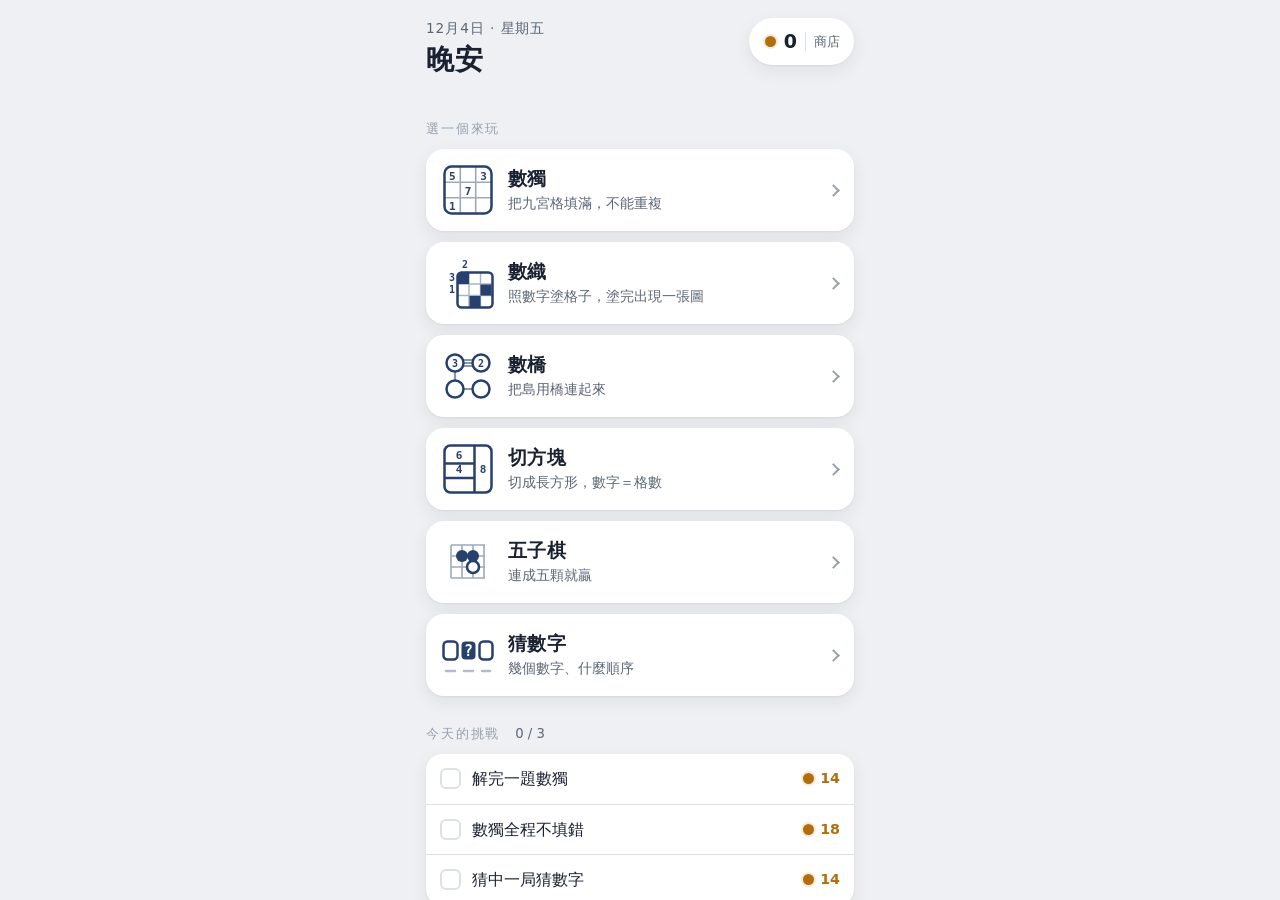
<file: index.html>
<meta charset="utf-8">
<title>動動腦</title>
<meta name="viewport" content="width=device-width, initial-scale=1, viewport-fit=cover">
<meta name="theme-color" content="#EEF0F3">
<meta name="description" content="給爸媽在手機上玩的益智遊戲：數獨、五子棋、猜數字。">

<!-- 加到主畫面之後不顯示網址列 -->
<meta name="mobile-web-app-capable" content="yes">
<meta name="apple-mobile-web-app-capable" content="yes">
<meta name="apple-mobile-web-app-status-bar-style" content="default">
<meta name="apple-mobile-web-app-title" content="動動腦">

<!-- 圖示（圖檔由 tools/make-icons.js 產生，不要手改） -->
<link rel="icon" type="image/svg+xml" href="icon.svg">
<link rel="icon" type="image/png" sizes="192x192" href="icon-192.png">
<link rel="apple-touch-icon" href="apple-touch-icon.png">
<link rel="manifest" href="manifest.webmanifest">

<style>
/* === styles.css === */
/* ============ tokens ============ */
:root {
  --bg: #EEF0F3;
  --surface: #FFFFFF;
  --surface-2: #F7F8FA;
  --ink: #1A2130;
  --ink-soft: #5B6675;
  --ink-faint: #97A0AE;
  --line: #DCE0E7;
  --accent: #27406E;
  --on-accent: #FFFFFF;
  --accent-soft: #E3E8F2;
  --bull: #15734F;
  --bull-soft: #DCEFE6;
  --cow: #B26E0E;
  --cow-soft: #F6EBD6;
  --shadow: 0 1px 2px rgba(26,33,48,.06), 0 6px 18px rgba(26,33,48,.07);

  --sans: "PingFang TC", "Noto Sans TC", "Microsoft JhengHei", "Hiragino Sans", system-ui, sans-serif;
  --mono: ui-monospace, "SF Mono", "Cascadia Mono", Menlo, Consolas, monospace;
}

@media (prefers-color-scheme: dark) {
  :root {
    --bg: #10141B;
    --surface: #1A202A;
    --surface-2: #212936;
    --ink: #E9ECF2;
    --ink-soft: #9AA4B4;
    --ink-faint: #6B7686;
    --line: #2B3441;
    --accent: #8FAADF;
    --on-accent: #10141B;
    --accent-soft: #24303F;
    --bull: #46C48D;
    --bull-soft: #1B3A2E;
    --cow: #E3A93F;
    --cow-soft: #3A2F19;
    --shadow: 0 1px 2px rgba(0,0,0,.3), 0 6px 18px rgba(0,0,0,.35);
  }
}

:root[data-theme="dark"] {
  --bg: #10141B;
  --surface: #1A202A;
  --surface-2: #212936;
  --ink: #E9ECF2;
  --ink-soft: #9AA4B4;
  --ink-faint: #6B7686;
  --line: #2B3441;
  --accent: #8FAADF;
  --on-accent: #10141B;
  --accent-soft: #24303F;
  --bull: #46C48D;
  --bull-soft: #1B3A2E;
  --cow: #E3A93F;
  --cow-soft: #3A2F19;
  --shadow: 0 1px 2px rgba(0,0,0,.3), 0 6px 18px rgba(0,0,0,.35);
}

:root[data-theme="light"] {
  --bg: #EEF0F3;
  --surface: #FFFFFF;
  --surface-2: #F7F8FA;
  --ink: #1A2130;
  --ink-soft: #5B6675;
  --ink-faint: #97A0AE;
  --line: #DCE0E7;
  --accent: #27406E;
  --on-accent: #FFFFFF;
  --accent-soft: #E3E8F2;
  --bull: #15734F;
  --bull-soft: #DCEFE6;
  --cow: #B26E0E;
  --cow-soft: #F6EBD6;
  --shadow: 0 1px 2px rgba(26,33,48,.06), 0 6px 18px rgba(26,33,48,.07);
}

/* ============ base ============ */
* { box-sizing: border-box; -webkit-tap-highlight-color: transparent; }

html { font-size: 17px; }
html[data-fs="2"] { font-size: 19.5px; }

body {
  margin: 0;
  background: var(--bg);
  color: var(--ink);
  font-family: var(--sans);
  font-size: 1rem;
  line-height: 1.5;
  overscroll-behavior: none;
}

button { font: inherit; color: inherit; border: none; background: none; cursor: pointer; }
button:focus-visible { outline: 3px solid var(--accent); outline-offset: 2px; }

#app {
  display: flex;
  flex-direction: column;
  height: 100dvh;
  max-width: 460px;
  margin: 0 auto;
}

/* ============ lobby ============ */
.lobby {
  flex: 1 1 auto;
  overflow-y: auto;
  padding: max(18px, env(safe-area-inset-top)) 16px max(24px, env(safe-area-inset-bottom));
}

.date {
  font-size: .8rem;
  color: var(--ink-soft);
  letter-spacing: .07em;
}
.hi {
  font-size: 1.65rem;
  font-weight: 700;
  letter-spacing: .02em;
  margin: 1px 0 16px;
}

.lobtop { display: flex; align-items: flex-start; gap: 12px; margin-bottom: 22px; }

/* 腦力點：一顆有厚度的籌碼，不是星星也不是愛心 */
.coin {
  display: inline-block;
  width: 15px; height: 15px;
  border-radius: 50%;
  background: var(--cow);
  border: 2.5px solid var(--cow-soft);
  flex: 0 0 auto;
  vertical-align: -2px;
}

.purse {
  margin-left: auto;
  flex: 0 0 auto;
  display: flex;
  align-items: center;
  gap: 6px;
  padding: 9px 14px;
  border-radius: 999px;
  background: var(--surface);
  box-shadow: var(--shadow);
}
.purse b { font-size: 1.12rem; font-weight: 700; font-variant-numeric: tabular-nums; }
.purse .shoplb {
  font-size: .76rem;
  color: var(--ink-soft);
  border-left: 1px solid var(--line);
  padding-left: 8px;
  margin-left: 2px;
}
.purse:active { background: var(--surface-2); }

.eyebrow {
  font-size: .78rem;
  letter-spacing: .14em;
  color: var(--ink-faint);
  margin-bottom: 10px;
}
.eyebrow.spaced { margin-top: 28px; }
.eyebrow .cnt { color: var(--ink-soft); letter-spacing: normal; font-variant-numeric: tabular-nums; }

/* ---- 今天的挑戰 ---- */
.quests {
  background: var(--surface);
  border-radius: 16px;
  box-shadow: var(--shadow);
  overflow: hidden;
}
.quest {
  display: flex;
  align-items: center;
  gap: 11px;
  padding: 13px 14px;
  border-bottom: 1px solid var(--line);
}
.quest:last-child { border-bottom: none; }
.quest .tick {
  flex: 0 0 auto;
  width: 21px; height: 21px;
  border-radius: 6px;
  border: 2px solid var(--line);
}
.quest.ok .tick {
  background: var(--bull);
  border-color: var(--bull);
  position: relative;
}
.quest.ok .tick::after {
  content: "";
  position: absolute;
  left: 5.5px; top: 2px;
  width: 5px; height: 10px;
  border-right: 2.5px solid var(--surface);
  border-bottom: 2.5px solid var(--surface);
  transform: rotate(42deg);
}
.quest .qt { font-size: .92rem; }
.quest .qt i { font-style: normal; color: var(--ink-faint); font-variant-numeric: tabular-nums; }
.quest.ok .qt { color: var(--ink-faint); text-decoration: line-through; }
.quest .qc {
  margin-left: auto;
  display: flex;
  align-items: center;
  gap: 4px;
  font-size: .84rem;
  font-weight: 700;
  color: var(--cow);
  font-variant-numeric: tabular-nums;
}
.quest.ok .qc { opacity: .4; }

.cards { display: flex; flex-direction: column; gap: 11px; }

.card {
  display: flex;
  align-items: center;
  gap: 14px;
  width: 100%;
  text-align: left;
  background: var(--surface);
  border-radius: 18px;
  padding: 15px 16px;
  box-shadow: var(--shadow);
  transition: transform .08s;
}
.card:active { transform: scale(.985); }

.card .mark { flex: 0 0 auto; width: 52px; height: 52px; color: var(--accent); }
.card .txt { min-width: 0; display: flex; flex-direction: column; }
.card .nm { font-size: 1.1rem; font-weight: 700; letter-spacing: .02em; line-height: 1.3; }
.card .tg { font-size: .85rem; color: var(--ink-soft); margin-top: 2px; line-height: 1.35; }
.card .sc {
  font-size: .8rem;
  color: var(--bull);
  margin-top: 5px;
  font-variant-numeric: tabular-nums;
}
.card .go {
  margin-left: auto;
  flex: 0 0 auto;
  width: 9px; height: 9px;
  border-right: 2.5px solid var(--ink-faint);
  border-bottom: 2.5px solid var(--ink-faint);
  transform: rotate(-45deg);
}

.card.soon { box-shadow: none; background: transparent; border: 1.5px dashed var(--line); }
.card.soon .mark { color: var(--ink-faint); }
.card.soon .nm { color: var(--ink-soft); }
.card.soon .go { display: none; }
.card.soon .badge {
  margin-left: auto;
  flex: 0 0 auto;
  font-size: .75rem;
  color: var(--ink-soft);
  background: var(--surface-2);
  padding: 4px 10px;
  border-radius: 999px;
}

.prefs {
  display: flex;
  align-items: center;
  gap: 10px;
  margin-top: 26px;
  padding: 10px 6px 0;
  border-top: 1px solid var(--line);
}
.prefs .lb { font-size: .85rem; color: var(--ink-soft); }
.seg { margin-left: auto; display: flex; gap: 4px; background: var(--surface-2); border-radius: 11px; padding: 4px; }
.seg [data-setfs] {
  padding: 8px 16px;
  border-radius: 8px;
  font-size: .9rem;
  color: var(--ink-soft);
}
.seg [data-setfs].on { background: var(--surface); color: var(--ink); font-weight: 700; box-shadow: var(--shadow); }

/* 版本編號：用來確認手機上跑的是不是最新版 */
.ver {
  margin-top: 14px;
  text-align: center;
  font-size: .72rem;
  color: var(--ink-faint);
  font-family: var(--mono);
  letter-spacing: .04em;
}

/* ============ game shell ============ */
.game { display: flex; flex-direction: column; height: 100%; min-height: 0; }

.gamebar {
  flex: 0 0 auto;
  display: flex;
  align-items: center;
  gap: 9px;
  padding: max(10px, env(safe-area-inset-top)) 12px 10px;
}
.iconbtn {
  flex: 0 0 auto;
  width: 44px; height: 44px;
  border-radius: 999px;
  background: var(--surface);
  box-shadow: var(--shadow);
  display: grid; place-items: center;
  font-size: 1.15rem;
  color: var(--ink-soft);
}
.iconbtn:active { background: var(--surface-2); }
.barslot { display: flex; align-items: center; gap: 9px; flex: 1 1 auto; min-width: 0; }

.gamebody { flex: 1 1 auto; display: flex; flex-direction: column; min-height: 0; }

/* ============ sheet ============ */
.veil {
  position: fixed; inset: 0;
  background: rgba(12,16,22,.45);
  display: flex;
  align-items: flex-end;
  justify-content: center;
  opacity: 0;
  pointer-events: none;
  transition: opacity .2s;
  z-index: 20;
}
.veil.on { opacity: 1; pointer-events: auto; }

.sheet {
  width: 100%;
  max-width: 460px;
  background: var(--surface);
  border-radius: 22px 22px 0 0;
  padding: 20px 16px max(20px, env(safe-area-inset-bottom));
  transform: translateY(14px);
  transition: transform .22s ease-out;
  max-height: 88dvh;
  overflow-y: auto;
}
.veil.on .sheet { transform: none; }

.sheet h2 { margin: 0 0 14px; font-size: 1.06rem; letter-spacing: .02em; }
.sheet h2 small { display: block; font-size: .84rem; font-weight: 400; color: var(--ink-soft); margin-top: 4px; }

.opts { display: flex; flex-direction: column; gap: 8px; }
.opt {
  display: flex;
  align-items: center;
  gap: 12px;
  width: 100%;
  text-align: left;
  padding: 14px;
  border-radius: 13px;
  background: var(--surface-2);
  border: 2px solid transparent;
}
.opt.on { border-color: var(--accent); background: var(--accent-soft); }
.opt .nm { font-weight: 700; font-size: 1rem; }
.opt .tag { font-size: .76rem; color: var(--ink-soft); padding: 3px 8px; border-radius: 999px; background: var(--surface); }
.opt .best { margin-left: auto; font-size: .78rem; color: var(--ink-soft); font-variant-numeric: tabular-nums; }

.toggle {
  display: flex;
  align-items: center;
  gap: 12px;
  width: 100%;
  padding: 14px;
  margin-top: 8px;
  border-radius: 13px;
  background: var(--surface-2);
  text-align: left;
}
.toggle .lb { font-size: .92rem; }
.toggle .lb small { display: block; font-size: .78rem; color: var(--ink-soft); }
.sw {
  margin-left: auto;
  width: 50px; height: 30px;
  border-radius: 999px;
  background: var(--line);
  position: relative;
  flex: 0 0 auto;
  transition: background .18s;
}
.sw::after {
  content: "";
  position: absolute; top: 3px; left: 3px;
  width: 24px; height: 24px;
  border-radius: 999px;
  background: var(--surface);
  box-shadow: 0 1px 3px rgba(0,0,0,.25);
  transition: transform .18s;
}
.toggle.on .sw { background: var(--bull); }
.toggle.on .sw::after { transform: translateX(20px); }

/* ---- 商店 ---- */
.purse-big {
  display: flex;
  align-items: center;
  gap: 7px;
  font-size: .95rem;
  color: var(--ink-soft);
  margin-bottom: 14px;
}
.purse-big b { font-size: 1.3rem; color: var(--ink); font-variant-numeric: tabular-nums; }
.purse-big .coin { width: 17px; height: 17px; }

.shopmsg {
  background: var(--bull-soft);
  color: var(--bull);
  font-size: .88rem;
  font-weight: 700;
  padding: 10px 13px;
  border-radius: 11px;
  margin-bottom: 12px;
}

.shopitem {
  display: flex;
  align-items: center;
  gap: 12px;
  padding: 14px;
  border-radius: 13px;
  background: var(--surface-2);
}
.shopitem.got { opacity: .6; }
.shopitem .si-txt { min-width: 0; }
.shopitem .nm { font-weight: 700; font-size: 1rem; }
.shopitem .nm i { font-style: normal; font-size: .78rem; font-weight: 400; color: var(--bull); }
.shopitem .tg { font-size: .82rem; color: var(--ink-soft); margin-top: 2px; }
.si-buy {
  margin-left: auto;
  flex: 0 0 auto;
  display: flex;
  align-items: center;
  gap: 5px;
  height: 44px;
  padding: 0 16px;
  border-radius: 11px;
  background: var(--accent);
  color: var(--on-accent);
  font-weight: 700;
  font-variant-numeric: tabular-nums;
}
.si-buy .coin { border-color: rgba(255,255,255,.35); }
.si-buy.poor { background: var(--line); color: var(--ink-faint); }
.si-buy.poor .coin { background: var(--ink-faint); border-color: transparent; }
.si-got { margin-left: auto; flex: 0 0 auto; font-size: .84rem; color: var(--bull); font-weight: 700; }

/* ---- 怎麼玩 ---- */
.help { display: flex; flex-direction: column; gap: 18px; margin-bottom: 4px; }
.hstep { display: flex; gap: 12px; align-items: flex-start; }
.hnum {
  flex: 0 0 auto;
  width: 26px; height: 26px;
  border-radius: 50%;
  background: var(--accent);
  color: var(--on-accent);
  display: grid; place-items: center;
  font-size: .85rem; font-weight: 700;
  font-variant-numeric: tabular-nums;
}
.hbody { min-width: 0; }
.hbody b { display: block; font-size: 1rem; line-height: 1.4; }
.hnote { font-size: .84rem; color: var(--ink-soft); margin-top: 4px; line-height: 1.5; }
.hnote em { font-style: normal; color: var(--bull); font-weight: 700; }
.hnote u { text-decoration: none; color: var(--cow); font-weight: 700; }

.hrow { display: flex; align-items: center; gap: 4px; margin-top: 9px; flex-wrap: wrap; }
.hclue {
  font-family: var(--mono); font-weight: 700;
  color: var(--ink-soft); font-size: .9rem;
  margin-right: 5px;
}
.hc {
  width: 25px; height: 25px;
  border: 1.5px solid var(--line);
  border-radius: 4px;
  background: var(--surface-2);
  flex: 0 0 auto;
  position: relative;
  display: grid; place-items: center;
  font-family: var(--mono); font-size: .82rem; font-weight: 700;
}
.hc.on { background: var(--accent); border-color: var(--accent); }
.hc.maybe { background: var(--cow-soft); border-color: var(--cow); }
.hc.x::before, .hc.x::after {
  content: ""; position: absolute; left: 22%; top: 47%;
  width: 56%; height: 2px; background: var(--ink-faint);
}
.hc.x::before { transform: rotate(45deg); }
.hc.x::after { transform: rotate(-45deg); }
.harrow { color: var(--ink-faint); margin: 0 3px; font-size: .95rem; }

.hstone { width: 25px; height: 25px; border-radius: 50%; flex: 0 0 auto; }
.hstone.b { background: var(--ink); }
.hstone.w { background: var(--surface); border: 2px solid var(--ink); }

.btn-main {
  width: 100%;
  height: 54px;
  margin-top: 14px;
  border-radius: 13px;
  background: var(--accent);
  color: var(--on-accent);
  font-size: 1rem;
  font-weight: 700;
}
.btn-ghost {
  width: 100%;
  height: 50px;
  margin-top: 8px;
  border-radius: 13px;
  background: var(--surface-2);
  font-size: .95rem;
  color: var(--ink-soft);
}

@media (prefers-reduced-motion: reduce) {
  * { animation: none !important; transition: none !important; }
}


/* === games/guess.css === */
/* ============ 猜數字 ============ */
.g-mode {
  display: flex;
  align-items: baseline;
  gap: 8px;
  padding: 8px 14px;
  border-radius: 999px;
  background: var(--surface);
  box-shadow: var(--shadow);
}
.g-mode b { font-size: 1rem; font-weight: 700; letter-spacing: .01em; }
.g-mode span { font-size: .78rem; color: var(--ink-soft); }
.g-mode::after {
  content: "";
  width: 7px; height: 7px;
  border-right: 2px solid var(--ink-faint);
  border-bottom: 2px solid var(--ink-faint);
  transform: translateY(-2px) rotate(45deg);
  margin-left: 2px;
}

.g-board {
  flex: 1 1 auto;
  overflow-y: auto;
  padding: 4px 14px 12px;
  -webkit-overflow-scrolling: touch;
}

.g-empty {
  text-align: center;
  color: var(--ink-soft);
  padding: 22px 18px;
  font-size: .92rem;
  line-height: 1.75;
}
.g-empty b { display: block; color: var(--ink); font-size: 1rem; margin-bottom: 6px; }
.g-empty i { font-style: normal; color: var(--bull); font-weight: 700; }
.g-empty u { text-decoration: none; color: var(--cow); font-weight: 700; }

.g-rows { display: flex; flex-direction: column; gap: 8px; }

.g-row {
  display: flex;
  align-items: center;
  gap: 10px;
  background: var(--surface);
  border-radius: 14px;
  padding: 9px 12px;
  box-shadow: var(--shadow);
  animation: g-pop .22s ease-out;
}
@keyframes g-pop { from { opacity: 0; transform: translateY(-6px); } }

.g-row .no { font-size: 13px; color: var(--ink-faint); font-variant-numeric: tabular-nums; min-width: 20px; }
.g-row .digits {
  font-family: var(--mono);
  font-size: 26px;
  font-weight: 700;
  letter-spacing: .18em;
  font-variant-numeric: tabular-nums;
}
.g-row .marks { margin-left: auto; display: flex; gap: 6px; }

.g-mark {
  font-family: var(--mono);
  font-size: 15px;
  font-weight: 700;
  padding: 4px 9px;
  border-radius: 8px;
  font-variant-numeric: tabular-nums;
}
.g-mark.a { color: var(--bull); background: var(--bull-soft); }
.g-mark.b { color: var(--cow); background: var(--cow-soft); }
.g-mark.z { color: var(--ink-faint); background: var(--surface-2); }

.g-pad {
  flex: 0 0 auto;
  padding: 12px 12px max(12px, env(safe-area-inset-bottom));
  background: var(--surface);
  border-top: 1px solid var(--line);
  border-radius: 20px 20px 0 0;
  box-shadow: 0 -8px 24px rgba(26,33,48,.06);
}

.g-slots { display: flex; justify-content: center; gap: 8px; margin-bottom: 12px; }
.g-slot {
  width: 46px; height: 54px;
  border-radius: 11px;
  background: var(--surface-2);
  border: 2px solid var(--line);
  display: grid; place-items: center;
  font-family: var(--mono);
  font-size: 28px;
  font-weight: 700;
  font-variant-numeric: tabular-nums;
}
.g-slot.filled { border-color: var(--accent); color: var(--ink); background: var(--surface); }
.g-slot.next { border-color: var(--accent); border-style: dashed; }

.g-keys { display: grid; grid-template-columns: repeat(5, 1fr); gap: 7px; }
.g-key {
  height: 56px;
  border-radius: 12px;
  background: var(--surface-2);
  border: 1px solid var(--line);
  font-family: var(--mono);
  font-size: 25px;
  font-weight: 700;
  font-variant-numeric: tabular-nums;
  transition: transform .06s;
}
.g-key:active { transform: scale(.94); background: var(--accent-soft); }
.g-key.off { color: var(--ink-faint); opacity: .42; text-decoration: line-through; text-decoration-thickness: 2px; }
.g-key.used { color: var(--ink-faint); opacity: .5; }

.g-actions { display: grid; grid-template-columns: 1fr 1.6fr; gap: 7px; margin-top: 7px; }
.g-act {
  height: 56px;
  border-radius: 12px;
  font-size: 1.05rem;
  font-weight: 700;
  background: var(--surface-2);
  border: 1px solid var(--line);
  color: var(--ink-soft);
}
.g-act:active { transform: scale(.97); }
.g-act.go { background: var(--accent); border-color: var(--accent); color: var(--on-accent); letter-spacing: .08em; }
.g-act[disabled] { opacity: .38; }

.g-tip { text-align: center; font-size: .82rem; color: var(--cow); margin-top: 9px; min-height: 20px; }

.g-win { text-align: center; }
.g-win .big {
  font-family: var(--mono);
  font-size: 44px;
  font-weight: 700;
  letter-spacing: .18em;
  color: var(--bull);
  margin: 4px 0 2px;
}
.g-win .cap { font-size: .92rem; color: var(--ink-soft); }
.g-win .steps { font-size: 1.1rem; font-weight: 700; margin-bottom: 14px; }
.g-win .steps em { font-style: normal; color: var(--bull); font-variant-numeric: tabular-nums; }
.g-win .earn {
  display: flex;
  align-items: center;
  justify-content: center;
  gap: 6px;
  font-size: .95rem;
  font-weight: 700;
  color: var(--cow);
  background: var(--cow-soft);
  border-radius: 11px;
  padding: 9px 12px;
  margin-bottom: 8px;
}
.g-win .earn.bonus { font-size: .85rem; flex-wrap: wrap; }

.g-hintbtn { width: auto; padding: 0 12px; gap: 5px; }
.g-hintbtn .n { font-size: .9rem; font-weight: 700; color: var(--ink); font-variant-numeric: tabular-nums; }

.opt.lockrow { opacity: .62; }
.opt.lockrow .best { color: var(--cow); font-weight: 700; }

@media (max-height: 640px) {
  .g-slot { height: 46px; width: 42px; font-size: 24px; }
  .g-key { height: 50px; font-size: 23px; }
  .g-act { height: 50px; }
}


/* === games/sudoku.css === */
/* ============ 數獨 ============ */
.s-top {
  flex: 0 0 auto;
  display: flex;
  align-items: center;
  justify-content: center;
  padding: 2px 14px 10px;
}
.s-time {
  font-family: var(--mono);
  font-size: 15px;
  color: var(--ink-soft);
  font-variant-numeric: tabular-nums;
}
.s-time.hidden { visibility: hidden; }

.s-wrap {
  flex: 1 1 auto;
  display: flex;
  align-items: center;
  justify-content: center;
  padding: 0 12px;
  min-height: 0;
}

.s-grid {
  display: grid;
  width: 100%;
  max-width: min(100%, 62dvh);
  aspect-ratio: 1;
  background: var(--line);
  border: 2.5px solid var(--ink-soft);
  border-radius: 8px;
  overflow: hidden;
  gap: 1px;
}

.s-cell {
  background: var(--surface);
  display: grid;
  place-items: center;
  font-family: var(--mono);
  font-weight: 700;
  font-variant-numeric: tabular-nums;
  color: var(--accent);
  padding: 0;
  line-height: 1;
  position: relative;
}
.s-cell.given { color: var(--ink); background: var(--surface-2); }
.s-cell.peer { background: var(--accent-soft); }
.s-cell.given.peer { background: var(--accent-soft); }
.s-cell.same { background: var(--bull-soft); }
.s-cell.sel { background: var(--accent); color: var(--on-accent); }
.s-cell.sel.given { color: var(--on-accent); }
.s-cell.bad { color: #D64545; }
:root[data-theme="dark"] .s-cell.bad { color: #FF8A8A; }
@media (prefers-color-scheme: dark) { .s-cell.bad { color: #FF8A8A; } }
:root[data-theme="light"] .s-cell.bad { color: #D64545; }
.s-cell.sel.bad { color: #FFD9D9; }

/* 粗線：宮的邊界 */
.s-cell.br { box-shadow: 2px 0 0 0 var(--ink-soft); z-index: 1; }
.s-cell.bb { box-shadow: 0 2px 0 0 var(--ink-soft); z-index: 1; }
.s-cell.br.bb { box-shadow: 2px 0 0 0 var(--ink-soft), 0 2px 0 0 var(--ink-soft); }

.s-notes {
  display: grid;
  width: 100%; height: 100%;
  padding: 2px;
  gap: 0;
  font-size: 9px;
  font-weight: 400;
  color: var(--ink-faint);
}
.s-notes span { display: grid; place-items: center; }

.s-pad {
  flex: 0 0 auto;
  padding: 12px 12px max(12px, env(safe-area-inset-bottom));
  background: var(--surface);
  border-top: 1px solid var(--line);
  border-radius: 20px 20px 0 0;
  box-shadow: 0 -8px 24px rgba(26,33,48,.06);
}

.s-keys { display: grid; gap: 7px; }
.s-key {
  height: 54px;
  border-radius: 12px;
  background: var(--surface-2);
  border: 1px solid var(--line);
  font-family: var(--mono);
  font-size: 25px;
  font-weight: 700;
  font-variant-numeric: tabular-nums;
  transition: transform .06s;
}
.s-key:active { transform: scale(.94); background: var(--accent-soft); }
.s-key.done { color: var(--ink-faint); opacity: .4; }

.s-actions { display: grid; grid-template-columns: 1fr 1fr; gap: 7px; margin-top: 7px; }
.s-act {
  height: 52px;
  border-radius: 12px;
  font-size: 1rem;
  font-weight: 700;
  background: var(--surface-2);
  border: 1px solid var(--line);
  color: var(--ink-soft);
}
.s-act:active { transform: scale(.97); }
.s-act.on { background: var(--accent); border-color: var(--accent); color: var(--on-accent); }
.s-act .st { font-size: .8rem; font-weight: 400; opacity: .8; margin-left: 4px; }

.s-tip { text-align: center; font-size: .82rem; color: var(--cow); margin-top: 8px; min-height: 20px; }

.s-loading { text-align: center; color: var(--ink-soft); padding: 40px 20px; font-size: .95rem; }

.s-win { text-align: center; }
.s-win .cap { font-size: .92rem; color: var(--ink-soft); }
.s-win .big {
  font-family: var(--mono);
  font-size: 40px;
  font-weight: 700;
  color: var(--bull);
  margin: 2px 0 4px;
  font-variant-numeric: tabular-nums;
}
.s-win .steps { font-size: 1rem; font-weight: 700; margin-bottom: 14px; }
.s-win .earn {
  display: flex; align-items: center; justify-content: center; gap: 6px;
  font-size: .95rem; font-weight: 700;
  color: var(--cow); background: var(--cow-soft);
  border-radius: 11px; padding: 9px 12px; margin-bottom: 8px;
}
.s-win .earn.bonus { font-size: .85rem; flex-wrap: wrap; }


/* === games/nonogram.css === */
/* ============ 數織 ============ */
.n-wrap {
  flex: 1 1 auto;
  display: flex;
  align-items: center;
  justify-content: center;
  padding: 0 10px;
  min-height: 0;
}

.n-grid {
  display: grid;
  width: 100%;
  max-width: min(100%, 66dvh);
  aspect-ratio: 1;
  gap: 0;
}

.n-clue {
  display: grid;
  place-items: center;
  font-family: var(--mono);
  font-weight: 700;
  color: var(--ink-soft);
  font-variant-numeric: tabular-nums;
  line-height: 1;
}
.n-clue.done { color: var(--ink-faint); opacity: .45; }
.n-corner { background: transparent; }

.n-cell {
  background: var(--surface);
  border: 1px solid var(--line);
  padding: 0;
  position: relative;
}
.n-cell.fill { background: var(--accent); border-color: var(--accent); }
.n-cell.cross::before,
.n-cell.cross::after {
  content: "";
  position: absolute;
  left: 25%; top: 48%;
  width: 50%; height: 2px;
  background: var(--ink-faint);
}
.n-cell.cross::before { transform: rotate(45deg); }
.n-cell.cross::after { transform: rotate(-45deg); }
.n-cell.bad { background: #D64545; border-color: #D64545; }
@media (prefers-color-scheme: dark) { .n-cell.bad { background: #B33; border-color: #B33; } }
:root[data-theme="dark"] .n-cell.bad { background: #B33; border-color: #B33; }
:root[data-theme="light"] .n-cell.bad { background: #D64545; border-color: #D64545; }

/* 每五格加粗線，眼睛才數得動 */
.n-cell.b5l { border-left-width: 2px; border-left-color: var(--ink-faint); }
.n-cell.b5t { border-top-width: 2px; border-top-color: var(--ink-faint); }
.n-cell.edgeR { border-right-width: 2px; border-right-color: var(--ink-faint); }
.n-cell.edgeB { border-bottom-width: 2px; border-bottom-color: var(--ink-faint); }

.n-pad {
  flex: 0 0 auto;
  padding: 12px 12px max(12px, env(safe-area-inset-bottom));
  background: var(--surface);
  border-top: 1px solid var(--line);
  border-radius: 20px 20px 0 0;
  box-shadow: 0 -8px 24px rgba(26,33,48,.06);
}
.n-modes { display: grid; grid-template-columns: 1fr 1fr; gap: 8px; }
.n-mode {
  height: 58px;
  border-radius: 12px;
  background: var(--surface-2);
  border: 2px solid var(--line);
  font-size: 1.05rem;
  font-weight: 700;
  color: var(--ink-soft);
  display: flex;
  align-items: center;
  justify-content: center;
  gap: 9px;
}
.n-mode.on { border-color: var(--accent); background: var(--accent-soft); color: var(--ink); }
.n-swatch { width: 20px; height: 20px; border-radius: 5px; flex: 0 0 auto; position: relative; }
.n-swatch.f { background: var(--accent); }
.n-swatch.x { border: 2px solid var(--ink-faint); }
.n-swatch.x::before, .n-swatch.x::after {
  content: ""; position: absolute; left: 15%; top: 45%; width: 70%; height: 2px; background: var(--ink-faint);
}
.n-swatch.x::before { transform: rotate(45deg); }
.n-swatch.x::after { transform: rotate(-45deg); }

.n-actions { display: grid; grid-template-columns: 1fr 1fr; gap: 8px; margin-top: 8px; }
.n-act {
  height: 48px;
  border-radius: 12px;
  background: var(--surface-2);
  border: 1px solid var(--line);
  font-size: .95rem;
  color: var(--ink-soft);
}
.n-act:active { transform: scale(.97); }

.n-tip { text-align: center; font-size: .82rem; color: var(--cow); margin-top: 8px; min-height: 20px; }
.n-loading { text-align: center; color: var(--ink-soft); padding: 40px 20px; font-size: .95rem; }

.n-win { text-align: center; }
.n-win .cap { font-size: .92rem; color: var(--ink-soft); }
.n-win .big {
  font-family: var(--mono);
  font-size: 38px;
  font-weight: 700;
  color: var(--bull);
  margin: 2px 0 4px;
  font-variant-numeric: tabular-nums;
}
.n-win .steps { font-size: 1rem; font-weight: 700; margin-bottom: 12px; }
.n-win .earn {
  display: flex; align-items: center; justify-content: center; gap: 6px;
  font-size: .95rem; font-weight: 700;
  color: var(--cow); background: var(--cow-soft);
  border-radius: 11px; padding: 9px 12px; margin-bottom: 8px;
}
.n-win .earn.bonus { font-size: .85rem; flex-wrap: wrap; }

/* 解完把圖單獨秀出來 */
.n-pic {
  display: grid;
  width: 148px;
  margin: 0 auto 12px;
  aspect-ratio: 1;
  gap: 1px;
  background: var(--line);
  border: 2px solid var(--ink-soft);
  border-radius: 6px;
  overflow: hidden;
}
.n-pic i { background: var(--surface); }
.n-pic i.on { background: var(--ink); }


/* === games/hashi.css === */
/* ============ 數橋 ============ */
.h-wrap {
  flex: 1 1 auto;
  display: flex;
  align-items: center;
  justify-content: center;
  padding: 0 10px;
  min-height: 0;
}

.h-board {
  display: grid;
  width: 100%;
  max-width: min(100%, 64dvh);
  aspect-ratio: 1;
  background: var(--surface);
  border-radius: 12px;
  box-shadow: var(--shadow);
  padding: 4px;
}

.h-cell { position: relative; }
/* 有橋的格子本身可以點 —— 點一下拆一座，不用再繞一圈 */
.h-cell.hasbr { cursor: pointer; }
.h-cell.hasbr::after {
  content: "";
  position: absolute;
  inset: -2px;                     /* 把可點範圍撐大一點，手指才好按 */
}

/* 橋：畫在兩座島中間的格子裡 */
.h-br { position: absolute; background: var(--accent); }
.h-br.h1 { left: -1px; right: -1px; top: 50%; height: 3px; transform: translateY(-50%); }
.h-br.h2a { left: -1px; right: -1px; top: 50%; height: 3px; transform: translateY(-160%); }
.h-br.h2b { left: -1px; right: -1px; top: 50%; height: 3px; transform: translateY(60%); }
.h-br.v1 { top: -1px; bottom: -1px; left: 50%; width: 3px; transform: translateX(-50%); }
.h-br.v2a { top: -1px; bottom: -1px; left: 50%; width: 3px; transform: translateX(-160%); }
.h-br.v2b { top: -1px; bottom: -1px; left: 50%; width: 3px; transform: translateX(60%); }

.h-isle {
  position: absolute;
  inset: 6%;
  border-radius: 50%;
  background: var(--surface);
  border: 2.5px solid var(--ink-soft);
  color: var(--ink);
  display: grid;
  place-items: center;
  font-family: var(--mono);
  font-weight: 700;
  font-variant-numeric: tabular-nums;
  padding: 0;
  z-index: 2;
}
.h-isle.done { border-color: var(--bull); background: var(--bull-soft); color: var(--bull); }
.h-isle.over { border-color: #D64545; background: #D6454522; color: #D64545; }
.h-isle.sel {
  border-color: var(--accent);
  background: var(--accent);
  color: var(--on-accent);
  box-shadow: 0 0 0 4px var(--accent-soft);
}
/* 撥的時候，正要連到的那座島先亮起來 */
.h-isle.aim {
  border-color: var(--accent);
  border-style: dashed;
  background: var(--accent-soft);
  color: var(--ink);
  box-shadow: 0 0 0 4px var(--accent-soft);
}

.h-board { touch-action: none; }

.h-pad {
  flex: 0 0 auto;
  padding: 12px 12px max(12px, env(safe-area-inset-bottom));
  background: var(--surface);
  border-top: 1px solid var(--line);
  border-radius: 20px 20px 0 0;
  box-shadow: 0 -8px 24px rgba(26,33,48,.06);
}
.h-actions { display: grid; grid-template-columns: 1fr 1fr; gap: 8px; }
.h-act {
  height: 54px;
  border-radius: 12px;
  background: var(--surface-2);
  border: 1px solid var(--line);
  font-size: 1rem;
  font-weight: 700;
  color: var(--ink-soft);
}
.h-act:active { transform: scale(.97); }

.h-tip { text-align: center; font-size: .84rem; color: var(--cow); margin-top: 9px; min-height: 21px; }
.h-tip.good { color: var(--bull); }
.h-loading { text-align: center; color: var(--ink-soft); padding: 40px 20px; font-size: .95rem; }

.h-win { text-align: center; }
.h-win .cap { font-size: .92rem; color: var(--ink-soft); }
.h-win .big {
  font-family: var(--mono);
  font-size: 38px;
  font-weight: 700;
  color: var(--bull);
  margin: 2px 0 4px;
  font-variant-numeric: tabular-nums;
}
.h-win .steps { font-size: 1rem; font-weight: 700; margin-bottom: 12px; }
.h-win .earn {
  display: flex; align-items: center; justify-content: center; gap: 6px;
  font-size: .95rem; font-weight: 700;
  color: var(--cow); background: var(--cow-soft);
  border-radius: 11px; padding: 9px 12px; margin-bottom: 8px;
}
.h-win .earn.bonus { font-size: .85rem; flex-wrap: wrap; }

/* 說明裡的小島 */
.hisle-demo {
  width: 30px; height: 30px;
  border-radius: 50%;
  border: 2.5px solid var(--ink-soft);
  display: inline-grid;
  place-items: center;
  font-family: var(--mono);
  font-weight: 700;
  font-size: .85rem;
  flex: 0 0 auto;
}
.hisle-demo.ok { border-color: var(--bull); background: var(--bull-soft); color: var(--bull); }
.hbridge-demo { width: 40px; height: 3px; background: var(--accent); flex: 0 0 auto; }
.hbridge-demo.dbl {
  height: 11px;
  background: linear-gradient(var(--accent) 0 3px, transparent 3px 8px, var(--accent) 8px 11px);
}


/* === games/shikaku.css === */
/* ============ 切方塊 ============ */
.q-wrap {
  flex: 1 1 auto;
  display: flex;
  align-items: center;
  justify-content: center;
  padding: 0 10px;
  min-height: 0;
}

.q-grid {
  display: grid;
  width: 100%;
  max-width: min(100%, 66dvh);
  aspect-ratio: 1;
  background: var(--line);
  border: 2.5px solid var(--ink-soft);
  border-radius: 8px;
  overflow: hidden;
  gap: 1px;
  touch-action: none;
  user-select: none;
}

.q-cell {
  background: var(--surface);
  display: grid;
  place-items: center;
  font-family: var(--mono);
  font-weight: 700;
  font-variant-numeric: tabular-nums;
  color: var(--ink);
  padding: 0;
  position: relative;
}

/* 已經圈起來的區塊：底色輪流換，相鄰的才分得出來 */
.q-cell.t0 { background: #DCE6F5; }
.q-cell.t1 { background: #DDEFE4; }
.q-cell.t2 { background: #F6E9D6; }
.q-cell.t3 { background: #E8E2F3; }
@media (prefers-color-scheme: dark) {
  .q-cell.t0 { background: #22304A; }
  .q-cell.t1 { background: #1E3A30; }
  .q-cell.t2 { background: #3A3020; }
  .q-cell.t3 { background: #2E2842; }
}
:root[data-theme="dark"] .q-cell.t0 { background: #22304A; }
:root[data-theme="dark"] .q-cell.t1 { background: #1E3A30; }
:root[data-theme="dark"] .q-cell.t2 { background: #3A3020; }
:root[data-theme="dark"] .q-cell.t3 { background: #2E2842; }
:root[data-theme="light"] .q-cell.t0 { background: #DCE6F5; }
:root[data-theme="light"] .q-cell.t1 { background: #DDEFE4; }
:root[data-theme="light"] .q-cell.t2 { background: #F6E9D6; }
:root[data-theme="light"] .q-cell.t3 { background: #E8E2F3; }

/* 區塊外框：只在跟隔壁不同塊的那一邊畫線 */
.q-cell.eT { box-shadow: inset 0 3px 0 0 var(--ink-soft); }
.q-cell.eB { box-shadow: inset 0 -3px 0 0 var(--ink-soft); }
.q-cell.eL { box-shadow: inset 3px 0 0 0 var(--ink-soft); }
.q-cell.eR { box-shadow: inset -3px 0 0 0 var(--ink-soft); }
.q-cell.eT.eB { box-shadow: inset 0 3px 0 0 var(--ink-soft), inset 0 -3px 0 0 var(--ink-soft); }
.q-cell.eT.eL { box-shadow: inset 0 3px 0 0 var(--ink-soft), inset 3px 0 0 0 var(--ink-soft); }
.q-cell.eT.eR { box-shadow: inset 0 3px 0 0 var(--ink-soft), inset -3px 0 0 0 var(--ink-soft); }
.q-cell.eB.eL { box-shadow: inset 0 -3px 0 0 var(--ink-soft), inset 3px 0 0 0 var(--ink-soft); }
.q-cell.eB.eR { box-shadow: inset 0 -3px 0 0 var(--ink-soft), inset -3px 0 0 0 var(--ink-soft); }
.q-cell.eL.eR { box-shadow: inset 3px 0 0 0 var(--ink-soft), inset -3px 0 0 0 var(--ink-soft); }
.q-cell.eT.eB.eL { box-shadow: inset 0 3px 0 0 var(--ink-soft), inset 0 -3px 0 0 var(--ink-soft), inset 3px 0 0 0 var(--ink-soft); }
.q-cell.eT.eB.eR { box-shadow: inset 0 3px 0 0 var(--ink-soft), inset 0 -3px 0 0 var(--ink-soft), inset -3px 0 0 0 var(--ink-soft); }
.q-cell.eT.eL.eR { box-shadow: inset 0 3px 0 0 var(--ink-soft), inset 3px 0 0 0 var(--ink-soft), inset -3px 0 0 0 var(--ink-soft); }
.q-cell.eB.eL.eR { box-shadow: inset 0 -3px 0 0 var(--ink-soft), inset 3px 0 0 0 var(--ink-soft), inset -3px 0 0 0 var(--ink-soft); }
.q-cell.eT.eB.eL.eR { box-shadow: inset 0 3px 0 0 var(--ink-soft), inset 0 -3px 0 0 var(--ink-soft), inset 3px 0 0 0 var(--ink-soft), inset -3px 0 0 0 var(--ink-soft); }

/* 圈錯的區塊（格數跟數字對不上、或圈到兩個數字） */
.q-cell.bad { background: #F6DADA; }
@media (prefers-color-scheme: dark) { .q-cell.bad { background: #4A2626; } }
:root[data-theme="dark"] .q-cell.bad { background: #4A2626; }
:root[data-theme="light"] .q-cell.bad { background: #F6DADA; }

.q-cell.clue { font-weight: 700; }
.q-cell .num {
  display: grid;
  place-items: center;
  width: 74%; height: 74%;
  border-radius: 50%;
  background: var(--surface);
  border: 2px solid var(--ink);
  line-height: 1;
}
.q-cell.drag { outline: 3px solid var(--accent); outline-offset: -3px; z-index: 3; }
/* 擋路的舊塊：拖曳中就先閃一下，讓人知道圈不成 */
.q-cell.clash { outline: 3px solid #D64545; outline-offset: -3px; z-index: 2; }
/* 圈不成的預覽框改成紅色 */
.q-cell.drag.no { outline-color: #D64545; }

.q-pad {
  flex: 0 0 auto;
  padding: 12px 12px max(12px, env(safe-area-inset-bottom));
  background: var(--surface);
  border-top: 1px solid var(--line);
  border-radius: 20px 20px 0 0;
  box-shadow: 0 -8px 24px rgba(26,33,48,.06);
}
.q-actions { display: grid; grid-template-columns: 1fr 1fr; gap: 8px; }
.q-act {
  height: 54px;
  border-radius: 12px;
  background: var(--surface-2);
  border: 1px solid var(--line);
  font-size: 1rem;
  font-weight: 700;
  color: var(--ink-soft);
}
.q-act:active { transform: scale(.97); }

.q-tip { text-align: center; font-size: .84rem; color: var(--cow); margin-top: 9px; min-height: 21px; }
.q-tip.good { color: var(--bull); }
.q-loading { text-align: center; color: var(--ink-soft); padding: 40px 20px; font-size: .95rem; }

.q-win { text-align: center; }
.q-win .cap { font-size: .92rem; color: var(--ink-soft); }
.q-win .big {
  font-family: var(--mono); font-size: 38px; font-weight: 700;
  color: var(--bull); margin: 2px 0 4px; font-variant-numeric: tabular-nums;
}
.q-win .steps { font-size: 1rem; font-weight: 700; margin-bottom: 12px; }
.q-win .earn {
  display: flex; align-items: center; justify-content: center; gap: 6px;
  font-size: .95rem; font-weight: 700;
  color: var(--cow); background: var(--cow-soft);
  border-radius: 11px; padding: 9px 12px; margin-bottom: 8px;
}
.q-win .earn.bonus { font-size: .85rem; flex-wrap: wrap; }

/* 說明用的小圖 */
.qdemo { display: grid; gap: 2px; margin-top: 9px; }
.qdemo div {
  aspect-ratio: 1; border-radius: 3px;
  background: var(--surface-2);
  display: grid; place-items: center;
  font-family: var(--mono); font-size: .8rem; font-weight: 700;
}
.qdemo div.a { background: #DCE6F5; }
.qdemo div.b { background: #DDEFE4; }
:root[data-theme="dark"] .qdemo div.a { background: #22304A; }
:root[data-theme="dark"] .qdemo div.b { background: #1E3A30; }
@media (prefers-color-scheme: dark) {
  .qdemo div.a { background: #22304A; }
  .qdemo div.b { background: #1E3A30; }
}


/* === games/gomoku.css === */
/* ============ 五子棋 ============ */
.k-status {
  flex: 0 0 auto;
  text-align: center;
  font-size: .92rem;
  color: var(--ink-soft);
  padding: 2px 14px 8px;
  min-height: 26px;
}
.k-status b { color: var(--ink); }
.k-status.think { color: var(--accent); }

.k-wrap {
  flex: 1 1 auto;
  display: flex;
  align-items: center;
  justify-content: center;
  padding: 0 12px;
  min-height: 0;
  position: relative;
}

.k-board {
  position: relative;
  width: 100%;
  max-width: min(100%, 58dvh);
  aspect-ratio: 1;
  background: var(--surface);
  border-radius: 10px;
  box-shadow: var(--shadow);
  touch-action: none;
  user-select: none;
}

.k-lines { position: absolute; inset: 0; width: 100%; height: 100%; }
.k-lines line { stroke: var(--ink-faint); stroke-width: 1; opacity: .6; }
.k-lines circle { fill: var(--ink-faint); opacity: .7; }

.k-cells {
  position: absolute; inset: 0;
  display: grid;
}
.k-cell { position: relative; padding: 0; background: none; border: none; }

.k-stone {
  position: absolute;
  left: 50%; top: 50%;
  width: 78%; height: 78%;
  transform: translate(-50%, -50%);
  border-radius: 50%;
  pointer-events: none;
}
.k-stone.me { background: var(--ink); box-shadow: inset -1px -2px 3px rgba(255,255,255,.18); }
.k-stone.ai {
  background: var(--surface);
  border: 2px solid var(--ink);
  box-shadow: inset 1px 2px 3px rgba(0,0,0,.12);
}
.k-stone.last::after {
  content: "";
  position: absolute;
  left: 50%; top: 50%;
  width: 30%; height: 30%;
  transform: translate(-50%, -50%);
  border-radius: 50%;
  background: var(--cow);
}
.k-cell.win .k-stone { box-shadow: 0 0 0 3px var(--bull); }

.k-ghost {
  position: absolute;
  left: 50%; top: 50%;
  width: 78%; height: 78%;
  transform: translate(-50%, -50%);
  border-radius: 50%;
  border: 2.5px dashed var(--accent);
  pointer-events: none;
}

/* 手指會擋住棋盤，按住時在上面放一個放大鏡 */
.k-zoom {
  position: absolute;
  top: 6px;
  width: 132px;
  padding: 8px;
  background: var(--surface);
  border: 2px solid var(--accent);
  border-radius: 14px;
  box-shadow: 0 8px 24px rgba(12,16,22,.28);
  z-index: 5;
  pointer-events: none;
}
.k-zoom.left { left: 14px; }
.k-zoom.right { right: 14px; }
.k-zoom .zg {
  display: grid;
  grid-template-columns: repeat(5, 1fr);
  aspect-ratio: 1;
  background:
    repeating-linear-gradient(to right, transparent 0 calc(20% - .5px), var(--ink-faint) calc(20% - .5px) calc(20% + .5px), transparent calc(20% + .5px) 20%),
    repeating-linear-gradient(to bottom, transparent 0 calc(20% - .5px), var(--ink-faint) calc(20% - .5px) calc(20% + .5px), transparent calc(20% + .5px) 20%);
}
.k-zoom .zc { position: relative; }
.k-zoom .zs {
  position: absolute; left: 50%; top: 50%;
  width: 74%; height: 74%;
  transform: translate(-50%, -50%);
  border-radius: 50%;
}
.k-zoom .zs.me { background: var(--ink); }
.k-zoom .zs.ai { background: var(--surface); border: 2px solid var(--ink); }
.k-zoom .zs.pick { border: 2.5px dashed var(--accent); background: transparent; }
.k-zoom .zs.out { background: var(--surface-2); border-radius: 3px; opacity: .5; }
.k-zoom .lb { text-align: center; font-size: .72rem; color: var(--ink-soft); margin-top: 5px; }

.k-pad {
  flex: 0 0 auto;
  padding: 12px 12px max(12px, env(safe-area-inset-bottom));
  background: var(--surface);
  border-top: 1px solid var(--line);
  border-radius: 20px 20px 0 0;
  box-shadow: 0 -8px 24px rgba(26,33,48,.06);
}
.k-actions { display: grid; grid-template-columns: 1fr 1fr; gap: 8px; }
.k-act {
  height: 56px;
  border-radius: 12px;
  font-size: 1.05rem;
  font-weight: 700;
  background: var(--surface-2);
  border: 1px solid var(--line);
  color: var(--ink-soft);
}
.k-act:active { transform: scale(.97); }
.k-act[disabled] { opacity: .38; }
.k-act.main { background: var(--accent); border-color: var(--accent); color: var(--on-accent); }

.k-hint { text-align: center; font-size: .8rem; color: var(--ink-faint); margin-top: 9px; min-height: 19px; }

.k-win { text-align: center; }
.k-win .cap { font-size: .92rem; color: var(--ink-soft); }
.k-win .big { font-size: 1.5rem; font-weight: 700; margin: 4px 0 10px; }
.k-win .big.good { color: var(--bull); }
.k-win .earn {
  display: flex; align-items: center; justify-content: center; gap: 6px;
  font-size: .95rem; font-weight: 700;
  color: var(--cow); background: var(--cow-soft);
  border-radius: 11px; padding: 9px 12px; margin-bottom: 8px;
}
.k-win .earn.bonus { font-size: .85rem; flex-wrap: wrap; }

</style>

<div id="app"></div>
<div class="veil" id="veil"><div class="sheet" id="sheet"></div></div>

<script>
/* === app.js === */
/* ===========================================================
   動動腦 — 外殼
   遊戲登記 / 路由 / 大廳 / 腦力點經濟 / 每日挑戰 / 商店
   遊戲各自是一個模組，用 App.register() 掛進來
   =========================================================== */
var App = (function () {

  var games = [];
  var current = null;
  var appEl, veil, sheetEl;

  /* ---------- 儲存 ---------- */
  function store(k, v) {
    try {
      if (v === undefined) return localStorage.getItem('bg.' + k);
      localStorage.setItem('bg.' + k, v);
    } catch (e) { return null; }
  }
  function num(k) { return parseInt(store(k) || '0', 10); }

  function dayNo() { return Math.floor(new Date().setHours(0, 0, 0, 0) / 86400000); }

  /* ---------- 腦力點 ---------- */
  function coins() { return num('coins'); }
  function addCoins(n) { store('coins', coins() + n); }
  function spend(n) { if (coins() < n) return false; store('coins', coins() - n); return true; }

  /* ---------- 商店 ---------- */
  var SHOP = [
    { id: 'hint', name: '提示券', price: 30, kind: 'item',
      desc: '猜數字用：一次幫你劃掉兩個不在答案裡的數字' },
    { id: 'n5', name: '解鎖　5 位數', price: 150, kind: 'unlock',
      desc: '猜數字的進階難度，多一位就難很多' },
    { id: 'r4', name: '解鎖　數字可重複', price: 400, kind: 'unlock',
      desc: '猜數字最硬的玩法，答案可能出現兩個一樣的數字' }
  ];

  function owns(id) { return store('own.' + id) === '1'; }
  function items(id) { return num('item.' + id); }
  function useItem(id) { var n = items(id); if (n <= 0) return false; store('item.' + id, n - 1); return true; }

  /* ---------- 每日挑戰 ----------
     事件由遊戲回報：finish(結束一局) / win(猜中)
     完成就自動入袋，不用再按一次領取 */
  var CHALLENGES = [
    { id: 'play3',  text: '玩滿 3 局',            goal: 3, coin: 10, hit: function (e) { return e.type === 'finish'; } },
    { id: 'win2',   text: '完成 2 局',            goal: 2, coin: 12, hit: function (e) { return e.type === 'win'; } },
    { id: 'win5',   text: '一天完成 5 局',        goal: 5, coin: 20, hit: function (e) { return e.type === 'win'; } },
    { id: 'sud1',   text: '解完一題數獨',          goal: 1, coin: 14, hit: function (e) { return e.type === 'win' && e.game === 'sudoku'; } },
    { id: 'sudNo',  text: '數獨全程不填錯',        goal: 1, coin: 18, hit: function (e) { return e.type === 'win' && e.game === 'sudoku' && e.mistakes === 0; } },
    { id: 'gue1',   text: '猜中一局猜數字',        goal: 1, coin: 14, hit: function (e) { return e.type === 'win' && e.game === 'guess'; } },
    { id: 'gom1',   text: '五子棋贏電腦一局',      goal: 1, coin: 16, hit: function (e) { return e.type === 'win' && e.game === 'gomoku'; } },
    { id: 'gomTry', text: '下一局五子棋',          goal: 1, coin: 10, hit: function (e) { return e.type === 'finish' && e.game === 'gomoku'; } },
    { id: 'quick',  text: '8 次以內猜中一局',      goal: 1, coin: 15, hit: function (e) { return e.type === 'win' && e.game === 'guess' && e.guesses <= 8; } },
    { id: 'try4',   text: '挑戰一局 4 位數以上',   goal: 1, coin: 12, hit: function (e) { return e.type === 'finish' && e.game === 'guess' && e.len >= 4; } }
  ];

  /* 每天固定挑三個，同一天永遠一樣，不會因為重開而換掉 */
  function todayChallenges() {
    var d = dayNo(), out = [];
    for (var i = 0; i < 3; i++) out.push(CHALLENGES[(d * 3 + i) % CHALLENGES.length]);
    return out;
  }

  function progressKey() { return 'ch.' + dayNo(); }
  function progress() {
    try { return JSON.parse(store(progressKey()) || '{}'); } catch (e) { return {}; }
  }
  function saveProgress(p) { store(progressKey(), JSON.stringify(p)); }

  /* 遊戲呼叫這個回報一局的結果 */
  function report(e) {
    var list = todayChallenges(), p = progress(), earned = 0, done = [];
    for (var i = 0; i < list.length; i++) {
      var c = list[i], cur = p[c.id] || 0;
      if (cur >= c.goal) continue;
      if (c.hit(e)) {
        cur++;
        p[c.id] = cur;
        if (cur >= c.goal) { earned += c.coin; done.push(c.text); }
      }
    }
    saveProgress(p);
    if (earned) addCoins(earned);
    return { earned: earned, done: done };
  }

  /* ---------- 底部面板 ---------- */
  var sheetClick = null, sheetDismiss = null;

  function openSheet(html, onClick, onDismiss) {
    sheetEl.innerHTML = html;
    sheetClick = onClick || null;
    sheetDismiss = onDismiss || null;
    veil.classList.add('on');
  }

  function closeSheet() {
    var wasOpen = veil.classList.contains('on');
    veil.classList.remove('on');
    sheetClick = null;
    var d = sheetDismiss;
    sheetDismiss = null;
    /* 等淡出結束再清掉內容，不然關掉的面板還留在畫面結構裡（螢幕閱讀器會讀到） */
    if (wasOpen) setTimeout(function () {
      if (!veil.classList.contains('on')) sheetEl.innerHTML = '';
    }, 220);
    if (wasOpen && d) d();
  }

  /* ---------- 字體大小 ---------- */
  function applyFontSize() {
    document.documentElement.setAttribute('data-fs', store('fs') === '2' ? '2' : '1');
  }

  /* ---------- 文案小工具 ---------- */
  function greet() {
    var h = new Date().getHours();
    if (h < 5) return '夜深了';
    if (h < 11) return '早安';
    if (h < 18) return '午安';
    return '晚安';
  }
  function dateLine() {
    var d = new Date();
    return (d.getMonth() + 1) + '月' + d.getDate() + '日 · 星期' + ['日','一','二','三','四','五','六'][d.getDay()];
  }

  /* ---------- 大廳 ---------- */
  function lobby() {
    var h = '<div class="lobby">' +
      '<div class="lobtop">' +
        '<div>' +
          '<div class="date">' + dateLine() + '</div>' +
          '<div class="hi">' + greet() + '</div>' +
        '</div>' +
        '<button class="purse" data-shop="1" aria-label="打開商店">' +
          '<span class="coin"></span><b>' + coins() + '</b><span class="shoplb">商店</span>' +
        '</button>' +
      '</div>' +
      '<div class="eyebrow">選一個來玩</div>' +
      '<div class="cards">';

    for (var i = 0; i < games.length; i++) {
      var g = games[i];
      var sc = g.ready && g.score ? g.score() : '';
      h += '<button class="card' + (g.ready ? '' : ' soon') + '" data-go="' + g.id + '"' + (g.ready ? '' : ' disabled') + '>' +
             '<span class="mark">' + g.mark + '</span>' +
             '<span class="txt">' +
               '<span class="nm">' + g.name + '</span>' +
               '<span class="tg">' + g.tagline + '</span>' +
               (sc ? '<span class="sc">' + sc + '</span>' : '') +
             '</span>' +
             (g.ready ? '<span class="go"></span>' : '<span class="badge">準備中</span>') +
           '</button>';
    }
    h += '</div>';

    /* 今天的挑戰 */
    var list = todayChallenges(), p = progress(), doneN = 0;
    for (var j = 0; j < list.length; j++) if ((p[list[j].id] || 0) >= list[j].goal) doneN++;

    h += '<div class="eyebrow spaced">今天的挑戰　<span class="cnt">' + doneN + ' / ' + list.length + '</span></div>' +
         '<div class="quests">';
    for (var k = 0; k < list.length; k++) {
      var c = list[k], cur = Math.min(p[c.id] || 0, c.goal), ok = cur >= c.goal;
      h += '<div class="quest' + (ok ? ' ok' : '') + '">' +
             '<span class="tick"></span>' +
             '<span class="qt">' + c.text + (c.goal > 1 ? ' <i>' + cur + '/' + c.goal + '</i>' : '') + '</span>' +
             '<span class="qc"><span class="coin"></span>' + c.coin + '</span>' +
           '</div>';
    }
    h += '</div>';

    h += '<div class="prefs"><span class="lb">字體大小</span>' +
           '<span class="seg">' +
             '<button data-setfs="1" class="' + (store('fs') === '2' ? '' : 'on') + '">標準</button>' +
             '<button data-setfs="2" class="' + (store('fs') === '2' ? 'on' : '') + '">大</button>' +
           '</span>' +
         '</div>' +
         '<div class="ver">版本 d0e490b</div>' +
       '</div>';

    appEl.innerHTML = h;
  }

  /* ---------- 商店 ---------- */
  function shop(msg) {
    var h = '<h2>商店<small>玩遊戲賺腦力點，這裡花掉</small></h2>' +
            '<div class="purse-big"><span class="coin"></span><b>' + coins() + '</b> 腦力點</div>' +
            (msg ? '<div class="shopmsg">' + msg + '</div>' : '') +
            '<div class="opts">';
    for (var i = 0; i < SHOP.length; i++) {
      var s = SHOP[i];
      var got = s.kind === 'unlock' ? owns(s.id) : false;
      var have = s.kind === 'item' ? items(s.id) : 0;
      var afford = coins() >= s.price;
      h += '<div class="shopitem' + (got ? ' got' : '') + '">' +
             '<div class="si-txt">' +
               '<div class="nm">' + s.name + (have ? ' <i>已有 ' + have + ' 張</i>' : '') + '</div>' +
               '<div class="tg">' + s.desc + '</div>' +
             '</div>' +
             (got
               ? '<span class="si-got">已解鎖</span>'
               : '<button class="si-buy' + (afford ? '' : ' poor') + '" data-buy="' + s.id + '">' +
                   '<span class="coin"></span>' + s.price + '</button>') +
           '</div>';
    }
    h += '</div><button class="btn-main" data-act="close">回大廳</button>';

    openSheet(h, function (b) {
      if (b.dataset.buy) { buy(b.dataset.buy); return; }
      closeSheet();
    }, lobby);
  }

  function buy(id) {
    var s = null;
    for (var i = 0; i < SHOP.length; i++) if (SHOP[i].id === id) s = SHOP[i];
    if (!s) return;
    if (s.kind === 'unlock' && owns(s.id)) return;
    if (coins() < s.price) { shop('腦力點還不夠，再玩幾局就有了'); return; }
    spend(s.price);
    if (s.kind === 'unlock') { store('own.' + s.id, '1'); shop('買好了，' + s.name.replace(/解鎖　/, '') + ' 可以玩了'); }
    else { store('item.' + s.id, items(s.id) + 1); shop('買好了，遊戲裡按「提示」就能用'); }
  }

  /* ---------- 怎麼玩 ----------
     數獨大家都會，但數織、五子棋的規則不能假設長輩知道。
     第一次進遊戲自動跳出來，之後右上角問號隨時可以再看。 */
  function helpSheet(g) {
    if (!g || !g.help) return;
    openSheet(
      '<h2>怎麼玩 · ' + g.name + '</h2><div class="help">' + g.help + '</div>' +
      '<button class="btn-main" data-act="ok">知道了，開始玩</button>',
      function () { closeSheet(); }
    );
  }

  /* ---------- 路由 ---------- */
  function route() {
    if (current && current.unmount) current.unmount();
    current = null;
    closeSheet();

    var id = (location.hash || '').replace(/^#\/?/, '');
    var g = null;
    for (var i = 0; i < games.length; i++) if (games[i].id === id && games[i].ready) g = games[i];

    if (!g) { lobby(); return; }

    appEl.innerHTML =
      '<div class="game">' +
        '<div class="gamebar">' +
          '<button class="iconbtn" id="backBtn" aria-label="回到大廳">&#8592;</button>' +
          '<div class="barslot" id="barslot"></div>' +
          (g.help ? '<button class="iconbtn" id="helpBtn" aria-label="怎麼玩">?</button>' : '') +
        '</div>' +
        '<div class="gamebody" id="gamebody"></div>' +
      '</div>';

    document.getElementById('backBtn').addEventListener('click', function () { location.hash = ''; });
    if (g.help) {
      document.getElementById('helpBtn').addEventListener('click', function () { helpSheet(g); });
    }
    current = g;
    g.mount(document.getElementById('gamebody'), document.getElementById('barslot'));

    /* 第一次玩這款就自動說明一次，看過就不再擋路 */
    if (g.help && store('seen.' + g.id) !== '1') {
      store('seen.' + g.id, '1');
      helpSheet(g);
    }
  }

  /* ---------- 啟動 ---------- */
  function boot() {
    appEl = document.getElementById('app');
    veil = document.getElementById('veil');
    sheetEl = document.getElementById('sheet');

    veil.addEventListener('click', function (e) { if (e.target === veil) closeSheet(); });
    sheetEl.addEventListener('click', function (e) {
      var b = e.target.closest('button');
      if (b && sheetClick) sheetClick(b);
    });

    appEl.addEventListener('click', function (e) {
      var go = e.target.closest('[data-go]');
      if (go) { location.hash = '/' + go.dataset.go; return; }
      if (e.target.closest('[data-shop]')) { shop(); return; }
      /* 注意：屬性名不能跟 <html data-fs> 撞名，否則 closest() 會一路找到 html，
         變成遊戲裡按任何東西都被當成在調字體、然後被踢回大廳 */
      var fs = e.target.closest('[data-setfs]');
      if (fs) { store('fs', fs.dataset.setfs); applyFontSize(); lobby(); }
    });

    window.addEventListener('hashchange', route);
    applyFontSize();
    route();
  }

  return {
    register: function (g) { games.push(g); },
    store: store,
    coins: coins,
    addCoins: addCoins,
    owns: owns,
    items: items,
    useItem: useItem,
    report: report,
    openSheet: openSheet,
    closeSheet: closeSheet,
    openShop: shop,
    boot: boot
  };
})();


/* === games/sudoku.js === */
/* ===========================================================
   數獨
   出題器保證唯一解；六階難度，從 6x6 入門到 9x9 地獄
   =========================================================== */
(function () {

  var DIFFS = [
    { key: 'e6', name: '入門', sub: '6 格',   n: 6, br: 2, bc: 3, givens: 20, base: 8  },
    { key: 'e9', name: '簡單', sub: '9 格',   n: 9, br: 3, bc: 3, givens: 42, base: 12 },
    { key: 'n9', name: '普通', sub: '9 格',   n: 9, br: 3, bc: 3, givens: 36, base: 18 },
    { key: 'h9', name: '進階', sub: '9 格',   n: 9, br: 3, bc: 3, givens: 32, base: 26 },
    { key: 'x9', name: '困難', sub: '9 格',   n: 9, br: 3, bc: 3, givens: 28, base: 36 },
    { key: 'z9', name: '地獄', sub: '9 格',   n: 9, br: 3, bc: 3, givens: 24, base: 50 }
  ];

  var S = null, host = null, bar = null, ticker = null;

  /* ================= 出題 ================= */

  function shuffled(n) {
    var a = [];
    for (var i = 1; i <= n; i++) a.push(i);
    for (var j = a.length - 1; j > 0; j--) {
      var k = Math.floor(Math.random() * (j + 1));
      var t = a[j]; a[j] = a[k]; a[k] = t;
    }
    return a;
  }

  function boxOf(i, d) {
    var r = Math.floor(i / d.n), c = i % d.n;
    return Math.floor(r / d.br) * (d.n / d.bc) + Math.floor(c / d.bc);
  }

  /* 某格能填哪些數字（用 bitmask，快很多） */
  function usedMask(g, i, d) {
    var n = d.n, r = Math.floor(i / n), c = i % n, m = 0, k;
    for (k = 0; k < n; k++) {
      m |= (1 << g[r * n + k]);
      m |= (1 << g[k * n + c]);
    }
    var r0 = Math.floor(r / d.br) * d.br, c0 = Math.floor(c / d.bc) * d.bc;
    for (var rr = 0; rr < d.br; rr++)
      for (var cc = 0; cc < d.bc; cc++)
        m |= (1 << g[(r0 + rr) * n + (c0 + cc)]);
    return m;
  }

  /* 隨機填出一個完整解 */
  function makeFull(d) {
    var n = d.n, g = new Array(n * n).fill(0);
    function go(i) {
      if (i === n * n) return true;
      if (g[i]) return go(i + 1);
      var m = usedMask(g, i, d), order = shuffled(n);
      for (var q = 0; q < n; q++) {
        var v = order[q];
        if (m & (1 << v)) continue;
        g[i] = v;
        if (go(i + 1)) return true;
        g[i] = 0;
      }
      return false;
    }
    go(0);
    return g;
  }

  /* 數解的個數，最多數到 limit 就停 —— 用來確認題目只有一個答案 */
  function countSolutions(g, d, limit) {
    var n = d.n, work = g.slice(), found = 0;

    function go() {
      /* 選候選最少的格子，剪枝效果最好 */
      var best = -1, bestMask = 0, bestCount = 99;
      for (var i = 0; i < n * n; i++) {
        if (work[i]) continue;
        var m = usedMask(work, i, d), c = 0;
        for (var v = 1; v <= n; v++) if (!(m & (1 << v))) c++;
        if (c === 0) return false;
        if (c < bestCount) { bestCount = c; best = i; bestMask = m; if (c === 1) break; }
      }
      if (best === -1) { found++; return found >= limit; }
      for (var w = 1; w <= n; w++) {
        if (bestMask & (1 << w)) continue;
        work[best] = w;
        if (go()) { work[best] = 0; return true; }
        work[best] = 0;
      }
      return false;
    }

    go();
    return found;
  }

  /* 從完整解挖洞，每挖一格都確認答案還是唯一 */
  function dig(full, d) {
    var n = d.n, g = full.slice(), total = n * n;
    var order = [];
    for (var i = 0; i < total; i++) order.push(i);
    for (var j = order.length - 1; j > 0; j--) {
      var k = Math.floor(Math.random() * (j + 1));
      var t = order[j]; order[j] = order[k]; order[k] = t;
    }
    var left = total;
    for (var q = 0; q < order.length && left > d.givens; q++) {
      var p = order[q], keep = g[p];
      g[p] = 0;
      if (countSolutions(g, d, 2) !== 1) g[p] = keep;
      else left--;
    }
    return g;
  }

  function makePuzzle(d) {
    var full = makeFull(d);
    return { solution: full, puzzle: dig(full, d) };
  }

  /* ================= 畫面 ================= */

  function el(id) { return host.querySelector('#' + id); }
  function tip(t) { var e = el('sTip'); if (e) e.textContent = t || ''; }

  function fmt(ms) {
    var s = Math.floor(ms / 1000);
    return Math.floor(s / 60) + ':' + ('0' + (s % 60)).slice(-2);
  }

  function drawBar() {
    bar.innerHTML =
      '<button class="g-mode" id="sMode" aria-label="更改難度"><b>' + S.diff.name + '</b><span>' + S.diff.sub + '</span></button>' +
      '<span class="s-time" id="sTime">0:00</span>' +
      '<button class="iconbtn" id="sNew" style="margin-left:auto" aria-label="換一題">&#8635;</button>';
    bar.querySelector('#sMode').addEventListener('click', function () { diffSheet(); });
    bar.querySelector('#sNew').addEventListener('click', askNew);
  }

  function peers(a, b, d) {
    if (a === b) return false;
    var n = d.n;
    var ra = Math.floor(a / n), ca = a % n, rb = Math.floor(b / n), cb = b % n;
    return ra === rb || ca === cb || boxOf(a, d) === boxOf(b, d);
  }

  function drawGrid() {
    var d = S.diff, n = d.n, g = el('sGrid');
    g.style.gridTemplateColumns = 'repeat(' + n + ', 1fr)';
    g.style.fontSize = (n === 9 ? 'clamp(17px, 5.2vw, 26px)' : 'clamp(20px, 7vw, 34px)');

    var h = '';
    for (var i = 0; i < n * n; i++) {
      var r = Math.floor(i / n), c = i % n;
      var cls = 's-cell';
      if (S.puzzle[i]) cls += ' given';
      if (i === S.sel) cls += ' sel';
      else if (S.sel > -1 && peers(i, S.sel, d)) cls += ' peer';
      var v = S.puzzle[i] || S.user[i];
      if (S.sel > -1 && v && v === (S.puzzle[S.sel] || S.user[S.sel]) && i !== S.sel) cls += ' same';
      /* 「填錯馬上變紅」關掉時，只有按了「檢查」才會標出來 */
      if ((S.flagOn || S.reveal) && !S.puzzle[i] && S.user[i] && S.user[i] !== S.solution[i]) cls += ' bad';
      if ((c + 1) % d.bc === 0 && c !== n - 1) cls += ' br';
      if ((r + 1) % d.br === 0 && r !== n - 1) cls += ' bb';

      var inner = '';
      if (v) inner = v;
      else if (S.notes[i] && S.notes[i].length) {
        inner = '<span class="s-notes" style="grid-template-columns:repeat(' + (n === 9 ? 3 : 3) + ',1fr)">';
        for (var q = 1; q <= n; q++) inner += '<span>' + (S.notes[i].indexOf(q) > -1 ? q : '') + '</span>';
        inner += '</span>';
      }
      h += '<button class="' + cls + '" data-i="' + i + '">' + inner + '</button>';
    }
    g.innerHTML = h;
  }

  function drawKeys() {
    var n = S.diff.n;
    var k = el('sKeys');
    k.style.gridTemplateColumns = 'repeat(' + (n === 9 ? 5 : 3) + ', 1fr)';
    var h = '';
    for (var v = 1; v <= n; v++) {
      var cnt = 0;
      for (var i = 0; i < n * n; i++) if ((S.puzzle[i] || S.user[i]) === v) cnt++;
      h += '<button class="s-key' + (cnt >= n ? ' done' : '') + '" data-v="' + v + '">' + v + '</button>';
    }
    k.innerHTML = h;

    var note = el('sNote');
    note.className = 's-act' + (S.noteMode ? ' on' : '');
    note.innerHTML = '筆記<span class="st">' + (S.noteMode ? '開' : '關') + '</span>';

    /* 沒有即時提醒時，多給一顆「檢查」，不然填錯了完全沒辦法知道 */
    var acts = el('sActions');
    acts.style.gridTemplateColumns = S.flagOn ? '1fr 1fr' : '1fr 1fr 1fr';
    el('sCheck').style.display = S.flagOn ? 'none' : '';
  }

  function draw() { drawBar(); drawGrid(); drawKeys(); }

  /* ================= 操作 ================= */

  function put(v) {
    var i = S.sel;
    if (i < 0) { tip('先點一個空格'); return; }
    if (S.puzzle[i]) { tip('這格是題目給的，不能改'); return; }

    S.reveal = false;

    if (S.noteMode && v) {
      var arr = S.notes[i] || (S.notes[i] = []);
      var at = arr.indexOf(v);
      if (at > -1) arr.splice(at, 1); else arr.push(v);
      S.user[i] = 0;
      draw();
      return;
    }

    if (!v) { S.user[i] = 0; S.notes[i] = []; draw(); tip(''); return; }

    S.user[i] = v;
    S.notes[i] = [];
    if (v !== S.solution[i]) {
      S.mistakes++;
      tip(S.flagOn ? '這格不對，再想想' : '');
    } else tip('');
    draw();
    checkWin();
  }

  /* 目前填錯的格數 */
  function wrongCount() {
    var n = S.diff.n, w = 0;
    for (var i = 0; i < n * n; i++) if (!S.puzzle[i] && S.user[i] && S.user[i] !== S.solution[i]) w++;
    return w;
  }

  function checkWin() {
    var n = S.diff.n, empty = 0;
    for (var i = 0; i < n * n; i++) if (!(S.puzzle[i] || S.user[i])) empty++;
    if (empty) return;

    var wrong = wrongCount();
    if (wrong) {
      /* 填滿了但有錯 —— 沒開即時提醒的話要講一聲，不然會一直卡著 */
      if (!S.flagOn) tip('填滿了，但有 ' + wrong + ' 格不對，按「檢查」看是哪幾格');
      return;
    }
    S.done = true;
    stopClock();
    win();
  }

  function startClock() {
    stopClock();
    S.t0 = Date.now() - S.elapsed;
    ticker = setInterval(function () {
      if (!S || S.done) return;
      S.elapsed = Date.now() - S.t0;
      var e = el('sTime');
      if (e) e.textContent = fmt(S.elapsed);
    }, 500);
  }
  function stopClock() { if (ticker) { clearInterval(ticker); ticker = null; } }

  /* ================= 一局結束 ================= */

  function win() {
    var d = S.diff;
    var secs = Math.floor(S.elapsed / 1000);
    var bk = 'sbest.' + d.key;
    var old = parseInt(App.store(bk) || '0', 10);
    var isBest = !old || secs < old;
    if (isBest) App.store(bk, secs);

    var clean = S.mistakes === 0 ? Math.round(d.base * 0.4) : 0;
    var brave = S.flagOn ? 0 : Math.round(d.base * 0.4);   /* 關掉即時提醒比較難，多給 */
    var earned = d.base + clean + brave;
    App.addCoins(earned);

    var ev = { game: 'sudoku', mistakes: S.mistakes, secs: secs, level: d.key };
    var r1 = App.report(Object.assign({ type: 'finish' }, ev));
    var r2 = App.report(Object.assign({ type: 'win' }, ev));
    S.counted = true;

    var bonus = r1.earned + r2.earned;
    var doneTxt = r1.done.concat(r2.done);

    var idx = DIFFS.indexOf(d), next = DIFFS[idx + 1];

    App.openSheet(
      '<div class="s-win">' +
        '<div class="cap">完成！花了</div>' +
        '<div class="big">' + fmt(S.elapsed) + '</div>' +
        '<div class="steps">' +
          (S.mistakes === 0 ? '全程沒填錯' : '填錯 ' + S.mistakes + ' 次') +
          (S.checks ? ' · 檢查 ' + S.checks + ' 次' : '') +
          (isBest ? ' · 這個難度最快紀錄！' : (old ? ' · 最快 ' + fmt(old * 1000) : '')) +
        '</div>' +
        '<div class="earn"><span class="coin"></span>+' + earned + ' 腦力點' +
          (clean && brave ? '（全對＋自己找錯加成）' : clean ? '（含全對加成）' : brave ? '（含自己找錯加成）' : '') +
        '</div>' +
        (bonus ? '<div class="earn bonus">挑戰完成：' + doneTxt.join('、') + '　<span class="coin"></span>+' + bonus + '</div>' : '') +
        '<button class="btn-main" data-act="again">再來一題</button>' +
        (next ? '<button class="btn-ghost" data-act="up">試試看「' + next.name + '」</button>' : '') +
      '</div>',
      function (b) {
        if (b.dataset.act === 'up') {
          var k = DIFFS.indexOf(S.diff);
          if (DIFFS[k + 1]) { S.diff = DIFFS[k + 1]; App.store('sdiff', S.diff.key); }
        }
        App.closeSheet();
      },
      function () { fresh(); }
    );
  }

  /* ================= 換題 / 難度 ================= */

  function fresh() {
    S.done = true;            /* 出題時先鎖住輸入 */
    stopClock();
    el('sWrap').innerHTML = '<div class="s-loading">出題中…</div>';
    bar.innerHTML = '';
    /* 讓「出題中」先畫出來，再做比較花時間的運算 */
    setTimeout(function () {
      if (!S) return;
      var made = makePuzzle(S.diff);
      var n = S.diff.n;
      S.solution = made.solution;
      S.puzzle = made.puzzle;
      S.user = new Array(n * n).fill(0);
      S.notes = new Array(n * n);
      S.sel = -1;
      S.mistakes = 0;
      S.checks = 0;
      S.reveal = false;
      S.elapsed = 0;
      S.counted = false;
      S.done = false;
      el('sWrap').innerHTML = '<div class="s-grid" id="sGrid"></div>';
      draw();
      tip('');
      startClock();
    }, 30);
  }

  function askNew() {
    var filled = 0;
    for (var i = 0; i < S.user.length; i++) if (S.user[i]) filled++;
    if (!filled || S.done) { fresh(); return; }
    App.openSheet(
      '<h2>換一題新的？<small>這題已經填了 ' + filled + ' 格，換掉就沒了</small></h2>' +
      '<button class="btn-main" data-act="yes">好，換新的</button>' +
      '<button class="btn-ghost" data-act="no">繼續解</button>',
      function (b) { App.closeSheet(); if (b.dataset.act === 'yes') fresh(); }
    );
  }

  function diffSheet() {
    var h = '<h2>難度<small>從入門開始，順了再往上；每一題都保證只有一個答案</small></h2><div class="opts">';
    for (var i = 0; i < DIFFS.length; i++) {
      var d = DIFFS[i];
      var best = App.store('sbest.' + d.key);
      h += '<button class="opt ' + (d.key === S.diff.key ? 'on' : '') + '" data-sdiff="' + d.key + '">' +
             '<span class="nm">' + d.name + '</span>' +
             '<span class="tag">' + (d.n === 6 ? '6×6' : '9×9') + ' · 給 ' + d.givens + ' 格</span>' +
             '<span class="best">' + (best ? '最快 ' + fmt(best * 1000) : '') + '</span>' +
           '</button>';
    }
    h += '</div>' +
      '<button class="toggle ' + (S.flagOn ? 'on' : '') + '" data-act="flag">' +
        '<span class="lb">填錯馬上變紅' +
          '<small>' + (S.flagOn ? '填錯的格子會立刻標紅色' : '自己找錯，多給四成腦力點；可以按「檢查」') + '</small>' +
        '</span><span class="sw"></span>' +
      '</button>' +
      '<button class="btn-main" data-act="ok">好</button>';

    App.openSheet(h, function (b) {
      if (b.dataset.sdiff) {
        for (var k = 0; k < DIFFS.length; k++) if (DIFFS[k].key === b.dataset.sdiff) S.diff = DIFFS[k];
        App.store('sdiff', S.diff.key);
        App.closeSheet();
        fresh();
        return;
      }
      if (b.dataset.act === 'flag') {
        S.flagOn = !S.flagOn;
        App.store('sflag', S.flagOn ? '1' : '0');
        S.reveal = false;
        draw();
        tip('');
        diffSheet();
        return;
      }
      App.closeSheet();
    });
  }

  /* ================= 掛載 ================= */

  function mount(bodyEl, barEl) {
    host = bodyEl; bar = barEl;

    host.innerHTML =
      '<div class="s-wrap" id="sWrap"><div class="s-grid" id="sGrid"></div></div>' +
      '<div class="s-pad">' +
        '<div class="s-keys" id="sKeys"></div>' +
        '<div class="s-actions" id="sActions">' +
          '<button class="s-act" id="sNote">筆記<span class="st">關</span></button>' +
          '<button class="s-act" id="sClear">清除這格</button>' +
          '<button class="s-act" id="sCheck" style="display:none">檢查</button>' +
        '</div>' +
        '<div class="s-tip" id="sTip"></div>' +
      '</div>';

    var dk = App.store('sdiff'), d = DIFFS[0];
    for (var i = 0; i < DIFFS.length; i++) if (DIFFS[i].key === dk) d = DIFFS[i];

    S = { diff: d, solution: [], puzzle: [], user: [], notes: [], sel: -1,
          noteMode: false, mistakes: 0, checks: 0, reveal: false,
          flagOn: App.store('sflag') !== '0',
          elapsed: 0, t0: 0, counted: false, done: true };

    el('sWrap').addEventListener('click', function (e) {
      var c = e.target.closest('.s-cell');
      if (!c || S.done) return;
      S.sel = parseInt(c.dataset.i, 10);
      drawGrid();
    });

    el('sKeys').addEventListener('click', function (e) {
      var b = e.target.closest('.s-key');
      if (!b || S.done) return;
      put(parseInt(b.dataset.v, 10));
    });

    el('sNote').addEventListener('click', function () {
      if (S.done) return;
      S.noteMode = !S.noteMode;
      drawKeys();
      tip(S.noteMode ? '筆記模式：填的是小字，不會算錯' : '');
    });

    el('sClear').addEventListener('click', function () {
      if (S.done) return;
      put(0);
    });

    el('sCheck').addEventListener('click', function () {
      if (S.done) return;
      var w = wrongCount();
      S.checks++;
      S.reveal = true;
      drawGrid();
      tip(w ? '有 ' + w + ' 格不對，標紅色的那幾格' : '目前填的都是對的');
    });

    fresh();
  }

  function unmount() {
    stopClock();
    if (S && !S.counted && !S.done) {
      var filled = 0;
      for (var i = 0; i < S.user.length; i++) if (S.user[i]) filled++;
      if (filled) {
        App.report({ type: 'finish', game: 'sudoku', mistakes: S.mistakes, secs: Math.floor(S.elapsed / 1000), level: S.diff.key });
        S.counted = true;
      }
    }
    S = null; host = null; bar = null;
  }

  App.register({
    id: 'sudoku',
    name: '數獨',
    tagline: '把九宮格填滿，不能重複',
    ready: true,
    mark:
      '<svg viewBox="0 0 52 52" fill="none" aria-hidden="true">' +
      '<rect x="2.5" y="2.5" width="47" height="47" rx="7" stroke="currentColor" stroke-width="2.5"/>' +
      '<path d="M18.3 3v46M33.7 3v46M3 18.3h46M3 33.7h46" stroke="currentColor" stroke-width="1.6" opacity=".45"/>' +
      '<text x="10.4" y="15.6" text-anchor="middle" font-size="11" font-weight="700" font-family="monospace" fill="currentColor">5</text>' +
      '<text x="41.6" y="15.6" text-anchor="middle" font-size="11" font-weight="700" font-family="monospace" fill="currentColor">3</text>' +
      '<text x="26" y="31" text-anchor="middle" font-size="11" font-weight="700" font-family="monospace" fill="currentColor">7</text>' +
      '<text x="10.4" y="46.4" text-anchor="middle" font-size="11" font-weight="700" font-family="monospace" fill="currentColor">1</text>' +
      '</svg>',
    help:
      '<div class="hstep"><span class="hnum">1</span><div class="hbody">' +
        '<b>每一橫排、每一直排、每一個粗框小格區，數字都不能重複</b>' +
        '<div class="hnote">9 格的盤面就是 1 到 9 各出現一次；6 格的盤面是 1 到 6</div>' +
      '</div></div>' +

      '<div class="hstep"><span class="hnum">2</span><div class="hbody">' +
        '<b>先點格子，再按下面的數字</b>' +
        '<div class="hnote">點格子只是「選起來」，不會填東西進去 —— <u>點錯再點一次就好，沒有代價</u>。' +
        '選起來之後，同一排、同一區會一起變色，比較好看。</div>' +
      '</div></div>' +

      '<div class="hstep"><span class="hnum">3</span><div class="hbody">' +
        '<b>填錯會馬上變紅</b>' +
        '<div class="hnote">不用等到最後才發現整盤要重來。' +
        '想自己找錯的話，可以在左上角的難度裡把它關掉，<em>關掉腦力點多給四成</em>。</div>' +
      '</div></div>' +

      '<div class="hstep"><span class="hnum">4</span><div class="hbody">' +
        '<b>想不出來就用「筆記」</b>' +
        '<div class="hnote">把可能的數字先用小字記在格子裡，不算答案。難的關卡幾乎一定要用。' +
        '<br><em>沒有倒數計時，也不會輸，慢慢想。</em></div>' +
      '</div></div>',

    score: function () {
      for (var i = DIFFS.length - 1; i >= 0; i--) {
        var b = App.store('sbest.' + DIFFS[i].key);
        if (b) return DIFFS[i].name + '最快 ' + fmt(b * 1000);
      }
      return '';
    },
    mount: mount,
    unmount: unmount
  });
})();


/* === games/nonogram.js === */
/* ===========================================================
   數織（Nonogram）
   出題保證「只靠推理就解得出來」—— 不用猜，猜錯不是玩家的錯
   =========================================================== */
(function () {

  /* 難度不是一味放大盤面 —— 格子小到點不準就違反這個 App 的原則了。
     10×10 之後改用「圖案越稀疏、越要推理」來加難度，格子維持看得到、點得到。 */
  var DIFFS = [
    { key: 'a5',  name: '入門', n: 5,  density: 0.58, base: 8,  hint: '格子最大' },
    { key: 'b8',  name: '簡單', n: 8,  density: 0.55, base: 14, hint: '' },
    { key: 'c10', name: '普通', n: 10, density: 0.52, base: 22, hint: '' },
    { key: 'd10', name: '進階', n: 10, density: 0.42, base: 32, hint: '圖案較散' },
    { key: 'e10', name: '困難', n: 10, density: 0.34, base: 45, hint: '很散，要慢慢推' }
  ];

  var S = null, host = null, bar = null, ticker = null;

  /* ================= 出題 ================= */

  /* 一條線的提示：連續塗格的長度 */
  function cluesOf(line) {
    var out = [], run = 0;
    for (var i = 0; i < line.length; i++) {
      if (line[i]) run++;
      else if (run) { out.push(run); run = 0; }
    }
    if (run) out.push(run);
    return out.length ? out : [0];
  }

  /* 給提示和目前已知狀態，列出所有排法的交集。
     cells: 0=未知 1=塗 2=空。回傳新的 cells，或 null 表示無解 */
  function solveLine(clues, cells) {
    var n = cells.length;
    var fillCount = new Array(n).fill(0);
    var emptyCount = new Array(n).fill(0);
    var total = 0;

    if (clues.length === 1 && clues[0] === 0) {
      for (var z = 0; z < n; z++) { if (cells[z] === 1) return null; }
      return cells.map(function () { return 2; });
    }

    var arrange = new Array(n);

    function place(ci, pos) {
      if (total > 40000) return;                 /* 保險絲 */
      if (ci === clues.length) {
        for (var k = pos; k < n; k++) {
          if (cells[k] === 1) return;
          arrange[k] = 2;
        }
        total++;
        for (var q = 0; q < n; q++) {
          if (arrange[q] === 1) fillCount[q]++; else emptyCount[q]++;
        }
        return;
      }
      var len = clues[ci];
      for (var start = pos; start + len <= n; start++) {
        var ok = true, j;
        for (j = pos; j < start; j++) { if (cells[j] === 1) { ok = false; break; } }
        if (!ok) break;                          /* 跳過了必須塗的格子，再往後也不行 */
        for (j = start; j < start + len; j++) { if (cells[j] === 2) { ok = false; break; } }
        if (!ok) continue;
        var after = start + len;
        if (after < n && cells[after] === 1) continue;   /* 後面要留一格空 */

        for (j = pos; j < start; j++) arrange[j] = 2;
        for (j = start; j < after; j++) arrange[j] = 1;
        if (after < n) arrange[after] = 2;
        place(ci + 1, after < n ? after + 1 : n);
      }
    }

    place(0, 0);
    if (!total) return null;

    var out = cells.slice();
    for (var i = 0; i < n; i++) {
      if (fillCount[i] === total) out[i] = 1;
      else if (emptyCount[i] === total) out[i] = 2;
    }
    return out;
  }

  /* 只用逐行逐列推理去解。解得完 = 這題不用猜 */
  function logicSolve(rowClues, colClues, n) {
    var g = new Array(n * n).fill(0);
    var changed = true, guard = 0;

    while (changed && guard++ < 60) {
      changed = false;

      for (var r = 0; r < n; r++) {
        var row = [];
        for (var c = 0; c < n; c++) row.push(g[r * n + c]);
        var nr = solveLine(rowClues[r], row);
        if (!nr) return null;
        for (c = 0; c < n; c++) {
          if (nr[c] !== g[r * n + c]) { g[r * n + c] = nr[c]; changed = true; }
        }
      }

      for (var cc = 0; cc < n; cc++) {
        var col = [];
        for (var rr = 0; rr < n; rr++) col.push(g[rr * n + cc]);
        var nc = solveLine(colClues[cc], col);
        if (!nc) return null;
        for (rr = 0; rr < n; rr++) {
          if (nc[rr] !== g[rr * n + cc]) { g[rr * n + cc] = nc[rr]; changed = true; }
        }
      }
    }

    for (var i = 0; i < n * n; i++) if (g[i] === 0) return null;   /* 有格子推不出來 */
    return g;
  }

  function makePuzzle(d) {
    var n = d.n;
    /* 越稀疏的圖越難生出「不用猜」的題目，所以要多試幾次。
       一次約 1ms，200 次也還在瞬間的範圍。 */
    for (var attempt = 0; attempt < 200; attempt++) {
      var sol = [];
      for (var i = 0; i < n * n; i++) sol.push(Math.random() < d.density ? 1 : 0);

      var rowClues = [], colClues = [], r, c, line;
      for (r = 0; r < n; r++) {
        line = [];
        for (c = 0; c < n; c++) line.push(sol[r * n + c]);
        rowClues.push(cluesOf(line));
      }
      for (c = 0; c < n; c++) {
        line = [];
        for (r = 0; r < n; r++) line.push(sol[r * n + c]);
        colClues.push(cluesOf(line));
      }

      var solved = logicSolve(rowClues, colClues, n);
      if (!solved) continue;

      /* 推理解出來的必須跟原圖一樣（不一樣代表原圖不是唯一解） */
      var same = true;
      for (i = 0; i < n * n; i++) {
        if ((solved[i] === 1 ? 1 : 0) !== sol[i]) { same = false; break; }
      }
      if (same) return { sol: sol, rowClues: rowClues, colClues: colClues };
    }
    return null;
  }

  /* ================= 畫面 ================= */

  function el(id) { return host.querySelector('#' + id); }
  function tip(t) { var e = el('nTip'); if (e) e.textContent = t || ''; }

  function fmt(ms) {
    var s = Math.floor(ms / 1000);
    return Math.floor(s / 60) + ':' + ('0' + (s % 60)).slice(-2);
  }

  function drawBar() {
    bar.innerHTML =
      '<button class="g-mode" id="nMode" aria-label="更改難度"><b>' + S.diff.name + '</b><span>' + S.diff.n + '×' + S.diff.n + '</span></button>' +
      '<span class="s-time" id="nTime">0:00</span>' +
      '<button class="iconbtn" id="nNew" style="margin-left:auto" aria-label="換一題">&#8635;</button>';
    bar.querySelector('#nMode').addEventListener('click', diffSheet);
    bar.querySelector('#nNew').addEventListener('click', askNew);
  }

  /* 這一行/列是不是已經完成了（提示可以變灰） */
  function lineDone(idx, isRow) {
    var n = S.diff.n, line = [], k;
    for (k = 0; k < n; k++) line.push(S.user[isRow ? idx * n + k : k * n + idx] === 1 ? 1 : 0);
    var want = isRow ? S.rowClues[idx] : S.colClues[idx];
    var got = cluesOf(line);
    if (want.length !== got.length) return false;
    for (k = 0; k < want.length; k++) if (want[k] !== got[k]) return false;
    return true;
  }

  function drawGrid() {
    var d = S.diff, n = d.n;
    var maxRow = 1, maxCol = 1, i;
    for (i = 0; i < n; i++) {
      if (S.rowClues[i].length > maxRow) maxRow = S.rowClues[i].length;
      if (S.colClues[i].length > maxCol) maxCol = S.colClues[i].length;
    }

    var g = el('nGrid');
    /* 提示欄比格子窄一點，把空間讓給可以點的格子 */
    g.style.gridTemplateColumns = 'repeat(' + maxRow + ', 0.62fr) repeat(' + n + ', 1fr)';
    g.style.gridTemplateRows = 'repeat(' + maxCol + ', 0.62fr) repeat(' + n + ', 1fr)';

    var h = '', r, c, k;

    /* 左上角空白 + 上方直排提示 */
    for (r = 0; r < maxCol; r++) {
      for (c = 0; c < maxRow; c++) h += '<div class="n-corner"></div>';
      for (c = 0; c < n; c++) {
        var cl = S.colClues[c];
        var off = maxCol - cl.length;
        var v = (r >= off && cl[r - off] !== 0) ? cl[r - off] : '';
        h += '<div class="n-clue' + (lineDone(c, false) ? ' done' : '') + '">' + v + '</div>';
      }
    }

    /* 每一列：左邊橫排提示 + 格子 */
    for (r = 0; r < n; r++) {
      var rl = S.rowClues[r], roff = maxRow - rl.length;
      for (c = 0; c < maxRow; c++) {
        var rv = (c >= roff && rl[c - roff] !== 0) ? rl[c - roff] : '';
        h += '<div class="n-clue' + (lineDone(r, true) ? ' done' : '') + '">' + rv + '</div>';
      }
      for (c = 0; c < n; c++) {
        k = r * n + c;
        var cls = 'n-cell';
        var v2 = S.user[k];
        if (v2 === 1) cls += (S.flagOn || S.reveal) && !S.sol[k] ? ' bad' : ' fill';
        else if (v2 === 2) cls += ' cross';
        if (c % 5 === 0) cls += ' b5l';
        if (r % 5 === 0) cls += ' b5t';
        if (c === n - 1) cls += ' edgeR';
        if (r === n - 1) cls += ' edgeB';
        h += '<button class="' + cls + '" data-k="' + k + '"></button>';
      }
    }
    g.innerHTML = h;

    /* 提示字級跟著實際格子大小走 —— 寫死 vw 會在小螢幕上縮到看不見 */
    var cell = g.querySelector('.n-cell');
    if (cell) {
      var w = cell.getBoundingClientRect().width;
      if (w) g.style.fontSize = Math.max(11, Math.round(w * 0.52)) + 'px';
    }
  }

  function drawModes() {
    el('nFill').className = 'n-mode' + (S.mode === 1 ? ' on' : '');
    el('nCross').className = 'n-mode' + (S.mode === 2 ? ' on' : '');
    el('nCheck').style.display = S.flagOn ? 'none' : '';
    el('nActions').style.gridTemplateColumns = S.flagOn ? '1fr' : '1fr 1fr';
  }

  function draw() { drawBar(); drawGrid(); drawModes(); }

  /* ================= 操作 ================= */

  function toggle(k) {
    if (S.done) return;
    S.reveal = false;
    var want = S.mode;
    S.user[k] = (S.user[k] === want) ? 0 : want;
    if (want === 1 && S.user[k] === 1 && !S.sol[k]) {
      S.mistakes++;
      tip(S.flagOn ? '這格不該塗，再看看提示' : '');
    } else tip('');
    drawGrid();
    checkWin();
  }

  function wrongCount() {
    var w = 0;
    for (var i = 0; i < S.user.length; i++) if (S.user[i] === 1 && !S.sol[i]) w++;
    return w;
  }

  function checkWin() {
    for (var i = 0; i < S.sol.length; i++) {
      if (S.sol[i] && S.user[i] !== 1) return;
      if (!S.sol[i] && S.user[i] === 1) return;
    }
    S.done = true;
    stopClock();
    win();
  }

  function startClock() {
    stopClock();
    S.t0 = Date.now() - S.elapsed;
    ticker = setInterval(function () {
      if (!S || S.done) return;
      S.elapsed = Date.now() - S.t0;
      var e = el('nTime');
      if (e) e.textContent = fmt(S.elapsed);
    }, 500);
  }
  function stopClock() { if (ticker) { clearInterval(ticker); ticker = null; } }

  /* ================= 一局結束 ================= */

  function win() {
    var d = S.diff;
    var secs = Math.floor(S.elapsed / 1000);
    var bk = 'nbest.' + d.key;
    var old = parseInt(App.store(bk) || '0', 10);
    var isBest = !old || secs < old;
    if (isBest) App.store(bk, secs);

    var clean = S.mistakes === 0 ? Math.round(d.base * 0.4) : 0;
    var brave = S.flagOn ? 0 : Math.round(d.base * 0.4);
    var earned = d.base + clean + brave;
    App.addCoins(earned);

    var ev = { game: 'nonogram', mistakes: S.mistakes, secs: secs, level: d.key };
    var r1 = App.report(Object.assign({ type: 'finish' }, ev));
    var r2 = App.report(Object.assign({ type: 'win' }, ev));
    S.counted = true;

    var bonus = r1.earned + r2.earned;
    var doneTxt = r1.done.concat(r2.done);

    /* 把解出來的圖單獨秀一次 */
    var n = d.n, pic = '<div class="n-pic" style="grid-template-columns:repeat(' + n + ',1fr)">';
    for (var i = 0; i < n * n; i++) pic += '<i class="' + (S.sol[i] ? 'on' : '') + '"></i>';
    pic += '</div>';

    var idx = DIFFS.indexOf(d), next = DIFFS[idx + 1];

    App.openSheet(
      '<div class="n-win">' +
        pic +
        '<div class="cap">完成！花了</div>' +
        '<div class="big">' + fmt(S.elapsed) + '</div>' +
        '<div class="steps">' +
          (S.mistakes === 0 ? '全程沒塗錯' : '塗錯 ' + S.mistakes + ' 次') +
          (isBest ? ' · 這個難度最快紀錄！' : (old ? ' · 最快 ' + fmt(old * 1000) : '')) +
        '</div>' +
        '<div class="earn"><span class="coin"></span>+' + earned + ' 腦力點' +
          (clean && brave ? '（全對＋自己找錯加成）' : clean ? '（含全對加成）' : brave ? '（含自己找錯加成）' : '') +
        '</div>' +
        (bonus ? '<div class="earn bonus">挑戰完成：' + doneTxt.join('、') + '　<span class="coin"></span>+' + bonus + '</div>' : '') +
        '<button class="btn-main" data-act="again">再來一題</button>' +
        (next ? '<button class="btn-ghost" data-act="up">試試看「' + next.name + '」</button>' : '') +
      '</div>',
      function (b) {
        if (b.dataset.act === 'up') {
          var k = DIFFS.indexOf(S.diff);
          if (DIFFS[k + 1]) { S.diff = DIFFS[k + 1]; App.store('ndiff', S.diff.key); }
        }
        App.closeSheet();
      },
      function () { fresh(); }
    );
  }

  /* ================= 換題 / 難度 ================= */

  function fresh() {
    S.done = true;
    stopClock();
    el('nWrap').innerHTML = '<div class="n-loading">出題中…</div>';
    bar.innerHTML = '';
    setTimeout(function () {
      if (!S) return;
      var made = makePuzzle(S.diff);
      /* 極少數情況出不出來：先原難度再試一輪，真的不行才放寬密度
         （放寬等於偷偷降難度，所以擺在最後） */
      if (!made) made = makePuzzle(S.diff);
      if (!made) made = makePuzzle({ n: S.diff.n, density: S.diff.density + 0.08 });
      if (!made) { el('nWrap').innerHTML = '<div class="n-loading">出題失敗，請按右上角再試一次</div>'; drawBar(); return; }
      var n = S.diff.n;
      S.sol = made.sol;
      S.rowClues = made.rowClues;
      S.colClues = made.colClues;
      S.user = new Array(n * n).fill(0);
      S.mistakes = 0;
      S.reveal = false;
      S.elapsed = 0;
      S.counted = false;
      S.done = false;
      el('nWrap').innerHTML = '<div class="n-grid" id="nGrid"></div>';
      draw();
      tip('');
      startClock();
    }, 30);
  }

  function askNew() {
    var filled = 0;
    for (var i = 0; i < S.user.length; i++) if (S.user[i]) filled++;
    if (!filled || S.done) { fresh(); return; }
    App.openSheet(
      '<h2>換一題新的？<small>這題已經動了 ' + filled + ' 格，換掉就沒了</small></h2>' +
      '<button class="btn-main" data-act="yes">好，換新的</button>' +
      '<button class="btn-ghost" data-act="no">繼續解</button>',
      function (b) { App.closeSheet(); if (b.dataset.act === 'yes') fresh(); }
    );
  }

  function diffSheet() {
    var h = '<h2>難度<small>每一題都保證只靠推理解得出來，不用猜</small></h2><div class="opts">';
    for (var i = 0; i < DIFFS.length; i++) {
      var d = DIFFS[i];
      var best = App.store('nbest.' + d.key);
      h += '<button class="opt ' + (d.key === S.diff.key ? 'on' : '') + '" data-ndiff="' + d.key + '">' +
             '<span class="nm">' + d.name + '</span>' +
             '<span class="tag">' + d.n + '×' + d.n + (d.hint ? ' · ' + d.hint : '') + '</span>' +
             '<span class="best">' + (best ? '最快 ' + fmt(best * 1000) : '') + '</span>' +
           '</button>';
    }
    h += '</div>' +
      '<button class="toggle ' + (S.flagOn ? 'on' : '') + '" data-act="flag">' +
        '<span class="lb">塗錯馬上變紅' +
          '<small>' + (S.flagOn ? '塗到不該塗的格子會立刻變紅' : '自己找錯，多給四成腦力點；可以按「檢查」') + '</small>' +
        '</span><span class="sw"></span>' +
      '</button>' +
      '<button class="btn-main" data-act="ok">好</button>';

    App.openSheet(h, function (b) {
      if (b.dataset.ndiff) {
        for (var k = 0; k < DIFFS.length; k++) if (DIFFS[k].key === b.dataset.ndiff) S.diff = DIFFS[k];
        App.store('ndiff', S.diff.key);
        App.closeSheet();
        fresh();
        return;
      }
      if (b.dataset.act === 'flag') {
        S.flagOn = !S.flagOn;
        App.store('nflag', S.flagOn ? '1' : '0');
        S.reveal = false;
        draw();
        diffSheet();
        return;
      }
      App.closeSheet();
    });
  }

  /* ================= 掛載 ================= */

  function mount(bodyEl, barEl) {
    host = bodyEl; bar = barEl;

    host.innerHTML =
      '<div class="n-wrap" id="nWrap"><div class="n-grid" id="nGrid"></div></div>' +
      '<div class="n-pad">' +
        '<div class="n-modes">' +
          '<button class="n-mode on" id="nFill"><span class="n-swatch f"></span>塗滿</button>' +
          '<button class="n-mode" id="nCross"><span class="n-swatch x"></span>打叉</button>' +
        '</div>' +
        '<div class="n-actions" id="nActions">' +
          '<button class="n-act" id="nClear">全部清掉</button>' +
          '<button class="n-act" id="nCheck" style="display:none">檢查</button>' +
        '</div>' +
        '<div class="n-tip" id="nTip"></div>' +
      '</div>';

    var dk = App.store('ndiff'), d = DIFFS[0];
    for (var i = 0; i < DIFFS.length; i++) if (DIFFS[i].key === dk) d = DIFFS[i];

    S = { diff: d, sol: [], rowClues: [], colClues: [], user: [],
          mode: 1, mistakes: 0, reveal: false,
          flagOn: App.store('nflag') !== '0',
          elapsed: 0, t0: 0, counted: false, done: true };

    el('nWrap').addEventListener('click', function (e) {
      var c = e.target.closest('.n-cell');
      if (c) toggle(parseInt(c.dataset.k, 10));
    });

    el('nFill').addEventListener('click', function () { S.mode = 1; drawModes(); tip(''); });
    el('nCross').addEventListener('click', function () { S.mode = 2; drawModes(); tip('打叉是給自己做記號用的，不算答案'); });

    el('nClear').addEventListener('click', function () {
      if (S.done) return;
      var any = false;
      for (var i = 0; i < S.user.length; i++) if (S.user[i]) any = true;
      if (!any) return;
      App.openSheet(
        '<h2>把這題塗的全部清掉？<small>題目不換，只是重新開始塗</small></h2>' +
        '<button class="btn-main" data-act="yes">好，清掉</button>' +
        '<button class="btn-ghost" data-act="no">不要</button>',
        function (b) {
          App.closeSheet();
          if (b.dataset.act === 'yes') {
            S.user = new Array(S.diff.n * S.diff.n).fill(0);
            S.reveal = false;
            drawGrid(); tip('');
          }
        }
      );
    });

    el('nCheck').addEventListener('click', function () {
      if (S.done) return;
      var w = wrongCount();
      S.checks = (S.checks || 0) + 1;
      S.reveal = true;
      drawGrid();
      tip(w ? '有 ' + w + ' 格塗錯了，紅色那幾格' : '目前塗的都是對的');
    });

    fresh();
  }

  function unmount() {
    stopClock();
    if (S && !S.counted && !S.done) {
      var filled = 0;
      for (var i = 0; i < S.user.length; i++) if (S.user[i]) filled++;
      if (filled) {
        App.report({ type: 'finish', game: 'nonogram', mistakes: S.mistakes, secs: Math.floor(S.elapsed / 1000), level: S.diff.key });
        S.counted = true;
      }
    }
    S = null; host = null; bar = null;
  }

  App.register({
    id: 'nonogram',
    name: '數織',
    tagline: '照數字塗格子，塗完出現一張圖',
    ready: true,
    mark:
      '<svg viewBox="0 0 52 52" fill="none" aria-hidden="true">' +
      '<rect x="15.5" y="15.5" width="35" height="35" rx="4" stroke="currentColor" stroke-width="2.5"/>' +
      '<path d="M27 16v35M38.5 16v35M16 27h35M16 38.5h35" stroke="currentColor" stroke-width="1.4" opacity=".4"/>' +
      '<rect x="16" y="16" width="11" height="11" fill="currentColor"/>' +
      '<rect x="38.5" y="27.5" width="11" height="11" fill="currentColor"/>' +
      '<rect x="27.5" y="39" width="11" height="11" fill="currentColor"/>' +
      '<text x="7" y="24" font-size="10" font-weight="700" font-family="monospace" fill="currentColor">3</text>' +
      '<text x="7" y="36" font-size="10" font-weight="700" font-family="monospace" fill="currentColor">1</text>' +
      '<text x="20" y="11" font-size="10" font-weight="700" font-family="monospace" fill="currentColor">2</text>' +
      '</svg>',
    help:
      '<div class="hstep"><span class="hnum">1</span><div class="hbody">' +
        '<b>數字＝要連續塗黑幾格</b>' +
        '<div class="hrow"><span class="hclue">3</span>' +
          '<span class="hc on"></span><span class="hc on"></span><span class="hc on"></span>' +
          '<span class="hc"></span><span class="hc"></span></div>' +
        '<div class="hrow"><span class="hclue">1 2</span>' +
          '<span class="hc on"></span><span class="hc"></span>' +
          '<span class="hc on"></span><span class="hc on"></span><span class="hc"></span></div>' +
        '<div class="hnote">兩段之間，至少要空一格</div>' +
      '</div></div>' +

      '<div class="hstep"><span class="hnum">2</span><div class="hbody">' +
        '<b>先塗「怎麼擺都是黑的」那幾格</b>' +
        '<div class="hrow"><span class="hclue">4</span>' +
          '<span class="hc on"></span><span class="hc on"></span><span class="hc on"></span><span class="hc on"></span><span class="hc"></span></div>' +
        '<div class="hrow"><span class="hclue">或</span>' +
          '<span class="hc"></span><span class="hc on"></span><span class="hc on"></span><span class="hc on"></span><span class="hc on"></span></div>' +
        '<div class="hrow"><span class="hclue">→</span>' +
          '<span class="hc"></span><span class="hc maybe"></span><span class="hc maybe"></span><span class="hc maybe"></span><span class="hc"></span></div>' +
        '<div class="hnote">五格裡要塞四格，不管往左往右擺，<u>中間這三格</u>一定是黑的 —— 先塗這種就對了</div>' +
      '</div></div>' +

      '<div class="hstep"><span class="hnum">3</span><div class="hbody">' +
        '<b>橫排直排互相夾，就會越來越明朗</b>' +
        '<div class="hnote">塗掉幾格之後，直排的數字又會告訴你新線索。來回夾幾次，整張圖就出來了。' +
        '<br><em>每一題都保證推得出來，不用猜。</em></div>' +
      '</div></div>' +

      '<div class="hstep"><span class="hnum">4</span><div class="hbody">' +
        '<b>確定是空的，就打叉做記號</b>' +
        '<div class="hrow">' +
          '<span class="hc on"></span><span class="hc x"></span><span class="hc"></span><span class="hc x"></span><span class="hc on"></span></div>' +
        '<div class="hnote">打叉只是給自己看的，不算答案，但很好用 —— 排除掉之後剩下的就清楚了</div>' +
      '</div></div>',

    score: function () {
      for (var i = DIFFS.length - 1; i >= 0; i--) {
        var b = App.store('nbest.' + DIFFS[i].key);
        if (b) return DIFFS[i].name + '最快 ' + fmt(b * 1000);
      }
      return '';
    },
    mount: mount,
    unmount: unmount
  });
})();


/* === games/hashi.js === */
/* ===========================================================
   數橋（Hashiwokakero）
   島上的數字 = 要接幾座橋；橋只走直橫、不能交叉、兩島之間最多兩座；
   最後所有島要連成一整塊。
   出題保證答案唯一。
   =========================================================== */
(function () {

  var DIFFS = [
    { key: 'a', name: '入門', W: 6, isles: 7,  base: 10 },
    { key: 'b', name: '簡單', W: 7, isles: 10, base: 16 },
    { key: 'c', name: '普通', W: 8, isles: 14, base: 24 },
    { key: 'd', name: '進階', W: 9, isles: 18, base: 34 },
    { key: 'e', name: '困難', W: 9, isles: 22, base: 46 }
  ];

  var S = null, host = null, bar = null, ticker = null;

  /* ================= 出題 ================= */

  var DIRS = [[0, 1], [1, 0], [0, -1], [-1, 0]];

  function rnd(n) { return Math.floor(Math.random() * n); }

  /* 隨機長出一張「島＋橋」的圖，本身就是一組合法答案 */
  function grow(W, target) {
    var cell = new Array(W * W).fill(0);   /* 0=空 1=島 2=被橋佔用 */
    var isles = [], links = {};

    function at(r, c) { return r * W + c; }
    function inb(r, c) { return r >= 0 && r < W && c >= 0 && c < W; }

    var r0 = rnd(W), c0 = rnd(W);
    cell[at(r0, c0)] = 1;
    isles.push({ r: r0, c: c0 });

    var guard = 0;
    while (isles.length < target && guard++ < 900) {
      var a = rnd(isles.length), A = isles[a];
      var d = DIRS[rnd(4)];
      var dist = 2 + rnd(3);                       /* 中間至少留一格給橋 */
      var nr = A.r + d[0] * dist, nc = A.c + d[1] * dist;
      if (!inb(nr, nc) || cell[at(nr, nc)] !== 0) continue;

      /* 路徑上不能有島、也不能有別的橋 */
      var clear = true, k;
      for (k = 1; k < dist; k++) {
        var pr = A.r + d[0] * k, pc = A.c + d[1] * k;
        if (cell[at(pr, pc)] !== 0) { clear = false; break; }
      }
      if (!clear) continue;

      /* 新島旁邊不要緊貼別的島，畫面才不會擠 */
      var tooClose = false;
      for (k = 0; k < 4; k++) {
        var ar = nr + DIRS[k][0], ac = nc + DIRS[k][1];
        if (inb(ar, ac) && cell[at(ar, ac)] === 1) tooClose = true;
      }
      if (tooClose) continue;

      var b = isles.length;
      isles.push({ r: nr, c: nc });
      cell[at(nr, nc)] = 1;
      for (k = 1; k < dist; k++) cell[at(A.r + d[0] * k, A.c + d[1] * k)] = 2;
      links[a + ',' + b] = 1 + (Math.random() < 0.4 ? 1 : 0);
    }

    /* 再補幾條橋，讓圖有環、推理才有味道 */
    for (var t = 0; t < target * 3; t++) {
      var i = rnd(isles.length), I = isles[i];
      var dd = DIRS[rnd(4)];
      for (var dist2 = 2; dist2 <= 5; dist2++) {
        var rr = I.r + dd[0] * dist2, cc = I.c + dd[1] * dist2;
        if (!inb(rr, cc)) break;
        if (cell[at(rr, cc)] === 2) break;          /* 被橋擋住 */
        if (cell[at(rr, cc)] !== 1) continue;

        var j = -1;
        for (k = 0; k < isles.length; k++) if (isles[k].r === rr && isles[k].c === cc) j = k;
        if (j < 0) break;

        var key = Math.min(i, j) + ',' + Math.max(i, j);
        var cur = links[key] || 0;
        if (cur >= 2) break;

        var ok = true;
        for (k = 1; k < dist2; k++) {
          if (cell[at(I.r + dd[0] * k, I.c + dd[1] * k)] === 1) { ok = false; break; }
          if (!cur && cell[at(I.r + dd[0] * k, I.c + dd[1] * k)] === 2) { ok = false; break; }
        }
        if (!ok) break;

        links[key] = cur + 1;
        if (!cur) for (k = 1; k < dist2; k++) cell[at(I.r + dd[0] * k, I.c + dd[1] * k)] = 2;
        break;
      }
    }

    if (isles.length < 4) return null;

    var deg = new Array(isles.length).fill(0);
    for (var kk in links) {
      var p = kk.split(',');
      deg[+p[0]] += links[kk];
      deg[+p[1]] += links[kk];
    }
    for (k = 0; k < deg.length; k++) if (deg[k] === 0 || deg[k] > 8) return null;

    return { W: W, isles: isles, deg: deg };
  }

  /* 每座島往四個方向看，最近的那座島就是可以連的對象 */
  function pairsOf(isles, W) {
    var byPos = {};
    for (var i = 0; i < isles.length; i++) byPos[isles[i].r * W + isles[i].c] = i;
    var out = [], seen = {};
    for (i = 0; i < isles.length; i++) {
      for (var d = 0; d < 4; d++) {
        var dr = DIRS[d][0], dc = DIRS[d][1];
        var r = isles[i].r + dr, c = isles[i].c + dc;
        while (r >= 0 && r < W && c >= 0 && c < W) {
          var j = byPos[r * W + c];
          if (j !== undefined) {
            var key = Math.min(i, j) + ',' + Math.max(i, j);
            if (!seen[key]) {
              seen[key] = 1;
              out.push({ a: Math.min(i, j), b: Math.max(i, j), key: key });
            }
            break;
          }
          r += dr; c += dc;
        }
      }
    }
    return out;
  }

  /* 兩條橋會不會交叉 */
  function crosses(p, q, isles) {
    var A = isles[p.a], B = isles[p.b], C = isles[q.a], D = isles[q.b];
    var pH = A.r === B.r, qH = C.r === D.r;
    if (pH === qH) return false;
    var h = pH ? { r: A.r, c1: Math.min(A.c, B.c), c2: Math.max(A.c, B.c) } : { r: C.r, c1: Math.min(C.c, D.c), c2: Math.max(C.c, D.c) };
    var v = pH ? { c: C.c, r1: Math.min(C.r, D.r), r2: Math.max(C.r, D.r) } : { c: A.c, r1: Math.min(A.r, B.r), r2: Math.max(A.r, B.r) };
    return v.c > h.c1 && v.c < h.c2 && h.r > v.r1 && h.r < v.r2;
  }

  function connected(n, counts, pairs) {
    var adj = [];
    for (var i = 0; i < n; i++) adj.push([]);
    for (i = 0; i < pairs.length; i++) {
      if (counts[i] > 0) { adj[pairs[i].a].push(pairs[i].b); adj[pairs[i].b].push(pairs[i].a); }
    }
    var seen = new Array(n).fill(false), stack = [0], c = 0;
    seen[0] = true;
    while (stack.length) {
      var v = stack.pop(); c++;
      for (i = 0; i < adj[v].length; i++) if (!seen[adj[v][i]]) { seen[adj[v][i]] = true; stack.push(adj[v][i]); }
    }
    return c === n;
  }

  /* 數這題有幾組解，最多數到 limit */
  function countSolutions(puz, limit) {
    var isles = puz.isles, deg = puz.deg, n = isles.length;
    var pairs = pairsOf(isles, puz.W);
    var m = pairs.length;

    /* 每座島連到哪幾條邊 */
    var inc = [];
    for (var i = 0; i < n; i++) inc.push([]);
    for (i = 0; i < m; i++) { inc[pairs[i].a].push(i); inc[pairs[i].b].push(i); }

    /* 先算好哪些邊互相交叉 */
    var cross = [];
    for (i = 0; i < m; i++) cross.push([]);
    for (i = 0; i < m; i++) {
      for (var j = i + 1; j < m; j++) {
        if (crosses(pairs[i], pairs[j], isles)) { cross[i].push(j); cross[j].push(i); }
      }
    }

    /* 邊的處理順序很關鍵：把同一座島的邊排在一起，
       島才會早早被「填滿」而剪掉大量分支。差別是「跑不完」和「1 毫秒」。 */
    var order = [], placed = new Array(m).fill(false), visited = new Array(n).fill(false);
    var queue = [0];
    visited[0] = true;
    while (order.length < m) {
      if (!queue.length) {
        for (var s = 0; s < n; s++) if (!visited[s]) { queue.push(s); visited[s] = true; break; }
        if (!queue.length) break;
      }
      var cur = queue.shift();
      for (var e = 0; e < inc[cur].length; e++) {
        var ei = inc[cur][e];
        if (placed[ei]) continue;
        placed[ei] = true;
        order.push(ei);
        var other = pairs[ei].a === cur ? pairs[ei].b : pairs[ei].a;
        if (!visited[other]) { visited[other] = true; queue.push(other); }
      }
    }
    for (i = 0; i < m; i++) if (!placed[i]) order.push(i);

    var counts = new Array(m).fill(-1);
    var used = new Array(n).fill(0);
    var left = new Array(n).fill(0);      /* 還沒決定的邊數 */
    for (i = 0; i < n; i++) left[i] = inc[i].length;
    var found = 0, nodes = 0, aborted = false;

    /* 只檢查剛剛動到的兩座島就夠了，不用每次掃全部 */
    function okAt(k) {
      if (used[k] > deg[k]) return false;
      if (used[k] + left[k] * 2 < deg[k]) return false;
      return true;
    }

    function go(pos) {
      if (nodes++ > 300000) { aborted = true; return true; }
      if (pos === m) {
        for (var k = 0; k < n; k++) if (used[k] !== deg[k]) return false;
        if (!connected(n, counts, pairs)) return false;
        found++;
        return found >= limit;
      }
      var idx = order[pos], A = pairs[idx].a, B = pairs[idx].b;
      left[A]--; left[B]--;
      for (var v = 0; v <= 2; v++) {
        if (v > 0) {
          var blocked = false;
          for (var q = 0; q < cross[idx].length; q++) {
            if (counts[cross[idx][q]] > 0) { blocked = true; break; }
          }
          if (blocked) continue;
        }
        counts[idx] = v;
        used[A] += v; used[B] += v;
        if (okAt(A) && okAt(B) && go(pos + 1)) {
          used[A] -= v; used[B] -= v; counts[idx] = -1; left[A]++; left[B]++;
          return true;
        }
        used[A] -= v; used[B] -= v;
        counts[idx] = -1;
      }
      left[A]++; left[B]++;
      return false;
    }

    go(0);
    return aborted ? 99 : found;   /* 算不完就當作「不能保證唯一」，換一題 */
  }

  function makePuzzle(d) {
    for (var attempt = 0; attempt < 120; attempt++) {
      var g = grow(d.W, d.isles);
      if (!g) continue;
      if (g.isles.length < Math.max(5, d.isles - 3)) continue;
      if (countSolutions(g, 2) === 1) return g;
    }
    return null;
  }

  /* ================= 畫面 ================= */

  function el(id) { return host.querySelector('#' + id); }
  function tip(t, good) {
    var e = el('hTip');
    if (!e) return;
    e.className = 'h-tip' + (good ? ' good' : '');
    e.textContent = t || '';
  }

  function fmt(ms) {
    var s = Math.floor(ms / 1000);
    return Math.floor(s / 60) + ':' + ('0' + (s % 60)).slice(-2);
  }

  function drawBar() {
    bar.innerHTML =
      '<button class="g-mode" id="hMode" aria-label="更改難度"><b>' + S.diff.name + '</b><span>' + S.isles.length + ' 島</span></button>' +
      '<span class="s-time" id="hTime">0:00</span>' +
      '<button class="iconbtn" id="hNew" style="margin-left:auto" aria-label="換一題">&#8635;</button>';
    bar.querySelector('#hMode').addEventListener('click', diffSheet);
    bar.querySelector('#hNew').addEventListener('click', askNew);
  }

  function degNow(i) {
    var t = 0;
    for (var k = 0; k < S.pairs.length; k++) {
      if (S.pairs[k].a === i || S.pairs[k].b === i) t += S.counts[k];
    }
    return t;
  }

  function drawBoard() {
    var W = S.W, b = el('hBoard');
    b.style.gridTemplateColumns = 'repeat(' + W + ', 1fr)';
    b.style.fontSize = 'clamp(13px, ' + (46 / W) + 'px, 22px)';

    var isleAt = {};
    for (var i = 0; i < S.isles.length; i++) isleAt[S.isles[i].r * W + S.isles[i].c] = i;

    /* 先把橋畫進格子裡。橋所在的格子記下屬於哪一組，點它就能拆 */
    var brs = {}, brPair = {};
    for (var k = 0; k < S.pairs.length; k++) {
      var n = S.counts[k];
      if (!n) continue;
      var A = S.isles[S.pairs[k].a], B = S.isles[S.pairs[k].b];
      if (A.r === B.r) {
        for (var c = Math.min(A.c, B.c) + 1; c < Math.max(A.c, B.c); c++) {
          brs[A.r * W + c] = n === 1 ? '<i class="h-br h1"></i>' : '<i class="h-br h2a"></i><i class="h-br h2b"></i>';
          brPair[A.r * W + c] = k;
        }
      } else {
        for (var r = Math.min(A.r, B.r) + 1; r < Math.max(A.r, B.r); r++) {
          brs[r * W + A.c] = n === 1 ? '<i class="h-br v1"></i>' : '<i class="h-br v2a"></i><i class="h-br v2b"></i>';
          brPair[r * W + A.c] = k;
        }
      }
    }

    var h = '';
    for (var p = 0; p < W * W; p++) {
      var inner = brs[p] || '';
      var idx = isleAt[p];
      if (idx !== undefined) {
        var want = S.deg[idx], got = degNow(idx);
        var cls = 'h-isle';
        if (idx === S.sel) cls += ' sel';
        else if (idx === S.aim) cls += ' aim';
        else if (got === want) cls += ' done';
        else if (got > want) cls += ' over';
        inner += '<button class="' + cls + '" data-i="' + idx + '" aria-label="島 ' + want + '">' + want + '</button>';
      }
      var cellCls = 'h-cell' + (brPair[p] !== undefined ? ' hasbr' : '');
      var attr = brPair[p] !== undefined ? ' data-br="' + brPair[p] + '"' : '';
      h += '<div class="' + cellCls + '"' + attr + '>' + inner + '</div>';
    }
    b.innerHTML = h;
  }

  function draw() { drawBar(); drawBoard(); }

  /* ================= 操作 ================= */

  function pairIndex(i, j) {
    var key = Math.min(i, j) + ',' + Math.max(i, j);
    for (var k = 0; k < S.pairs.length; k++) if (S.pairs[k].key === key) return k;
    return -1;
  }

  /* 蓋一座上去（最多兩座）。回傳有沒有成功 */
  function addBridge(k) {
    if (S.counts[k] >= 2) { tip('兩座島之間最多兩座橋'); return false; }
    if (S.counts[k] === 0) {
      for (var q = 0; q < S.cross[k].length; q++) {
        if (S.counts[S.cross[k][q]] > 0) { tip('這座橋會跟別的橋交叉，不能蓋'); return false; }
      }
    }
    S.counts[k]++;
    S.moves++;
    tip('');
    return true;
  }

  /* 拆一座 */
  function removeBridge(k) {
    if (S.counts[k] <= 0) return false;
    S.counts[k]--;
    S.moves++;
    tip('');
    return true;
  }

  function tapIsle(i) {
    if (S.done) return;
    if (S.sel < 0) { S.sel = i; tip(''); drawBoard(); return; }
    if (S.sel === i) { S.sel = -1; tip(''); drawBoard(); return; }

    var k = pairIndex(S.sel, i);
    if (k < 0) { S.sel = i; tip('這兩座島之間不能直接連 —— 要同一橫排或同一直排，中間不能隔著別的島'); drawBoard(); return; }

    /* 點到底了就從頭來，維持原本「點三下拆掉」的習慣 */
    if (S.counts[k] >= 2) { S.counts[k] = 0; S.moves++; tip(''); }
    else addBridge(k);

    drawBoard();
    checkWin();
  }

  function checkWin() {
    for (var i = 0; i < S.isles.length; i++) {
      if (degNow(i) !== S.deg[i]) return;
    }
    if (!connected(S.isles.length, S.counts, S.pairs)) {
      /* 這是最容易卡住的地方 —— 數字全對但分成兩塊，要講出來 */
      tip('數字都對了！但還有島沒跟大家連在一起，要全部連成一整塊才算完成');
      return;
    }
    S.done = true;
    S.sel = -1;
    stopClock();
    drawBoard();
    win();
  }

  function startClock() {
    stopClock();
    S.t0 = Date.now() - S.elapsed;
    ticker = setInterval(function () {
      if (!S || S.done) return;
      S.elapsed = Date.now() - S.t0;
      var e = el('hTime');
      if (e) e.textContent = fmt(S.elapsed);
    }, 500);
  }
  function stopClock() { if (ticker) { clearInterval(ticker); ticker = null; } }

  /* ================= 一局結束 ================= */

  function win() {
    var d = S.diff;
    var secs = Math.floor(S.elapsed / 1000);
    var bk = 'hbest.' + d.key;
    var old = parseInt(App.store(bk) || '0', 10);
    var isBest = !old || secs < old;
    if (isBest) App.store(bk, secs);

    var earned = d.base;
    App.addCoins(earned);

    var ev = { game: 'hashi', secs: secs, level: d.key, mistakes: 0 };
    var r1 = App.report(Object.assign({ type: 'finish' }, ev));
    var r2 = App.report(Object.assign({ type: 'win' }, ev));
    S.counted = true;

    var bonus = r1.earned + r2.earned;
    var doneTxt = r1.done.concat(r2.done);
    var idx = DIFFS.indexOf(d), next = DIFFS[idx + 1];

    App.openSheet(
      '<div class="h-win">' +
        '<div class="cap">全部連起來了！花了</div>' +
        '<div class="big">' + fmt(S.elapsed) + '</div>' +
        '<div class="steps">' + S.isles.length + ' 座島' +
          (isBest ? ' · 這個難度最快紀錄！' : (old ? ' · 最快 ' + fmt(old * 1000) : '')) + '</div>' +
        '<div class="earn"><span class="coin"></span>+' + earned + ' 腦力點</div>' +
        (bonus ? '<div class="earn bonus">挑戰完成：' + doneTxt.join('、') + '　<span class="coin"></span>+' + bonus + '</div>' : '') +
        '<button class="btn-main" data-act="again">再來一題</button>' +
        (next ? '<button class="btn-ghost" data-act="up">試試看「' + next.name + '」</button>' : '') +
      '</div>',
      function (b) {
        if (b.dataset.act === 'up') {
          var k = DIFFS.indexOf(S.diff);
          if (DIFFS[k + 1]) { S.diff = DIFFS[k + 1]; App.store('hdiff', S.diff.key); }
        }
        App.closeSheet();
      },
      function () { fresh(); }
    );
  }

  /* ================= 換題 / 難度 ================= */

  function fresh() {
    S.done = true;
    stopClock();
    el('hWrap').innerHTML = '<div class="h-loading">出題中…</div>';
    bar.innerHTML = '';
    setTimeout(function () {
      if (!S) return;
      var made = makePuzzle(S.diff);
      if (!made) {
        el('hWrap').innerHTML = '<div class="h-loading">出題失敗，按右上角再試一次</div>';
        drawBar();
        return;
      }
      S.W = made.W;
      S.isles = made.isles;
      S.deg = made.deg;
      S.pairs = pairsOf(S.isles, S.W);
      S.counts = new Array(S.pairs.length).fill(0);

      S.cross = [];
      for (var i = 0; i < S.pairs.length; i++) S.cross.push([]);
      for (i = 0; i < S.pairs.length; i++) {
        for (var j = i + 1; j < S.pairs.length; j++) {
          if (crosses(S.pairs[i], S.pairs[j], S.isles)) { S.cross[i].push(j); S.cross[j].push(i); }
        }
      }

      /* 每座島往四個方向各對應哪一組橋，撥的時候要用 */
      S.dirPair = [];
      for (i = 0; i < S.isles.length; i++) S.dirPair.push([-1, -1, -1, -1]);
      for (i = 0; i < S.pairs.length; i++) {
        var PA = S.isles[S.pairs[i].a], PB = S.isles[S.pairs[i].b];
        if (PA.r === PB.r) {
          if (PB.c > PA.c) { S.dirPair[S.pairs[i].a][0] = i; S.dirPair[S.pairs[i].b][2] = i; }
          else { S.dirPair[S.pairs[i].a][2] = i; S.dirPair[S.pairs[i].b][0] = i; }
        } else {
          if (PB.r > PA.r) { S.dirPair[S.pairs[i].a][1] = i; S.dirPair[S.pairs[i].b][3] = i; }
          else { S.dirPair[S.pairs[i].a][3] = i; S.dirPair[S.pairs[i].b][1] = i; }
        }
      }

      S.sel = -1;
      S.aim = -1;
      S.dragFrom = -1;
      S.dragPair = -1;
      S.dragEndAt = 0;
      S.moves = 0;
      S.elapsed = 0;
      S.counted = false;
      S.done = false;
      el('hWrap').innerHTML = '<div class="h-board" id="hBoard"></div>';
      draw();
      tip('');
      startClock();
    }, 30);
  }

  function askNew() {
    var any = false;
    for (var i = 0; i < S.counts.length; i++) if (S.counts[i]) any = true;
    if (!any || S.done) { fresh(); return; }
    App.openSheet(
      '<h2>換一題新的？<small>這題已經蓋了一些橋，換掉就沒了</small></h2>' +
      '<button class="btn-main" data-act="yes">好，換新的</button>' +
      '<button class="btn-ghost" data-act="no">繼續解</button>',
      function (b) { App.closeSheet(); if (b.dataset.act === 'yes') fresh(); }
    );
  }

  function diffSheet() {
    var h = '<h2>難度<small>每一題都保證只有一種連法</small></h2><div class="opts">';
    for (var i = 0; i < DIFFS.length; i++) {
      var d = DIFFS[i];
      var best = App.store('hbest.' + d.key);
      h += '<button class="opt ' + (d.key === S.diff.key ? 'on' : '') + '" data-hdiff="' + d.key + '">' +
             '<span class="nm">' + d.name + '</span>' +
             '<span class="tag">約 ' + d.isles + ' 島</span>' +
             '<span class="best">' + (best ? '最快 ' + fmt(best * 1000) : '') + '</span>' +
           '</button>';
    }
    h += '</div><button class="btn-main" data-act="ok">好</button>';

    App.openSheet(h, function (b) {
      if (b.dataset.hdiff) {
        for (var k = 0; k < DIFFS.length; k++) if (DIFFS[k].key === b.dataset.hdiff) S.diff = DIFFS[k];
        App.store('hdiff', S.diff.key);
        App.closeSheet();
        fresh();
        return;
      }
      App.closeSheet();
    });
  }

  /* ================= 掛載 ================= */

  function mount(bodyEl, barEl) {
    host = bodyEl; bar = barEl;

    host.innerHTML =
      '<div class="h-wrap" id="hWrap"><div class="h-board" id="hBoard"></div></div>' +
      '<div class="h-pad">' +
        '<div class="h-actions">' +
          '<button class="h-act" id="hUndoAll">全部拆掉</button>' +
          '<button class="h-act" id="hHint">卡住了？</button>' +
        '</div>' +
        '<div class="h-tip" id="hTip"></div>' +
      '</div>';

    var dk = App.store('hdiff'), d = DIFFS[0];
    for (var i = 0; i < DIFFS.length; i++) if (DIFFS[i].key === dk) d = DIFFS[i];

    S = { diff: d, W: d.W, isles: [], deg: [], pairs: [], counts: [], cross: [], dirPair: [],
          sel: -1, aim: -1, dragFrom: -1, dragPair: -1, dragEndAt: 0,
          moves: 0, elapsed: 0, t0: 0, counted: false, done: true };

    /* ---- 三種操作，習慣哪種用哪種 ----
       1. 從島往一個方向撥：直接蓋一座（不用點準對面那座島）
       2. 點橋：拆掉一座
       3. 點兩座島：跟原本一樣
       第 1 種是主力 —— 一個手勢就好，而且只要方向對，不必點中小圓圈。 */
    var wrap = el('hWrap');

    /* 注意：這裡刻意不用 setPointerCapture。
       一旦捕捉了指標，瀏覽器會把後續的 click 改派給捕捉的那個元素，
       於是「點島」的 click 目標變成整個外框、找不到島，變成點了沒反應。
       改成把 move/up 掛在 document 上，就沒有這個問題。 */
    wrap.addEventListener('pointerdown', function (e) {
      if (S.done) return;
      var b = e.target.closest('.h-isle');
      if (!b) return;
      S.dragFrom = parseInt(b.dataset.i, 10);
      S.dragX = e.clientX; S.dragY = e.clientY;
      S.dragPair = -1;
      S.dragged = false;
    });

    function onMove(e) {
      if (!S || S.done || S.dragFrom < 0) return;
      var dx = e.clientX - S.dragX, dy = e.clientY - S.dragY;
      if (Math.abs(dx) < 12 && Math.abs(dy) < 12) return;
      S.dragged = true;
      var d = Math.abs(dx) > Math.abs(dy) ? (dx > 0 ? 0 : 2) : (dy > 0 ? 1 : 3);
      var k = S.dirPair[S.dragFrom][d];
      if (k === S.dragPair) return;
      S.dragPair = k;
      S.aim = k < 0 ? -1 : (S.pairs[k].a === S.dragFrom ? S.pairs[k].b : S.pairs[k].a);
      S.sel = S.dragFrom;
      drawBoard();
    }

    function onUp() {
      if (!S || S.dragFrom < 0) return;
      var did = S.dragged, k = S.dragPair;
      S.dragFrom = -1; S.dragPair = -1; S.aim = -1;
      if (!did) return;               /* 沒撥動就交給 click 當一般點擊 */
      /* 撥完瀏覽器通常還會補一個 click，要吃掉它。用時間判斷而不是旗標 ——
         有些瀏覽器拖曳後根本不發 click，旗標會留著把下一次正常點擊吃掉。 */
      S.dragEndAt = Date.now();
      if (k < 0) { S.sel = -1; tip('那個方向沒有可以連的島'); drawBoard(); return; }
      addBridge(k);
      S.sel = -1;
      drawBoard();
      checkWin();
    }

    function onCancel() {
      if (!S) return;
      S.dragFrom = -1; S.dragPair = -1; S.aim = -1; drawBoard();
    }

    document.addEventListener('pointermove', onMove);
    document.addEventListener('pointerup', onUp);
    document.addEventListener('pointercancel', onCancel);
    S.detach = function () {
      document.removeEventListener('pointermove', onMove);
      document.removeEventListener('pointerup', onUp);
      document.removeEventListener('pointercancel', onCancel);
    };

    wrap.addEventListener('click', function (e) {
      if (Date.now() - (S.dragEndAt || 0) < 350) return;
      var b = e.target.closest('.h-isle');
      if (b) { tapIsle(parseInt(b.dataset.i, 10)); return; }
      var cell = e.target.closest('.h-cell[data-br]');
      if (cell) {
        if (S.done) return;
        removeBridge(parseInt(cell.dataset.br, 10));
        S.sel = -1;
        drawBoard();
        return;
      }
      S.sel = -1; drawBoard();
    });

    el('hUndoAll').addEventListener('click', function () {
      if (S.done) return;
      var any = false;
      for (var i = 0; i < S.counts.length; i++) if (S.counts[i]) any = true;
      if (!any) return;
      App.openSheet(
        '<h2>把橋全部拆掉？<small>題目不換，只是重新開始連</small></h2>' +
        '<button class="btn-main" data-act="yes">好，拆掉</button>' +
        '<button class="btn-ghost" data-act="no">不要</button>',
        function (b) {
          App.closeSheet();
          if (b.dataset.act === 'yes') {
            S.counts = new Array(S.pairs.length).fill(0);
            S.sel = -1;
            drawBoard(); tip('');
          }
        }
      );
    });

    /* 給新手的推一把：找出「一定要連滿」的島 */
    el('hHint').addEventListener('click', function () {
      if (S.done) return;
      for (var i = 0; i < S.isles.length; i++) {
        var links = 0;
        for (var k = 0; k < S.pairs.length; k++) if (S.pairs[k].a === i || S.pairs[k].b === i) links++;
        if (degNow(i) === S.deg[i]) continue;
        if (S.deg[i] === links * 2) {
          S.sel = i;
          drawBoard();
          tip('看這座 ' + S.deg[i] + '：它只有 ' + links + ' 個方向可以連，每個方向都得蓋兩座橋才夠', true);
          return;
        }
        if (links === 1) {
          S.sel = i;
          drawBoard();
          tip('看這座 ' + S.deg[i] + '：它只有一個方向可以連，橋一定往那邊蓋', true);
          return;
        }
      }
      tip('這題沒有一眼就看得出來的島了，試試看從數字大的島開始推');
    });

    fresh();
  }

  function unmount() {
    stopClock();
    if (S && S.detach) S.detach();
    if (S && !S.counted && !S.done) {
      var any = false;
      for (var i = 0; i < S.counts.length; i++) if (S.counts[i]) any = true;
      if (any) {
        App.report({ type: 'finish', game: 'hashi', secs: Math.floor(S.elapsed / 1000), level: S.diff.key, mistakes: 0 });
        S.counted = true;
      }
    }
    S = null; host = null; bar = null;
  }

  App.register({
    id: 'hashi',
    name: '數橋',
    tagline: '把島用橋連起來',
    ready: true,
    mark:
      '<svg viewBox="0 0 52 52" fill="none" aria-hidden="true">' +
      '<path d="M13 13h26M13 39h26M13 13v26" stroke="currentColor" stroke-width="2.2" opacity=".55"/>' +
      '<path d="M13 10h26M13 16h26" stroke="currentColor" stroke-width="2.2" opacity=".55"/>' +
      '<circle cx="13" cy="13" r="8.5" fill="var(--surface)" stroke="currentColor" stroke-width="2.5"/>' +
      '<circle cx="39" cy="13" r="8.5" fill="var(--surface)" stroke="currentColor" stroke-width="2.5"/>' +
      '<circle cx="13" cy="39" r="8.5" fill="var(--surface)" stroke="currentColor" stroke-width="2.5"/>' +
      '<circle cx="39" cy="39" r="8.5" fill="var(--surface)" stroke="currentColor" stroke-width="2.5"/>' +
      '<text x="13" y="17" text-anchor="middle" font-size="10" font-weight="700" font-family="monospace" fill="currentColor">3</text>' +
      '<text x="39" y="17" text-anchor="middle" font-size="10" font-weight="700" font-family="monospace" fill="currentColor">2</text>' +
      '</svg>',
    help:
      '<div class="hstep"><span class="hnum">1</span><div class="hbody">' +
        '<b>島上的數字＝要接幾座橋</b>' +
        '<div class="hrow">' +
          '<span class="hisle-demo">3</span><span class="hbridge-demo"></span><span class="hisle-demo">1</span>' +
        '</div>' +
        '<div class="hnote">這座 3 還要再接兩座橋才夠</div>' +
      '</div></div>' +

      '<div class="hstep"><span class="hnum">2</span><div class="hbody">' +
        '<b>手指從島上往那個方向撥一下，橋就出來了</b>' +
        '<div class="hnote"><em>不用點準對面那座島</em> —— 只要方向對，它自己會找到。' +
        '想要兩座橋就再撥一次。<br>' +
        '橋只能走直的橫的，兩島之間最多兩座，而且不能跟別的橋交叉。</div>' +
      '</div></div>' +

      '<div class="hstep"><span class="hnum">3</span><div class="hbody">' +
        '<b>要拆掉就點那座橋</b>' +
        '<div class="hnote">直接點橋身，一次拆一座。<br>' +
        '（也可以用點的蓋：點一座島再點另一座，習慣哪種都行）</div>' +
      '</div></div>' +

      '<div class="hstep"><span class="hnum">4</span><div class="hbody">' +
        '<b>數字接夠了，島會變綠</b>' +
        '<div class="hrow">' +
          '<span class="hisle-demo ok">2</span>' +
          '<span class="hnote" style="margin:0 0 0 10px">接夠了</span>' +
        '</div>' +
        '<div class="hnote">接太多會變紅，再點一次就拆掉</div>' +
      '</div></div>' +

      '<div class="hstep"><span class="hnum">5</span><div class="hbody">' +
        '<b>最後所有島要連成一整塊</b>' +
        '<div class="hnote">這是最容易漏掉的一點 —— 數字全部接對了，但如果分成兩群互不相通，還不算完成。' +
        '<br>真的卡住就按下面的<em>「卡住了？」</em>，它會指一座「只有一種連法」的島給你看。</div>' +
      '</div></div>',
    score: function () {
      for (var i = DIFFS.length - 1; i >= 0; i--) {
        var b = App.store('hbest.' + DIFFS[i].key);
        if (b) return DIFFS[i].name + '最快 ' + fmt(b * 1000);
      }
      return '';
    },
    mount: mount,
    unmount: unmount
  });
})();


/* === games/shikaku.js === */
/* ===========================================================
   切方塊（Shikaku）
   把整張格子切成一塊塊長方形，每塊剛好包住一個數字，
   數字＝那塊有幾格。出題保證只有一種切法。
   =========================================================== */
(function () {

  var DIFFS = [
    { key: 'a', name: '入門', W: 5,  maxA: 6,  base: 8  },
    { key: 'b', name: '簡單', W: 7,  maxA: 8,  base: 14 },
    { key: 'c', name: '普通', W: 8,  maxA: 9,  base: 22 },
    { key: 'd', name: '進階', W: 10, maxA: 10, base: 32 },
    { key: 'e', name: '困難', W: 12, maxA: 12, base: 46 }
  ];

  var S = null, host = null, bar = null, ticker = null;

  /* ================= 出題 ================= */

  /* 把一塊長方形亂切成小塊，切出來的本身就是一組合法答案 */
  function carve(x, y, w, h, maxA, out) {
    var area = w * h;
    /* 停下來的機率調高，塊才會大一點。太容易停＝滿盤細碎小塊，
       數字多、看起來嚇人，推理反而變無聊 */
    if (area <= maxA && (area <= 2 || Math.random() < 0.68)) { out.push([x, y, w, h]); return; }
    if (w < 2 && h < 2) { out.push([x, y, w, h]); return; }

    var vertical;
    if (w < 2) vertical = false;
    else if (h < 2) vertical = true;
    else vertical = (w > h) ? true : (h > w ? false : Math.random() < 0.5);

    if (vertical) {
      var cx = 1 + Math.floor(Math.random() * (w - 1));
      carve(x, y, cx, h, maxA, out);
      carve(x + cx, y, w - cx, h, maxA, out);
    } else {
      var cy = 1 + Math.floor(Math.random() * (h - 1));
      carve(x, y, w, cy, maxA, out);
      carve(x, y + cy, w, h - cy, maxA, out);
    }
  }

  /* 某個數字可以圈出哪些長方形：面積要對、要蓋住自己、不能蓋到別的數字 */
  function optionsFor(W, clues, ci) {
    var c = clues[ci], v = c.v, out = [];
    for (var w = 1; w <= v; w++) {
      if (v % w) continue;
      var h = v / w;
      if (w > W || h > W) continue;
      for (var x = Math.max(0, c.x - w + 1); x <= Math.min(c.x, W - w); x++) {
        for (var y = Math.max(0, c.y - h + 1); y <= Math.min(c.y, W - h); y++) {
          var ok = true;
          for (var k = 0; k < clues.length && ok; k++) {
            if (k === ci) continue;
            if (clues[k].x >= x && clues[k].x < x + w && clues[k].y >= y && clues[k].y < y + h) ok = false;
          }
          if (ok) out.push([x, y, w, h]);
        }
      }
    }
    return out;
  }

  /* 數這題有幾種切法，最多數到 limit */
  function countSolutions(W, clues, limit) {
    var opts = [];
    for (var i = 0; i < clues.length; i++) {
      opts.push(optionsFor(W, clues, i));
      if (!opts[i].length) return 0;
    }
    var used = new Array(W * W).fill(false);
    var taken = new Array(clues.length).fill(false);
    var found = 0, nodes = 0, aborted = false;

    function fits(r) {
      for (var yy = r[1]; yy < r[1] + r[3]; yy++)
        for (var xx = r[0]; xx < r[0] + r[2]; xx++)
          if (used[yy * W + xx]) return false;
      return true;
    }
    function mark(r, v) {
      for (var yy = r[1]; yy < r[1] + r[3]; yy++)
        for (var xx = r[0]; xx < r[0] + r[2]; xx++) used[yy * W + xx] = v;
    }

    function go(done) {
      if (nodes++ > 300000) { aborted = true; return true; }
      if (done === clues.length) { found++; return found >= limit; }

      /* 選「可放位置最少」的那個數字先處理，剪枝最有效 */
      var best = -1, bestList = null, bestN = 1e9;
      for (var i = 0; i < clues.length; i++) {
        if (taken[i]) continue;
        var list = [];
        for (var q = 0; q < opts[i].length; q++) if (fits(opts[i][q])) list.push(opts[i][q]);
        if (list.length < bestN) { bestN = list.length; best = i; bestList = list; }
        if (bestN === 0) break;
      }
      if (bestN === 0) return false;

      taken[best] = true;
      for (var t = 0; t < bestList.length; t++) {
        mark(bestList[t], true);
        if (go(done + 1)) { mark(bestList[t], false); taken[best] = false; return true; }
        mark(bestList[t], false);
      }
      taken[best] = false;
      return false;
    }

    go(0);
    return aborted ? 99 : found;
  }

  function makePuzzle(d) {
    var W = d.W;
    for (var attempt = 0; attempt < 150; attempt++) {
      var rects = [];
      carve(0, 0, W, W, d.maxA, rects);
      if (rects.length < 3) continue;

      var clues = [];
      for (var i = 0; i < rects.length; i++) {
        var r = rects[i];
        clues.push({
          x: r[0] + Math.floor(Math.random() * r[2]),
          y: r[1] + Math.floor(Math.random() * r[3]),
          v: r[2] * r[3]
        });
      }
      if (countSolutions(W, clues, 2) === 1) return { W: W, clues: clues };
    }
    return null;
  }

  /* ================= 畫面 ================= */

  function el(id) { return host.querySelector('#' + id); }
  function tip(t, good) {
    var e = el('qTip');
    if (!e) return;
    e.className = 'q-tip' + (good ? ' good' : '');
    e.textContent = t || '';
  }
  function fmt(ms) {
    var s = Math.floor(ms / 1000);
    return Math.floor(s / 60) + ':' + ('0' + (s % 60)).slice(-2);
  }

  function drawBar() {
    bar.innerHTML =
      '<button class="g-mode" id="qMode" aria-label="更改難度"><b>' + S.diff.name + '</b><span>' + S.W + '×' + S.W + '</span></button>' +
      '<span class="s-time" id="qTime">0:00</span>' +
      '<button class="iconbtn" id="qNew" style="margin-left:auto" aria-label="換一題">&#8635;</button>';
    bar.querySelector('#qMode').addEventListener('click', diffSheet);
    bar.querySelector('#qNew').addEventListener('click', askNew);
  }

  /* 這塊圈得對不對：剛好一個數字，而且數字＝格數 */
  function rectOk(r) {
    var n = 0, v = 0;
    for (var i = 0; i < S.clues.length; i++) {
      var c = S.clues[i];
      if (c.x >= r[0] && c.x < r[0] + r[2] && c.y >= r[1] && c.y < r[1] + r[3]) { n++; v = c.v; }
    }
    return n === 1 && v === r[2] * r[3];
  }

  function cellOwner() {
    var W = S.W, own = new Array(W * W).fill(-1);
    for (var i = 0; i < S.rects.length; i++) {
      var r = S.rects[i];
      for (var y = r[1]; y < r[1] + r[3]; y++)
        for (var x = r[0]; x < r[0] + r[2]; x++) own[y * W + x] = i;
    }
    return own;
  }

  function drawGrid() {
    var W = S.W, g = el('qGrid');
    g.style.gridTemplateColumns = 'repeat(' + W + ', 1fr)';

    var own = cellOwner();
    var clueAt = {};
    for (var i = 0; i < S.clues.length; i++) clueAt[S.clues[i].y * W + S.clues[i].x] = S.clues[i].v;

    var okCache = S.rects.map(rectOk);

    /* 拖曳中就先標出擋路的舊塊，放手前就知道圈不成，不會白圈 */
    var clash = {}, clashing = false;
    if (S.drag) {
      var list = hits(S.drag);
      for (var q = 0; q < list.length; q++) clash[list[q]] = 1;
      clashing = list.length > 0;
    }

    var h = '';
    for (var p = 0; p < W * W; p++) {
      var x = p % W, y = Math.floor(p / W);
      var o = own[p];
      var cls = 'q-cell';
      if (o >= 0 && clash[o]) cls += ' clash';
      if (o >= 0) {
        cls += okCache[o] ? ' t' + (o % 4) : ' bad';
        if (y === 0 || own[(y - 1) * W + x] !== o) cls += ' eT';
        if (y === W - 1 || own[(y + 1) * W + x] !== o) cls += ' eB';
        if (x === 0 || own[y * W + (x - 1)] !== o) cls += ' eL';
        if (x === W - 1 || own[y * W + (x + 1)] !== o) cls += ' eR';
      }
      if (S.drag && x >= S.drag[0] && x < S.drag[0] + S.drag[2] && y >= S.drag[1] && y < S.drag[1] + S.drag[3]) {
        cls += clashing ? ' drag no' : ' drag';
      }
      var inner = clueAt[p] !== undefined ? '<span class="num">' + clueAt[p] + '</span>' : '';
      h += '<button class="' + cls + '" data-p="' + p + '">' + inner + '</button>';
    }
    g.innerHTML = h;

    /* 數字大小跟著實際格子走 —— 寫死公式在 12×12 會縮到 11px 看不清 */
    var cell = g.querySelector('.q-cell');
    if (cell) {
      var w = cell.getBoundingClientRect().width;
      if (w) g.style.fontSize = Math.max(12, Math.round(w * 0.5)) + 'px';
    }
  }

  /* 拖曳中只改 class，不重建 DOM。
     重建會把手指正按著的那個元素砍掉，真實觸控會因此收到 pointercancel、
     整個拖曳被中斷 —— 用滑鼠或程式模擬都測不出來，只有真手指會中。 */
  function paintDrag() {
    var g = el('qGrid');
    if (!g) return;
    var W = S.W, own = cellOwner();
    var clash = {}, clashing = false;
    if (S.drag) {
      var list = hits(S.drag);
      for (var q = 0; q < list.length; q++) clash[list[q]] = 1;
      clashing = list.length > 0;
    }
    var kids = g.children;
    for (var p = 0; p < kids.length; p++) {
      var x = p % W, y = Math.floor(p / W);
      var inDrag = !!(S.drag && x >= S.drag[0] && x < S.drag[0] + S.drag[2] &&
                      y >= S.drag[1] && y < S.drag[1] + S.drag[3]);
      var c = kids[p];
      c.classList.toggle('drag', inDrag);
      c.classList.toggle('no', inDrag && clashing);
      c.classList.toggle('clash', own[p] >= 0 && !!clash[own[p]]);
    }
  }

  function draw() { drawBar(); drawGrid(); }

  /* ================= 操作 ================= */

  function hits(r) {
    var out = [];
    for (var i = 0; i < S.rects.length; i++) {
      var o = S.rects[i];
      var overlap = !(o[0] >= r[0] + r[2] || r[0] >= o[0] + o[2] || o[1] >= r[1] + r[3] || r[1] >= o[1] + o[3]);
      if (overlap) out.push(i);
    }
    return out;
  }

  /* 重疊就不給圈，而不是把舊的吃掉。
     手指滑過別塊就讓人家辛苦圈好的消失，對長輩太兇了 —— 寧可多點一下拆掉 */
  function addRect(r) {
    if (hits(r).length) return false;
    S.rects.push(r);
    S.moves++;
    return true;
  }

  function removeAt(p) {
    var own = cellOwner();
    var o = own[p];
    if (o < 0) return false;
    S.rects.splice(o, 1);
    S.moves++;
    return true;
  }

  function checkWin() {
    var own = cellOwner();
    for (var i = 0; i < own.length; i++) if (own[i] < 0) return;
    for (var k = 0; k < S.rects.length; k++) if (!rectOk(S.rects[k])) return;
    S.done = true;
    stopClock();
    win();
  }

  function startClock() {
    stopClock();
    S.t0 = Date.now() - S.elapsed;
    ticker = setInterval(function () {
      if (!S || S.done) return;
      S.elapsed = Date.now() - S.t0;
      var e = el('qTime');
      if (e) e.textContent = fmt(S.elapsed);
    }, 500);
  }
  function stopClock() { if (ticker) { clearInterval(ticker); ticker = null; } }

  /* ================= 一局結束 ================= */

  function win() {
    var d = S.diff;
    var secs = Math.floor(S.elapsed / 1000);
    var bk = 'qbest.' + d.key;
    var old = parseInt(App.store(bk) || '0', 10);
    var isBest = !old || secs < old;
    if (isBest) App.store(bk, secs);

    var earned = d.base;
    App.addCoins(earned);

    var ev = { game: 'shikaku', secs: secs, level: d.key, mistakes: 0 };
    var r1 = App.report(Object.assign({ type: 'finish' }, ev));
    var r2 = App.report(Object.assign({ type: 'win' }, ev));
    S.counted = true;

    var bonus = r1.earned + r2.earned;
    var doneTxt = r1.done.concat(r2.done);
    var idx = DIFFS.indexOf(d), next = DIFFS[idx + 1];

    App.openSheet(
      '<div class="q-win">' +
        '<div class="cap">切完了！花了</div>' +
        '<div class="big">' + fmt(S.elapsed) + '</div>' +
        '<div class="steps">' + S.clues.length + ' 塊' +
          (isBest ? ' · 這個難度最快紀錄！' : (old ? ' · 最快 ' + fmt(old * 1000) : '')) + '</div>' +
        '<div class="earn"><span class="coin"></span>+' + earned + ' 腦力點</div>' +
        (bonus ? '<div class="earn bonus">挑戰完成：' + doneTxt.join('、') + '　<span class="coin"></span>+' + bonus + '</div>' : '') +
        '<button class="btn-main" data-act="again">再來一題</button>' +
        (next ? '<button class="btn-ghost" data-act="up">試試看「' + next.name + '」</button>' : '') +
      '</div>',
      function (b) {
        if (b.dataset.act === 'up') {
          var k = DIFFS.indexOf(S.diff);
          if (DIFFS[k + 1]) { S.diff = DIFFS[k + 1]; App.store('qdiff', S.diff.key); }
        }
        App.closeSheet();
      },
      function () { fresh(); }
    );
  }

  /* ================= 換題 / 難度 ================= */

  function fresh() {
    S.done = true;
    stopClock();
    el('qWrap').innerHTML = '<div class="q-loading">出題中…</div>';
    bar.innerHTML = '';
    setTimeout(function () {
      if (!S) return;
      var made = makePuzzle(S.diff) || makePuzzle(S.diff);
      if (!made) {
        el('qWrap').innerHTML = '<div class="q-loading">出題失敗，按右上角再試一次</div>';
        drawBar();
        return;
      }
      S.W = made.W;
      S.clues = made.clues;
      S.rects = [];
      S.drag = null;
      S.dragFrom = -1;
      S.touch = [];
      S.dragEndAt = 0;
      S.moves = 0;
      S.elapsed = 0;
      S.counted = false;
      S.done = false;
      el('qWrap').innerHTML = '<div class="q-grid" id="qGrid"></div>';
      draw();
      tip('');
      startClock();
    }, 30);
  }

  function askNew() {
    if (!S.rects.length || S.done) { fresh(); return; }
    App.openSheet(
      '<h2>換一題新的？<small>這題已經切了 ' + S.rects.length + ' 塊，換掉就沒了</small></h2>' +
      '<button class="btn-main" data-act="yes">好，換新的</button>' +
      '<button class="btn-ghost" data-act="no">繼續切</button>',
      function (b) { App.closeSheet(); if (b.dataset.act === 'yes') fresh(); }
    );
  }

  function diffSheet() {
    var h = '<h2>難度<small>每一題都保證只有一種切法</small></h2><div class="opts">';
    for (var i = 0; i < DIFFS.length; i++) {
      var d = DIFFS[i];
      var best = App.store('qbest.' + d.key);
      h += '<button class="opt ' + (d.key === S.diff.key ? 'on' : '') + '" data-qdiff="' + d.key + '">' +
             '<span class="nm">' + d.name + '</span>' +
             '<span class="tag">' + d.W + '×' + d.W + '</span>' +
             '<span class="best">' + (best ? '最快 ' + fmt(best * 1000) : '') + '</span>' +
           '</button>';
    }
    h += '</div><button class="btn-main" data-act="ok">好</button>';
    App.openSheet(h, function (b) {
      if (b.dataset.qdiff) {
        for (var k = 0; k < DIFFS.length; k++) if (DIFFS[k].key === b.dataset.qdiff) S.diff = DIFFS[k];
        App.store('qdiff', S.diff.key);
        App.closeSheet();
        fresh();
        return;
      }
      App.closeSheet();
    });
  }

  /* ================= 掛載 ================= */

  function mount(bodyEl, barEl) {
    host = bodyEl; bar = barEl;

    host.innerHTML =
      '<div class="q-wrap" id="qWrap"><div class="q-grid" id="qGrid"></div></div>' +
      '<div class="q-pad">' +
        '<div class="q-actions">' +
          '<button class="q-act" id="qClear">全部清掉</button>' +
          '<button class="q-act" id="qHint">卡住了？</button>' +
        '</div>' +
        '<div class="q-tip" id="qTip"></div>' +
      '</div>';

    var dk = App.store('qdiff'), d = DIFFS[0];
    for (var i = 0; i < DIFFS.length; i++) if (DIFFS[i].key === dk) d = DIFFS[i];

    S = { diff: d, W: d.W, clues: [], rects: [], drag: null, dragFrom: -1, touch: [], dragEndAt: 0,
          moves: 0, elapsed: 0, t0: 0, counted: false, done: true };

    var wrap = el('qWrap');

    /* 直接問瀏覽器「這個座標上是哪一格」。
       不要用「棋盤寬 ÷ 格數」去除 —— 棋盤有邊框和格線間隙，
       那樣算越往右下角偏得越多，手指明明在這格卻選到隔壁。 */
    function cellFrom(x, y) {
      var e = document.elementFromPoint(x, y);
      if (!e) return -1;
      var c = e.closest ? e.closest('.q-cell') : null;
      if (!c || !el('qGrid').contains(c)) return -1;
      return parseInt(c.dataset.p, 10);
    }

    /* 手指劃過的那些格子，外框有多大 */
    function boxOf(list) {
      var x1 = 1e9, y1 = 1e9, x2 = -1, y2 = -1;
      for (var i = 0; i < list.length; i++) {
        var x = list[i] % S.W, y = Math.floor(list[i] / S.W);
        if (x < x1) x1 = x; if (x > x2) x2 = x;
        if (y < y1) y1 = y; if (y > y2) y2 = y;
      }
      return [x1, y1, x2 - x1 + 1, y2 - y1 + 1];
    }

    /* 手指要進到格子中間一點才算劃過，只是擦到邊邊不算 —— 手抖不會多圈一排 */
    function wellInside(p, x, y) {
      var c = el('qGrid').children[p];
      if (!c) return false;
      var r = c.getBoundingClientRect();
      var mx = r.width * 0.16, my = r.height * 0.16;
      return x > r.left + mx && x < r.right - mx && y > r.top + my && y < r.bottom - my;
    }

    wrap.addEventListener('pointerdown', function (e) {
      if (S.done) return;
      var p = cellFrom(e.clientX, e.clientY);
      if (p < 0) return;
      S.dragFrom = p;
      S.touch = [p];
      S.axis = null;
      S.drag = boxOf(S.touch);
      S.moved = false;
      S.sx = e.clientX; S.sy = e.clientY;
      S.lx = e.clientX; S.ly = e.clientY;
      paintDrag();
    });

    /* 加一格進來，順便判斷手指是「直直劃」還是「轉彎」還是「斜著拉」。
       轉彎＝改變方向，不是要框一個方塊 —— 所以從轉彎處重新起一條線，
       不然往上再往右會多補一個你根本沒碰到的角。 */
    function sample(x, y, own) {
      var p = cellFrom(x, y);
      if (p < 0) return false;
      if (S.touch.indexOf(p) > -1) return false;
      if (!wellInside(p, x, y)) return false;
      if (own[p] >= 0) return false;      /* 已經有主的格子跳過 */

      var last = S.touch[S.touch.length - 1];
      var dr = Math.floor(p / S.W) - Math.floor(last / S.W);
      var dc = (p % S.W) - (last % S.W);

      if (dr !== 0 && dc !== 0) {
        S.axis = 'box';                   /* 斜著拉：本來就是要框一塊長方形 */
      } else if (S.axis !== 'box') {
        var dir = dc !== 0 ? 'h' : 'v';
        if (S.axis && S.axis !== dir) S.touch = [last];   /* 轉彎：從這裡重新起一條 */
        S.axis = dir;
      }

      S.touch.push(p);
      return true;
    }

    function onMove(e) {
      if (!S || S.done || S.dragFrom < 0) return;
      /* 要移動夠遠才算「拖曳」。只看有沒有換格子的話，
         手指抖個幾 px 跨過格線就被當成拖，會圈出沒想要的一塊 */
      if (Math.abs(e.clientX - S.sx) > 10 || Math.abs(e.clientY - S.sy) > 10) S.moved = true;

      var own = cellOwner();
      var lx = S.lx === undefined ? e.clientX : S.lx;
      var ly = S.ly === undefined ? e.clientY : S.ly;

      /* 手指劃快一點時，瀏覽器兩次 pointermove 之間可能已經跨過好幾格。
         所以要沿著這一小段路補點取樣，不能只看事件當下那一點，
         否則中間的格子會被漏掉、圈出來的比想要的短。 */
      var dx = e.clientX - lx, dy = e.clientY - ly;
      var steps = Math.min(24, Math.max(1, Math.ceil(Math.hypot(dx, dy) / 6)));
      var added = false;
      for (var i = 1; i <= steps; i++) {
        if (sample(lx + dx * i / steps, ly + dy * i / steps, own)) added = true;
      }
      S.lx = e.clientX; S.ly = e.clientY;

      if (!added) return;
      /* 斜著拉是「從起點框到現在這格」；直直劃就只算劃過的那一條 */
      S.drag = S.axis === 'box'
        ? boxOf([S.dragFrom, S.touch[S.touch.length - 1]])
        : boxOf(S.touch);
      paintDrag();
    }

    function onUp() {
      if (!S || S.dragFrom < 0) return;
      var r = S.drag, moved = S.moved, from = S.dragFrom;
      S.drag = null; S.dragFrom = -1; S.touch = [];
      if (!r) { drawGrid(); return; }

      if (!moved) {
        /* 沒拖動＝點一下：點已圈好的就拆掉，點空的就圈一格。
           一定要能圈一格 —— 數字是 1 的格子只能自己成一塊。
           用按下去的那一格，不是拖曳範圍的角落 */
        S.dragEndAt = Date.now();
        var p = from;
        if (removeAt(p)) { tip(''); drawGrid(); return; }
        addRect([p % S.W, Math.floor(p / S.W), 1, 1]);
        tip('');
        drawGrid();
        checkWin();
        return;
      }

      S.dragEndAt = Date.now();
      if (!addRect(r)) {
        tip('這裡跟已經圈好的塊重疊了 —— 先點一下那塊把它拆掉');
        drawGrid();
        return;
      }
      tip('');
      drawGrid();
      checkWin();
    }

    /* 手勢被系統中斷時，已經劃好的就直接算數，不要默默丟掉讓人白劃一場 */
    function onCancel() {
      if (!S || S.dragFrom < 0) return;
      if (S.moved) { onUp(); return; }
      S.drag = null; S.dragFrom = -1; S.touch = [];
      drawGrid();
    }

    document.addEventListener('pointermove', onMove);
    document.addEventListener('pointerup', onUp);
    document.addEventListener('pointercancel', onCancel);
    S.detach = function () {
      document.removeEventListener('pointermove', onMove);
      document.removeEventListener('pointerup', onUp);
      document.removeEventListener('pointercancel', onCancel);
    };

    el('qClear').addEventListener('click', function () {
      if (S.done || !S.rects.length) return;
      App.openSheet(
        '<h2>把切好的全部清掉？<small>題目不換，只是重新開始切</small></h2>' +
        '<button class="btn-main" data-act="yes">好，清掉</button>' +
        '<button class="btn-ghost" data-act="no">不要</button>',
        function (b) {
          App.closeSheet();
          if (b.dataset.act === 'yes') { S.rects = []; drawGrid(); tip(''); }
        }
      );
    });

    /* 找一個「只有一種圈法」的數字指給他看 */
    el('qHint').addEventListener('click', function () {
      if (S.done) return;
      var own = cellOwner();
      for (var i = 0; i < S.clues.length; i++) {
        var c = S.clues[i];
        if (own[c.y * S.W + c.x] >= 0) continue;
        var opts = optionsFor(S.W, S.clues, i).filter(function (r) {
          for (var yy = r[1]; yy < r[1] + r[3]; yy++)
            for (var xx = r[0]; xx < r[0] + r[2]; xx++)
              if (own[yy * S.W + xx] >= 0) return false;
          return true;
        });
        if (opts.length === 1) {
          S.drag = opts[0];
          drawGrid();
          tip('這個 ' + c.v +' 只有一種圈法，就是亮起來這塊', true);
          setTimeout(function () { if (S && !S.done) { S.drag = null; drawGrid(); } }, 2500);
          return;
        }
      }
      tip('這題沒有一眼看得出來的了，從數字大的、或角落的開始想');
    });

    fresh();
  }

  function unmount() {
    stopClock();
    if (S && S.detach) S.detach();
    if (S && !S.counted && !S.done && S.rects.length) {
      App.report({ type: 'finish', game: 'shikaku', secs: Math.floor(S.elapsed / 1000), level: S.diff.key, mistakes: 0 });
      S.counted = true;
    }
    S = null; host = null; bar = null;
  }

  App.register({
    id: 'shikaku',
    name: '切方塊',
    tagline: '切成長方形，數字＝格數',
    ready: true,
    mark:
      '<svg viewBox="0 0 52 52" fill="none" aria-hidden="true">' +
      '<rect x="2.5" y="2.5" width="47" height="47" rx="6" stroke="currentColor" stroke-width="2.5"/>' +
      '<path d="M2.5 20.5h30M32.5 2.5v47M2.5 35h30" stroke="currentColor" stroke-width="2.5"/>' +
      '<text x="17" y="15.5" text-anchor="middle" font-size="11" font-weight="700" font-family="monospace" fill="currentColor">6</text>' +
      '<text x="17" y="30" text-anchor="middle" font-size="11" font-weight="700" font-family="monospace" fill="currentColor">4</text>' +
      '<text x="41" y="30" text-anchor="middle" font-size="11" font-weight="700" font-family="monospace" fill="currentColor">8</text>' +
      '</svg>',
    help:
      '<div class="hstep"><span class="hnum">1</span><div class="hbody">' +
        '<b>把整張格子切成一塊塊長方形</b>' +
        '<div class="hnote">每一塊裡面<u>剛好包住一個數字</u>，而且<em>數字就是那塊有幾格</em>。' +
        '<br>全部格子都要被切到，不能有剩。</div>' +
      '</div></div>' +

      '<div class="hstep"><span class="hnum">2</span><div class="hbody">' +
        '<b>看這個 6</b>' +
        '<div class="qdemo" style="grid-template-columns:repeat(4,1fr);width:132px">' +
          '<div class="a"></div><div class="a">6</div><div class="a"></div><div></div>' +
          '<div class="a"></div><div class="a"></div><div class="a"></div><div class="b">3</div>' +
        '</div>' +
        '<div class="hnote">6 格的長方形只能是 1×6、2×3、3×2、6×1。' +
        '這裡切成 3×2 剛好包住 6、又不會碰到旁邊的 3。</div>' +
      '</div></div>' +

      '<div class="hstep"><span class="hnum">3</span><div class="hbody">' +
        '<b>手指劃過想要的那幾格，就圈成一塊</b>' +
        '<div class="hnote"><u>直直劃</u>一排就是那一排，中途<u>轉彎</u>就從轉彎處重新算，' +
        '不會多圈你沒碰到的格子。<br>要圈成方形的那種，<u>斜著拉</u>到對角就好。' +
        '<br>已經圈好的格子會自動跳過。' +
        '<br>圈錯了（格數不對、或圈到兩個數字）那塊會變紅。<br>' +
        '<u>點一下已經圈好的塊就拆掉；點空白格就圈那一格</u>（數字是 1 的就是這樣圈）。</div>' +
      '</div></div>' +

      '<div class="hstep"><span class="hnum">4</span><div class="hbody">' +
        '<b>從只有一種切法的數字下手</b>' +
        '<div class="hnote">角落的、還有大的數字，通常選擇最少，先切它們最容易開頭。' +
        '<br>真的卡住就按<em>「卡住了？」</em>，它會指一個只有一種圈法的給你看。</div>' +
      '</div></div>',
    score: function () {
      for (var i = DIFFS.length - 1; i >= 0; i--) {
        var b = App.store('qbest.' + DIFFS[i].key);
        if (b) return DIFFS[i].name + '最快 ' + fmt(b * 1000);
      }
      return '';
    },
    mount: mount,
    unmount: unmount
  });
})();


/* === games/gomoku.js === */
/* ===========================================================
   五子棋（11x11，跟電腦下）
   AI 是純計算，不連網、不花錢
   =========================================================== */
(function () {

  var N = 11;
  var ME = 1, AI = 2;

  var LEVELS = [
    { key: 'l2', name: '普通', sub: '會擋你',   coin: 25 },
    { key: 'l3', name: '高手', sub: '會設陷阱', coin: 50 }
  ];

  var DIRS = [[0, 1], [1, 0], [1, 1], [1, -1]];

  var S = null, host = null, bar = null;

  /* ================= 盤面判斷 ================= */

  function inb(r, c) { return r >= 0 && r < N && c >= 0 && c < N; }

  /* 從 i 往 dr/dc 兩邊算同色連幾顆、兩端通不通 */
  function line(b, i, dr, dc, color) {
    var r = (i / N) | 0, c = i % N, cnt = 1, open = 0, rr, cc, k;

    rr = r + dr; cc = c + dc; k = 0;
    while (inb(rr, cc) && b[rr * N + cc] === color) { k++; rr += dr; cc += dc; }
    cnt += k;
    if (inb(rr, cc) && b[rr * N + cc] === 0) open++;

    rr = r - dr; cc = c - dc; k = 0;
    while (inb(rr, cc) && b[rr * N + cc] === color) { k++; rr -= dr; cc -= dc; }
    cnt += k;
    if (inb(rr, cc) && b[rr * N + cc] === 0) open++;

    return { cnt: cnt, open: open };
  }

  var TABLE = {
    '5_0': 100000, '5_1': 100000, '5_2': 100000,
    '4_2': 10000, '4_1': 1200, '4_0': 0,
    '3_2': 1000, '3_1': 120, '3_0': 0,
    '2_2': 100, '2_1': 12, '2_0': 0,
    '1_2': 10, '1_1': 2, '1_0': 0
  };

  /* 假設在 i 放一顆 color，這一手值多少 */
  function evalPoint(b, i, color) {
    var s = 0;
    for (var d = 0; d < 4; d++) {
      var L = line(b, i, DIRS[d][0], DIRS[d][1], color);
      var cnt = Math.min(L.cnt, 5);
      s += TABLE[cnt + '_' + L.open] || 0;
    }
    return s;
  }

  /* ---- 威脅偵測 ----
     把一條線讀成字串：1=自己的子 0=空 x=擋住的（對手的子或牆），
     再用棋型比對。比只算「連幾顆」準得多 —— 像 X_XX 這種跳著的活三也抓得到。 */
  function windowStr(b, i, dr, dc, color) {
    var r = (i / N) | 0, c = i % N, s = '';
    for (var k = -4; k <= 4; k++) {
      var rr = r + dr * k, cc = c + dc * k;
      if (!inb(rr, cc)) { s += 'x'; continue; }
      var v = b[rr * N + cc];
      s += (v === 0 ? '0' : (v === color ? '1' : 'x'));
    }
    return s;
  }

  var P_FIVE  = /11111/;
  var P_OPEN4 = /011110/;
  var P_FOUR  = /11110|01111|11011|10111|11101/;
  var P_OPEN3 = /011100|001110|010110|011010/;

  /* 假設在 i 放一顆 color，會造出什麼威脅 */
  function threats(b, i, color) {
    var had = b[i];
    b[i] = color;
    var t = { five: 0, open4: 0, four: 0, open3: 0 };
    for (var d = 0; d < 4; d++) {
      var s = windowStr(b, i, DIRS[d][0], DIRS[d][1], color);
      if (P_FIVE.test(s)) t.five++;
      else if (P_OPEN4.test(s)) t.open4++;
      else if (P_FOUR.test(s)) t.four++;
      else if (P_OPEN3.test(s)) t.open3++;
    }
    b[i] = had;
    return t;
  }

  /* 雙重威脅：同時兩個方向都要成五，對手只擋得了一邊 —— 這是贏棋的標準手法 */
  function isDouble(t) {
    if (t.five || t.open4) return true;
    var forcing = t.four + t.open3;
    return forcing >= 2;
  }

  /* 在候選點裡找出第一個符合條件的點 */
  function findPoint(b, cs, color, test) {
    for (var q = 0; q < cs.length; q++) {
      if (test(threats(b, cs[q], color))) return cs[q];
    }
    return -1;
  }

  /* ---- 算殺（連續衝四取勝）----
     只搜尋「逼著」的走法：每一手都做出四，對手只能乖乖擋，
     所以分支很少、可以算得很深。算得出來就是必勝，對手怎麼擋都沒用。 */
  var vcfNodes = 0;
  var VCF_BUDGET = 6000;    /* 保險絲：再深也不能讓手機卡住 */

  function vcf(b, me, opp, depth) {
    if (vcfNodes++ > VCF_BUDGET) return -1;

    var cs = candidates(b), q;

    /* 我這手就能成五 */
    for (q = 0; q < cs.length; q++) if (threats(b, cs[q], me).five) return cs[q];
    /* 對手已經有成五點，我非擋不可，攻不下去 */
    for (q = 0; q < cs.length; q++) if (threats(b, cs[q], opp).five) return -1;
    if (depth <= 0) return -1;

    var fours = [];
    for (q = 0; q < cs.length; q++) {
      var t = threats(b, cs[q], me);
      if (t.open4) return cs[q];          /* 活四：兩邊都能成五，擋不完 */
      if (t.four) fours.push(cs[q]);
    }

    for (q = 0; q < fours.length; q++) {
      var m = fours[q];
      b[m] = me;

      var after = candidates(b), w, ok = true;

      /* 對手能直接成五的話，這條逼著就不成立 */
      for (w = 0; w < after.length; w++) {
        if (threats(b, after[w], opp).five) { ok = false; break; }
      }

      if (ok) {
        /* 對手唯一能做的就是擋掉我的成五點 */
        var blocks = [];
        for (w = 0; w < after.length; w++) {
          if (threats(b, after[w], me).five) blocks.push(after[w]);
        }
        if (blocks.length > 1) { b[m] = 0; return m; }   /* 擋不完 */
        if (blocks.length === 1) {
          b[blocks[0]] = opp;
          var r = vcf(b, me, opp, depth - 1);
          b[blocks[0]] = 0;
          if (r >= 0) { b[m] = 0; return m; }
        }
      }
      b[m] = 0;
    }
    return -1;
  }

  function findKill(b, me, opp, depth) {
    vcfNodes = 0;
    return vcf(b, me, opp, depth);
  }

  function wins(b, i, color) {
    for (var d = 0; d < 4; d++) {
      if (line(b, i, DIRS[d][0], DIRS[d][1], color).cnt >= 5) return true;
    }
    return false;
  }

  function winLine(b, i, color) {
    for (var d = 0; d < 4; d++) {
      var dr = DIRS[d][0], dc = DIRS[d][1];
      if (line(b, i, dr, dc, color).cnt < 5) continue;
      var out = [i], r = (i / N) | 0, c = i % N, rr, cc;
      rr = r + dr; cc = c + dc;
      while (inb(rr, cc) && b[rr * N + cc] === color) { out.push(rr * N + cc); rr += dr; cc += dc; }
      rr = r - dr; cc = c - dc;
      while (inb(rr, cc) && b[rr * N + cc] === color) { out.push(rr * N + cc); rr -= dr; cc -= dc; }
      return out;
    }
    return [];
  }

  /* 只考慮已有棋子附近兩格，不然 121 點全算太慢也沒意義 */
  function candidates(b) {
    var out = [], seen = {};
    var any = false;
    for (var i = 0; i < N * N; i++) {
      if (!b[i]) continue;
      any = true;
      var r = (i / N) | 0, c = i % N;
      for (var dr = -2; dr <= 2; dr++) {
        for (var dc = -2; dc <= 2; dc++) {
          var rr = r + dr, cc = c + dc;
          if (!inb(rr, cc)) continue;
          var j = rr * N + cc;
          if (b[j] || seen[j]) continue;
          seen[j] = 1; out.push(j);
        }
      }
    }
    if (!any) out.push(((N / 2) | 0) * N + ((N / 2) | 0));
    return out;
  }

  function ranked(b, me, opp, defense) {
    var cs = candidates(b), out = [];
    for (var q = 0; q < cs.length; q++) {
      var i = cs[q];
      out.push({ i: i, s: evalPoint(b, i, me) + evalPoint(b, i, opp) * defense });
    }
    out.sort(function (a, c) { return c.s - a.s; });
    return out;
  }

  /* ================= AI ================= */

  function aiMove(b, level) {
    var cs = candidates(b), i, q;

    /* 兩個等級都會做的：能贏就贏、對手要贏就擋 */
    i = findPoint(b, cs, AI, function (t) { return t.five > 0; });
    if (i >= 0) return i;
    i = findPoint(b, cs, ME, function (t) { return t.five > 0; });
    if (i >= 0) return i;

    if (level === 'l2') {
      /* 會擋你：只看單一威脅。擋得住活三衝四，但擋不住雙重威脅 —— 這是它跟高手的差別 */
      var r2 = ranked(b, AI, ME, 1.0);
      var top = r2.filter(function (x) { return x.s >= r2[0].s * 0.92; }).slice(0, 4);
      return top[Math.floor(Math.random() * top.length)].i;
    }

    /* ---- l3 會設陷阱 ---- */

    /* 算殺：一路衝四逼到底的必勝序列。對手一漏防就被抓住，
       對防守滴水不漏的對手則沒有差別（實測如此），所以它不是一個新等級，
       只是併進來的免費強化 —— 每手多花 10 幾毫秒。 */
    i = findKill(b, AI, ME, 6);
    if (i >= 0) return i;
    i = findKill(b, ME, AI, 4);
    if (i >= 0) return i;

    /* 3. 自己能做活四（對手擋不掉）就做 */
    i = findPoint(b, cs, AI, function (t) { return t.open4 > 0; });
    if (i >= 0) return i;

    /* 4. 對手下一手能做活四，先把那點佔掉 */
    i = findPoint(b, cs, ME, function (t) { return t.open4 > 0; });
    if (i >= 0) return i;

    /* 5. 自己能做雙重威脅（四三、雙三）就做 —— 這是它自己的陷阱 */
    i = findPoint(b, cs, AI, isDouble);
    if (i >= 0) return i;

    /* 6. 對手下一手能做雙重威脅 —— 一定要提前把那個點吃掉，
          等他做出來就來不及了（只擋得了一邊）。這是之前輸掉的原因 */
    var danger = [];
    for (q = 0; q < cs.length; q++) if (isDouble(threats(b, cs[q], ME))) danger.push(cs[q]);
    if (danger.length) {
      /* 好幾個危險點時，挑對自己也最有價值的那個佔住 */
      var pick = danger[0], ps = -Infinity;
      for (q = 0; q < danger.length; q++) {
        var v = evalPoint(b, danger[q], AI) + evalPoint(b, danger[q], ME);
        if (v > ps) { ps = v; pick = danger[q]; }
      }
      return pick;
    }

    /* 7. 沒有立即戰鬥時：往前看一手，避開會讓對手做出活四或雙重威脅的下法 */
    var r3 = ranked(b, AI, ME, 1.0).slice(0, 10);
    var best = -1, bestScore = -Infinity;
    for (q = 0; q < r3.length; q++) {
      i = r3[q].i;
      b[i] = AI;
      var penalty = 0;
      var rc = candidates(b);
      for (var w = 0; w < rc.length; w++) {
        var ot = threats(b, rc[w], ME);
        if (ot.five) { penalty = 1e6; break; }
        if (ot.open4 || isDouble(ot)) { penalty = 1e5; break; }
      }
      var reply = 0, rs = ranked(b, ME, AI, 1.0);
      if (rs.length) reply = rs[0].s;
      b[i] = 0;
      var sc = r3[q].s - penalty - reply * 0.6;
      if (sc > bestScore) { bestScore = sc; best = i; }
    }
    return best < 0 ? r3[0].i : best;
  }

  /* ================= 畫面 ================= */

  function el(id) { return host.querySelector('#' + id); }

  function drawBar() {
    bar.innerHTML =
      '<button class="g-mode" id="kMode" aria-label="更改電腦強度"><b>' + S.level.name + '</b><span>' + S.level.sub + '</span></button>' +
      '<button class="iconbtn" id="kNew" style="margin-left:auto" aria-label="新的一局">&#8635;</button>';
    bar.querySelector('#kMode').addEventListener('click', levelSheet);
    bar.querySelector('#kNew').addEventListener('click', askNew);
  }

  function drawLines() {
    var svg = '<svg class="k-lines" viewBox="0 0 ' + N + ' ' + N + '" preserveAspectRatio="none" aria-hidden="true">';
    for (var i = 0; i < N; i++) {
      var p = i + 0.5;
      svg += '<line x1="0.5" y1="' + p + '" x2="' + (N - 0.5) + '" y2="' + p + '" vector-effect="non-scaling-stroke"/>';
      svg += '<line x1="' + p + '" y1="0.5" x2="' + p + '" y2="' + (N - 0.5) + '" vector-effect="non-scaling-stroke"/>';
    }
    var mid = ((N / 2) | 0) + 0.5;
    svg += '<circle cx="' + mid + '" cy="' + mid + '" r="0.14"/>';
    svg += '</svg>';
    return svg;
  }

  function drawCells() {
    var cells = el('kCells');
    cells.style.gridTemplateColumns = 'repeat(' + N + ', 1fr)';
    var h = '';
    for (var i = 0; i < N * N; i++) {
      var cls = 'k-cell' + (S.winCells.indexOf(i) > -1 ? ' win' : '');
      var inner = '';
      if (S.b[i]) {
        inner = '<span class="k-stone ' + (S.b[i] === ME ? 'me' : 'ai') +
                (i === S.last ? ' last' : '') + '"></span>';
      } else if (i === S.ghost) {
        inner = '<span class="k-ghost"></span>';
      }
      h += '<button class="' + cls + '" data-i="' + i +
           '" aria-label="第 ' + (((i / N) | 0) + 1) + ' 列 第 ' + ((i % N) + 1) + ' 行">' +
           inner + '</button>';
    }
    cells.innerHTML = h;
  }

  function status(txt, think) {
    var e = el('kStatus');
    if (!e) return;
    e.className = 'k-status' + (think ? ' think' : '');
    e.innerHTML = txt;
  }

  function hint(t) { var e = el('kHint'); if (e) e.textContent = t || ''; }

  function draw() {
    drawBar();
    drawCells();
    el('kUndo').disabled = S.hist.length < 2 || S.over || S.busy;
  }

  /* ---- 放大鏡 ---- */
  function showZoom(i) {
    var z = el('kZoom');
    var r = (i / N) | 0, c = i % N;
    var h = '<div class="zg">';
    for (var dr = -2; dr <= 2; dr++) {
      for (var dc = -2; dc <= 2; dc++) {
        var rr = r + dr, cc = c + dc;
        var s = '';
        if (!inb(rr, cc)) s = '<span class="zs out"></span>';
        else {
          var v = S.b[rr * N + cc];
          if (dr === 0 && dc === 0 && !v) s = '<span class="zs pick"></span>';
          else if (v) s = '<span class="zs ' + (v === ME ? 'me' : 'ai') + '"></span>';
        }
        h += '<div class="zc">' + s + '</div>';
      }
    }
    h += '</div><div class="lb">第 ' + (r + 1) + ' 列 · 第 ' + (c + 1) + ' 行</div>';
    z.innerHTML = h;
    z.className = 'k-zoom ' + (c < N / 2 ? 'right' : 'left');
    z.style.display = '';
  }
  function hideZoom() { var z = el('kZoom'); if (z) z.style.display = 'none'; }

  function cellFromPoint(x, y) {
    var b = el('kBoard').getBoundingClientRect();
    var w = b.width / N;
    var c = Math.floor((x - b.left) / w), r = Math.floor((y - b.top) / w);
    if (!inb(r, c)) return -1;
    return r * N + c;
  }

  /* ================= 下棋 ================= */

  function place(i, color) {
    S.b[i] = color;
    S.hist.push(i);
    S.last = i;
    if (wins(S.b, i, color)) {
      S.over = true;
      S.winner = color;
      S.winCells = winLine(S.b, i, color);
    } else if (S.hist.length >= N * N) {
      S.over = true;
      S.winner = 0;
    }
  }

  function humanMove(i) {
    if (S.over || S.busy || S.b[i]) return;
    place(i, ME);
    S.ghost = -1;
    draw();
    if (S.over) { finish(); return; }

    S.busy = true;
    status('電腦想一下…', true);
    draw();
    setTimeout(function () {
      if (!S) return;
      var m = aiMove(S.b, S.level.key);
      place(m, AI);
      S.busy = false;
      draw();
      if (S.over) { finish(); return; }
      status('換你下');
    }, 260);
  }

  function undo() {
    if (S.busy || S.over || S.hist.length < 2) return;
    for (var k = 0; k < 2; k++) {
      var i = S.hist.pop();
      S.b[i] = 0;
    }
    S.last = S.hist.length ? S.hist[S.hist.length - 1] : -1;
    S.ghost = -1;
    draw();
    status('換你下');
    hint('退回上一步了');
  }

  /* ================= 一局結束 ================= */

  function finish() {
    var lv = S.level;
    var won = S.winner === ME;
    var key = 'kwin.' + lv.key;

    var earned = won ? lv.coin : 4;
    if (won) App.store(key, parseInt(App.store(key) || '0', 10) + 1);
    App.addCoins(earned);

    var ev = { game: 'gomoku', level: lv.key, won: won };
    var r1 = App.report(Object.assign({ type: 'finish' }, ev));
    var r2 = won ? App.report(Object.assign({ type: 'win' }, ev)) : { earned: 0, done: [] };
    S.counted = true;

    var bonus = r1.earned + r2.earned;
    var doneTxt = r1.done.concat(r2.done);

    var idx = LEVELS.indexOf(lv), next = LEVELS[idx + 1];

    status(won ? '你贏了' : (S.winner ? '這局電腦贏了' : '平手'));

    App.openSheet(
      '<div class="k-win">' +
        '<div class="cap">' + lv.name + '（' + lv.sub + '）</div>' +
        '<div class="big' + (won ? ' good' : '') + '">' +
          (won ? '你贏了！' : (S.winner ? '這局電腦贏了' : '平手')) + '</div>' +
        '<div class="earn"><span class="coin"></span>+' + earned + ' 腦力點' + (won ? '' : '（下完就有）') + '</div>' +
        (bonus ? '<div class="earn bonus">挑戰完成：' + doneTxt.join('、') + '　<span class="coin"></span>+' + bonus + '</div>' : '') +
        '<button class="btn-main" data-act="again">再來一局</button>' +
        (won && next ? '<button class="btn-ghost" data-act="up">挑戰「' + next.name + '」</button>' : '') +
        (!won ? '<button class="btn-ghost" data-act="look">看一下這盤棋</button>' : '') +
      '</div>',
      function (b) {
        var a = b.dataset.act;
        if (a === 'look') { App.closeSheet(); hint('這盤留著給你看，按「新的一局」再開始'); S.reviewing = true; return; }
        if (a === 'up' && next) { S.level = next; App.store('klevel', next.key); }
        App.closeSheet();
      },
      function () { if (!S.reviewing) reset(); }
    );
  }

  /* ================= 換局 / 難度 ================= */

  function reset() {
    S.b = new Array(N * N).fill(0);
    S.hist = [];
    S.last = -1;
    S.ghost = -1;
    S.winCells = [];
    S.over = false;
    S.winner = 0;
    S.busy = false;
    S.counted = false;
    S.reviewing = false;
    draw();
    status('換你下 · 你是<b>黑子</b>，先下');
    hint('按住棋盤可以先看清楚，放開才會下');
  }

  function askNew() {
    if (S.hist.length < 2 || S.over) { reset(); return; }
    App.openSheet(
      '<h2>重開一局？<small>這盤已經下了 ' + S.hist.length + ' 手</small></h2>' +
      '<button class="btn-main" data-act="yes">好，重開</button>' +
      '<button class="btn-ghost" data-act="no">繼續下</button>',
      function (b) { App.closeSheet(); if (b.dataset.act === 'yes') reset(); }
    );
  }

  function levelSheet() {
    var h = '<h2>電腦強度<small>贏得了再往上調；換強度會重開一局</small></h2><div class="opts">';
    for (var i = 0; i < LEVELS.length; i++) {
      var l = LEVELS[i];
      var w = App.store('kwin.' + l.key);
      h += '<button class="opt ' + (l.key === S.level.key ? 'on' : '') + '" data-klv="' + l.key + '">' +
             '<span class="nm">' + l.name + '</span>' +
             '<span class="tag">' + l.sub + '</span>' +
             '<span class="best">' + (w ? '贏過 ' + w + ' 次' : '') + '</span>' +
           '</button>';
    }
    h += '</div><button class="btn-main" data-act="ok">好</button>';

    App.openSheet(h, function (b) {
      if (b.dataset.klv) {
        for (var k = 0; k < LEVELS.length; k++) if (LEVELS[k].key === b.dataset.klv) S.level = LEVELS[k];
        App.store('klevel', S.level.key);
        App.closeSheet();
        reset();
        return;
      }
      App.closeSheet();
    });
  }

  /* ================= 掛載 ================= */

  function mount(bodyEl, barEl) {
    host = bodyEl; bar = barEl;

    host.innerHTML =
      '<div class="k-status" id="kStatus"></div>' +
      '<div class="k-wrap">' +
        '<div class="k-board" id="kBoard">' +
          drawLines() +
          '<div class="k-cells" id="kCells"></div>' +
          '<div class="k-zoom" id="kZoom" style="display:none"></div>' +
        '</div>' +
      '</div>' +
      '<div class="k-pad">' +
        '<div class="k-actions">' +
          '<button class="k-act" id="kUndo">悔一步</button>' +
          '<button class="k-act main" id="kRestart">新的一局</button>' +
        '</div>' +
        '<div class="k-hint" id="kHint"></div>' +
      '</div>';

    var lk = App.store('klevel'), lv = LEVELS[0];
    for (var i = 0; i < LEVELS.length; i++) if (LEVELS[i].key === lk) lv = LEVELS[i];

    S = { level: lv, b: [], hist: [], last: -1, ghost: -1, winCells: [],
          over: false, winner: 0, busy: false, counted: false, reviewing: false, pressing: false };

    var board = el('kBoard');

    board.addEventListener('pointerdown', function (e) {
      if (S.over || S.busy) return;
      var i = cellFromPoint(e.clientX, e.clientY);
      if (i < 0) return;
      e.preventDefault();
      S.pressing = true;
      S.ghost = S.b[i] ? -1 : i;
      board.setPointerCapture(e.pointerId);
      drawCells();
      if (!S.b[i]) showZoom(i);
    });

    board.addEventListener('pointermove', function (e) {
      if (!S.pressing) return;
      var i = cellFromPoint(e.clientX, e.clientY);
      if (i < 0 || i === S.ghost) return;
      S.ghost = S.b[i] ? -1 : i;
      drawCells();
      if (!S.b[i]) showZoom(i); else hideZoom();
    });

    function release(e) {
      if (!S.pressing) return;
      S.pressing = false;
      hideZoom();
      var i = S.ghost;
      S.ghost = -1;
      if (i >= 0 && !S.b[i]) humanMove(i);
      else drawCells();
    }
    board.addEventListener('pointerup', release);
    board.addEventListener('pointercancel', function () {
      S.pressing = false; S.ghost = -1; hideZoom(); drawCells();
    });

    /* 鍵盤操作（Enter/空白鍵）走這條，滑鼠/觸控已經由 pointer 事件處理 */
    el('kCells').addEventListener('click', function (e) {
      if (e.detail !== 0) return;
      var b = e.target.closest('.k-cell');
      if (b) humanMove(parseInt(b.dataset.i, 10));
    });

    el('kUndo').addEventListener('click', undo);
    el('kRestart').addEventListener('click', askNew);

    reset();
  }

  function unmount() {
    if (S && S.hist.length >= 4 && !S.counted && !S.over) {
      App.report({ type: 'finish', game: 'gomoku', level: S.level.key, won: false });
      S.counted = true;
    }
    S = null; host = null; bar = null;
  }

  App.register({
    id: 'gomoku',
    name: '五子棋',
    tagline: '連成五顆就贏',
    ready: true,
    mark:
      '<svg viewBox="0 0 52 52" fill="none" aria-hidden="true">' +
      '<path d="M9 9h34M9 20h34M9 31h34M9 42h34M9 9v33M20 9v33M31 9v33M42 9v33" stroke="currentColor" stroke-width="1.6" opacity=".45"/>' +
      '<circle cx="20" cy="20" r="6" fill="currentColor"/>' +
      '<circle cx="31" cy="31" r="6" fill="var(--surface)" stroke="currentColor" stroke-width="2.5"/>' +
      '<circle cx="31" cy="20" r="6" fill="currentColor"/>' +
      '</svg>',
    help:
      '<div class="hstep"><span class="hnum">1</span><div class="hbody">' +
        '<b>自己的棋子連成五顆就贏</b>' +
        '<div class="hrow">' +
          '<span class="hstone b"></span><span class="hstone b"></span><span class="hstone b"></span>' +
          '<span class="hstone b"></span><span class="hstone b"></span></div>' +
        '<div class="hnote">直的、橫的、斜的都算。你是<em>黑子</em>，先下。</div>' +
      '</div></div>' +

      '<div class="hstep"><span class="hnum">2</span><div class="hbody">' +
        '<b>按住棋盤看清楚，放開才會下</b>' +
        '<div class="hnote">手指按著的時候，上面會跳出<u>放大鏡</u>顯示你現在指到哪一點。' +
        '位置不對就手指移一移，<em>放開的那一刻才真的落子</em> —— 不會按錯。</div>' +
      '</div></div>' +

      '<div class="hstep"><span class="hnum">3</span><div class="hbody">' +
        '<b>下錯了就按「悔一步」</b>' +
        '<div class="hnote">一次退回你和電腦各一步，想按幾次都可以，不扣分</div>' +
      '</div></div>' +

      '<div class="hstep"><span class="hnum">4</span><div class="hbody">' +
        '<b>兩個電腦強度，先從「普通」開始</b>' +
        '<div class="hnote"><b style="display:inline">普通</b>：會擋你的四連三連，但擋不住兩邊同時進攻。' +
        '<br><b style="display:inline">高手</b>：很難贏，它會提前堵住你的佈局，自己也會設陷阱。</div>' +
      '</div></div>',

    score: function () {
      for (var i = LEVELS.length - 1; i >= 0; i--) {
        var w = App.store('kwin.' + LEVELS[i].key);
        if (w) return '贏過「' + LEVELS[i].name + '」' + w + ' 次';
      }
      return '';
    },
    mount: mount,
    unmount: unmount
  });
})();


/* === games/guess.js === */
/* ===========================================================
   猜數字（幾A幾B）
   =========================================================== */
(function () {

  var DIFFS = [
    { key: 'n3', len: 3, rep: false, name: '3 位數', sub: '新手',        par: 6,  base: 6,  lock: null },
    { key: 'n4', len: 4, rep: false, name: '4 位數', sub: '經典',        par: 8,  base: 10, lock: null },
    { key: 'n5', len: 5, rep: false, name: '5 位數', sub: '進階',        par: 10, base: 16, lock: 'n5' },
    { key: 'r4', len: 4, rep: true,  name: '4 位數', sub: '可重複 · 高手', par: 12, base: 22, lock: 'r4' }
  ];

  var S = null, host = null, bar = null;

  function locked(d) { return d.lock && !App.owns(d.lock); }

  /* ---------- 出題與判定 ---------- */
  function newSecret(d) {
    var pool = [0,1,2,3,4,5,6,7,8,9], out = [];
    for (var i = 0; i < d.len; i++) {
      var j = Math.floor(Math.random() * pool.length);
      out.push(pool[j]);
      if (!d.rep) pool.splice(j, 1);
    }
    return out;
  }

  function judge(g, s) {
    var a = 0, i, gr = [], sr = [];
    for (i = 0; i < s.length; i++) {
      if (g[i] === s[i]) a++;
      else { gr.push(g[i]); sr.push(s[i]); }
    }
    var b = 0;
    for (i = 0; i < gr.length; i++) {
      var k = sr.indexOf(gr[i]);
      if (k > -1) { b++; sr.splice(k, 1); }
    }
    return { a: a, b: b };
  }

  function reset() {
    S.secret = newSecret(S.diff);
    S.input = [];
    S.history = [];
    S.dead = {};
    S.hintUsed = false;
    S.counted = false;
    S.done = false;
    draw();
    tip('');
  }

  /* ---------- 畫面 ---------- */
  function el(id) { return host.querySelector('#' + id); }
  function tip(t) { var e = el('gTip'); if (e) e.textContent = t || ''; }

  function drawBar() {
    var n = App.items('hint');
    bar.innerHTML =
      '<button class="g-mode" id="gMode" aria-label="更改難度"><b>' + S.diff.name + '</b><span>' + S.diff.sub + '</span></button>' +
      '<button class="iconbtn g-hintbtn" id="gHint" aria-label="使用提示券">' +
        '<span class="coin"></span><span class="n">' + n + '</span>' +
      '</button>' +
      '<button class="iconbtn" id="gNew" aria-label="換一組新的">&#8635;</button>';

    bar.querySelector('#gMode').addEventListener('click', diffSheet);
    bar.querySelector('#gHint').addEventListener('click', useHint);
    bar.querySelector('#gNew').addEventListener('click', askNew);
  }

  function drawBoard() {
    var b = el('gBoard');
    if (!S.history.length) {
      b.innerHTML =
        '<div class="g-empty"><b>我想了一組 ' + S.diff.len + ' 位數字</b>' +
        '猜猜看是哪幾個數字、排在什麼順序。<br>每猜一次我會告訴你：<br>' +
        '<i>A</i> = 數字對、位置也對<br>' +
        '<u>B</u> = 數字對、但位置不對' +
        (S.diff.rep ? '<br><br>這個難度，數字可能重複' : '') +
        '</div>';
      return;
    }
    var h = '<div class="g-rows">';
    for (var i = S.history.length - 1; i >= 0; i--) {
      var r = S.history[i];
      var m = (r.a === 0 && r.b === 0)
        ? '<span class="g-mark z">都不對</span>'
        : (r.a ? '<span class="g-mark a">' + r.a + 'A</span>' : '') +
          (r.b ? '<span class="g-mark b">' + r.b + 'B</span>' : '');
      h += '<div class="g-row"><span class="no">' + (i + 1) + '</span>' +
           '<span class="digits">' + r.g.join('') + '</span>' +
           '<span class="marks">' + m + '</span></div>';
    }
    b.innerHTML = h + '</div>';
  }

  function drawSlots() {
    var h = '';
    for (var i = 0; i < S.diff.len; i++) {
      var v = S.input[i];
      var cls = v === undefined ? (i === S.input.length ? 'g-slot next' : 'g-slot') : 'g-slot filled';
      h += '<div class="' + cls + '">' + (v === undefined ? '' : v) + '</div>';
    }
    el('gSlots').innerHTML = h;
  }

  function drawKeys() {
    var order = [1,2,3,4,5,6,7,8,9,0], h = '';
    for (var i = 0; i < 10; i++) {
      var d = order[i], cls = 'g-key';
      if (S.dead[d]) cls += ' off';
      else if (!S.diff.rep && S.input.indexOf(d) > -1) cls += ' used';
      h += '<button class="' + cls + '" data-d="' + d + '">' + d + '</button>';
    }
    el('gKeys').innerHTML = h;
    el('gGo').disabled = S.input.length !== S.diff.len;
    el('gDel').disabled = S.input.length === 0;
  }

  function draw() { drawBar(); drawBoard(); drawSlots(); drawKeys(); }

  /* ---------- 提示券 ---------- */
  function useHint() {
    if (S.done) return;
    if (App.items('hint') <= 0) {
      App.openSheet(
        '<h2>提示券用完了<small>提示券可以一次幫你劃掉兩個不在答案裡的數字</small></h2>' +
        '<button class="btn-main" data-act="shop">去商店買一張</button>' +
        '<button class="btn-ghost" data-act="no">先自己想</button>',
        function (b) {
          if (b.dataset.act === 'shop') { App.closeSheet(); App.openShop(); }
          else App.closeSheet();
        }
      );
      return;
    }
    var pool = [];
    for (var d = 0; d <= 9; d++) if (!S.dead[d] && S.secret.indexOf(d) === -1) pool.push(d);
    if (!pool.length) { tip('已經沒有可以排除的數字了'); return; }

    App.useItem('hint');
    S.hintUsed = true;
    var revealed = [];
    for (var i = 0; i < 2 && pool.length; i++) {
      var j = Math.floor(Math.random() * pool.length);
      S.dead[pool[j]] = 1;
      revealed.push(pool[j]);
      pool.splice(j, 1);
    }
    draw();
    tip('答案裡沒有 ' + revealed.join(' 和 '));
  }

  /* ---------- 難度 ---------- */
  function diffSheet(msg) {
    var h = '<h2>難度<small>玩得順了再往上調，不用急</small></h2><div class="opts">';
    for (var i = 0; i < DIFFS.length; i++) {
      var d = DIFFS[i];
      var best = App.store('best.' + d.key);
      var lk = locked(d);
      h += '<button class="opt ' + (d.key === S.diff.key ? 'on' : '') + (lk ? ' lockrow' : '') + '" data-diff="' + d.key + '">' +
             '<span class="nm">' + d.name + '</span>' +
             '<span class="tag">' + d.sub + '</span>' +
             '<span class="best">' + (lk ? '商店解鎖' : (best ? '最好 ' + best + ' 次' : '')) + '</span>' +
           '</button>';
    }
    h += '</div>' + (msg ? '<div class="shopmsg">' + msg + '</div>' : '') +
         '<button class="btn-main" data-act="ok">好</button>';

    App.openSheet(h, function (b) {
      if (b.dataset.diff) {
        var nd = null;
        for (var k = 0; k < DIFFS.length; k++) if (DIFFS[k].key === b.dataset.diff) nd = DIFFS[k];
        if (locked(nd)) { diffSheet('這個難度要先在商店解鎖'); return; }
        S.diff = nd;
        App.store('diff', nd.key);
        reset();
        diffSheet();
        return;
      }
      App.closeSheet();
    });
  }

  function askNew() {
    if (!S.history.length || S.done) { reset(); return; }
    App.openSheet(
      '<h2>換一組新的數字？<small>這局猜了 ' + S.history.length + ' 次，換掉就重來</small></h2>' +
      '<button class="btn-main" data-act="yes">好，換新的</button>' +
      '<button class="btn-ghost" data-act="no">繼續猜</button>',
      function (b) { App.closeSheet(); if (b.dataset.act === 'yes') reset(); }
    );
  }

  /* ---------- 一局結束 ---------- */
  function win() {
    var n = S.history.length;
    var bk = 'best.' + S.diff.key;
    var old = parseInt(App.store(bk) || '0', 10);
    var isBest = !old || n < old;
    if (isBest) App.store(bk, n);

    var earned = S.diff.base + Math.max(0, S.diff.par - n) * 3;
    App.addCoins(earned);

    var r1 = App.report({ type: 'finish', game: 'guess', len: S.diff.len, guesses: n, hintUsed: S.hintUsed });
    var r2 = App.report({ type: 'win', game: 'guess', len: S.diff.len, guesses: n, hintUsed: S.hintUsed });
    S.counted = true;

    var bonus = r1.earned + r2.earned;
    var doneTxt = r1.done.concat(r2.done);

    var idx = DIFFS.indexOf(S.diff);
    var next = DIFFS[idx + 1];
    var nextOk = next && !locked(next);

    App.openSheet(
      '<div class="g-win">' +
        '<div class="cap">答案是</div>' +
        '<div class="big">' + S.secret.join('') + '</div>' +
        '<div class="steps">猜了 <em>' + n + '</em> 次' +
          (isBest ? ' · 最好成績！' : (old ? ' · 最好 ' + old + ' 次' : '')) +
        '</div>' +
        '<div class="earn"><span class="coin"></span>+' + earned + ' 腦力點</div>' +
        (bonus ? '<div class="earn bonus">挑戰完成：' + doneTxt.join('、') + '　<span class="coin"></span>+' + bonus + '</div>' : '') +
        '<button class="btn-main" data-act="again">再玩一局</button>' +
        (nextOk ? '<button class="btn-ghost" data-act="up">試試看 ' + next.name + '（' + next.sub + '）</button>' : '') +
      '</div>',
      function (b) {
        if (b.dataset.act === 'up') {
          var k = DIFFS.indexOf(S.diff);
          if (DIFFS[k + 1] && !locked(DIFFS[k + 1])) { S.diff = DIFFS[k + 1]; App.store('diff', S.diff.key); }
        }
        App.closeSheet();
      },
      /* 不管用什麼方式關掉，都直接開新局，不要留一個按不動的鍵盤 */
      function () { reset(); }
    );
  }

  /* ---------- 掛載 ---------- */
  function mount(bodyEl, barEl) {
    host = bodyEl; bar = barEl;

    host.innerHTML =
      '<div class="g-board" id="gBoard"></div>' +
      '<div class="g-pad">' +
        '<div class="g-slots" id="gSlots"></div>' +
        '<div class="g-keys" id="gKeys"></div>' +
        '<div class="g-actions">' +
          '<button class="g-act" id="gDel">刪除</button>' +
          '<button class="g-act go" id="gGo">猜這個</button>' +
        '</div>' +
        '<div class="g-tip" id="gTip"></div>' +
      '</div>';

    var dk = App.store('diff'), d = DIFFS[0];
    for (var i = 0; i < DIFFS.length; i++) if (DIFFS[i].key === dk && !locked(DIFFS[i])) d = DIFFS[i];

    S = { diff: d, secret: [], input: [], history: [], dead: {}, hintUsed: false, counted: false, done: false };

    el('gKeys').addEventListener('click', function (e) {
      var b = e.target.closest('.g-key');
      if (!b || S.done) return;
      var v = parseInt(b.dataset.d, 10);
      if (S.input.length >= S.diff.len) { tip('已經滿了，按「猜這個」或先刪除'); return; }
      if (!S.diff.rep && S.input.indexOf(v) > -1) { tip('這個難度數字不能重複'); return; }
      S.input.push(v);
      tip('');
      drawSlots(); drawKeys();
    });

    el('gDel').addEventListener('click', function () {
      if (S.done || !S.input.length) return;
      S.input.pop(); tip(''); drawSlots(); drawKeys();
    });

    el('gGo').addEventListener('click', function () {
      if (S.done || S.input.length !== S.diff.len) return;
      var g = S.input.slice();
      var r = judge(g, S.secret);
      S.history.push({ g: g, a: r.a, b: r.b });
      if (r.a === 0 && r.b === 0) for (var i = 0; i < g.length; i++) S.dead[g[i]] = 1;
      S.input = [];
      tip('');
      if (r.a === S.diff.len) { S.done = true; win(); }
      draw();
    });

    reset();
  }

  function unmount() {
    /* 中途離開也算玩過一局，讓「玩滿 N 局」的挑戰跑得動 */
    if (S && S.history.length && !S.counted) {
      App.report({ type: 'finish', game: 'guess', len: S.diff.len, guesses: S.history.length, hintUsed: S.hintUsed });
      S.counted = true;
    }
    S = null; host = null; bar = null;
  }

  App.register({
    id: 'guess',
    name: '猜數字',
    tagline: '幾個數字、什麼順序',
    ready: true,
    mark:
      '<svg viewBox="0 0 52 52" fill="none" aria-hidden="true">' +
      '<rect x="1.5" y="12.5" width="14" height="18" rx="4" stroke="currentColor" stroke-width="2.5"/>' +
      '<rect x="19.5" y="12.5" width="14" height="18" rx="4" fill="currentColor"/>' +
      '<rect x="37.5" y="12.5" width="13" height="18" rx="4" stroke="currentColor" stroke-width="2.5"/>' +
      '<text x="26.5" y="27" text-anchor="middle" font-size="15" font-weight="700" font-family="monospace" fill="var(--surface)">?</text>' +
      '<path d="M4 42h9M22 42h9M40 42h8" stroke="currentColor" stroke-width="2.5" stroke-linecap="round" opacity=".35"/>' +
      '</svg>',
    help:
      '<div class="hstep"><span class="hnum">1</span><div class="hbody">' +
        '<b>我心裡想了一組數字，你來猜</b>' +
        '<div class="hnote">猜猜看是哪幾個數字、排在什麼順序</div>' +
      '</div></div>' +

      '<div class="hstep"><span class="hnum">2</span><div class="hbody">' +
        '<b>每猜一次，我會給你兩個線索</b>' +
        '<div class="hnote"><em>A</em> ＝ 數字對，位置也對<br><u>B</u> ＝ 數字對，但位置不對</div>' +
        '<div class="hrow"><span class="hclue">答案</span>' +
          '<span class="hc">4</span><span class="hc">1</span><span class="hc">7</span></div>' +
        '<div class="hrow"><span class="hclue">你猜</span>' +
          '<span class="hc">1</span><span class="hc">4</span><span class="hc">7</span>' +
          '<span class="harrow">→</span><span class="hclue" style="margin:0"><em style="font-style:normal;color:var(--bull)">1A</em> <u style="text-decoration:none;color:var(--cow)">2B</u></span></div>' +
        '<div class="hnote">7 的位置對了（1A）；1 和 4 有但位置不對（2B）</div>' +
      '</div></div>' +

      '<div class="hstep"><span class="hnum">3</span><div class="hbody">' +
        '<b>用線索一路縮小範圍</b>' +
        '<div class="hnote">如果某一次是「都不對」，那幾個數字就確定不在答案裡，' +
        '鍵盤上會自動<u>劃掉</u>幫你記住</div>' +
      '</div></div>' +

      '<div class="hstep"><span class="hnum">4</span><div class="hbody">' +
        '<b>沒有次數限制</b>' +
        '<div class="hnote">猜幾次都可以，不會失敗。從 3 位數開始，順了再往上加。</div>' +
      '</div></div>',

    score: function () {
      var best = App.store('best.n3') || App.store('best.n4');
      return best ? '最少猜中次數 ' + best + ' 次' : '';
    },
    mount: mount,
    unmount: unmount
  });
})();


App.boot();

</script>
</file>
